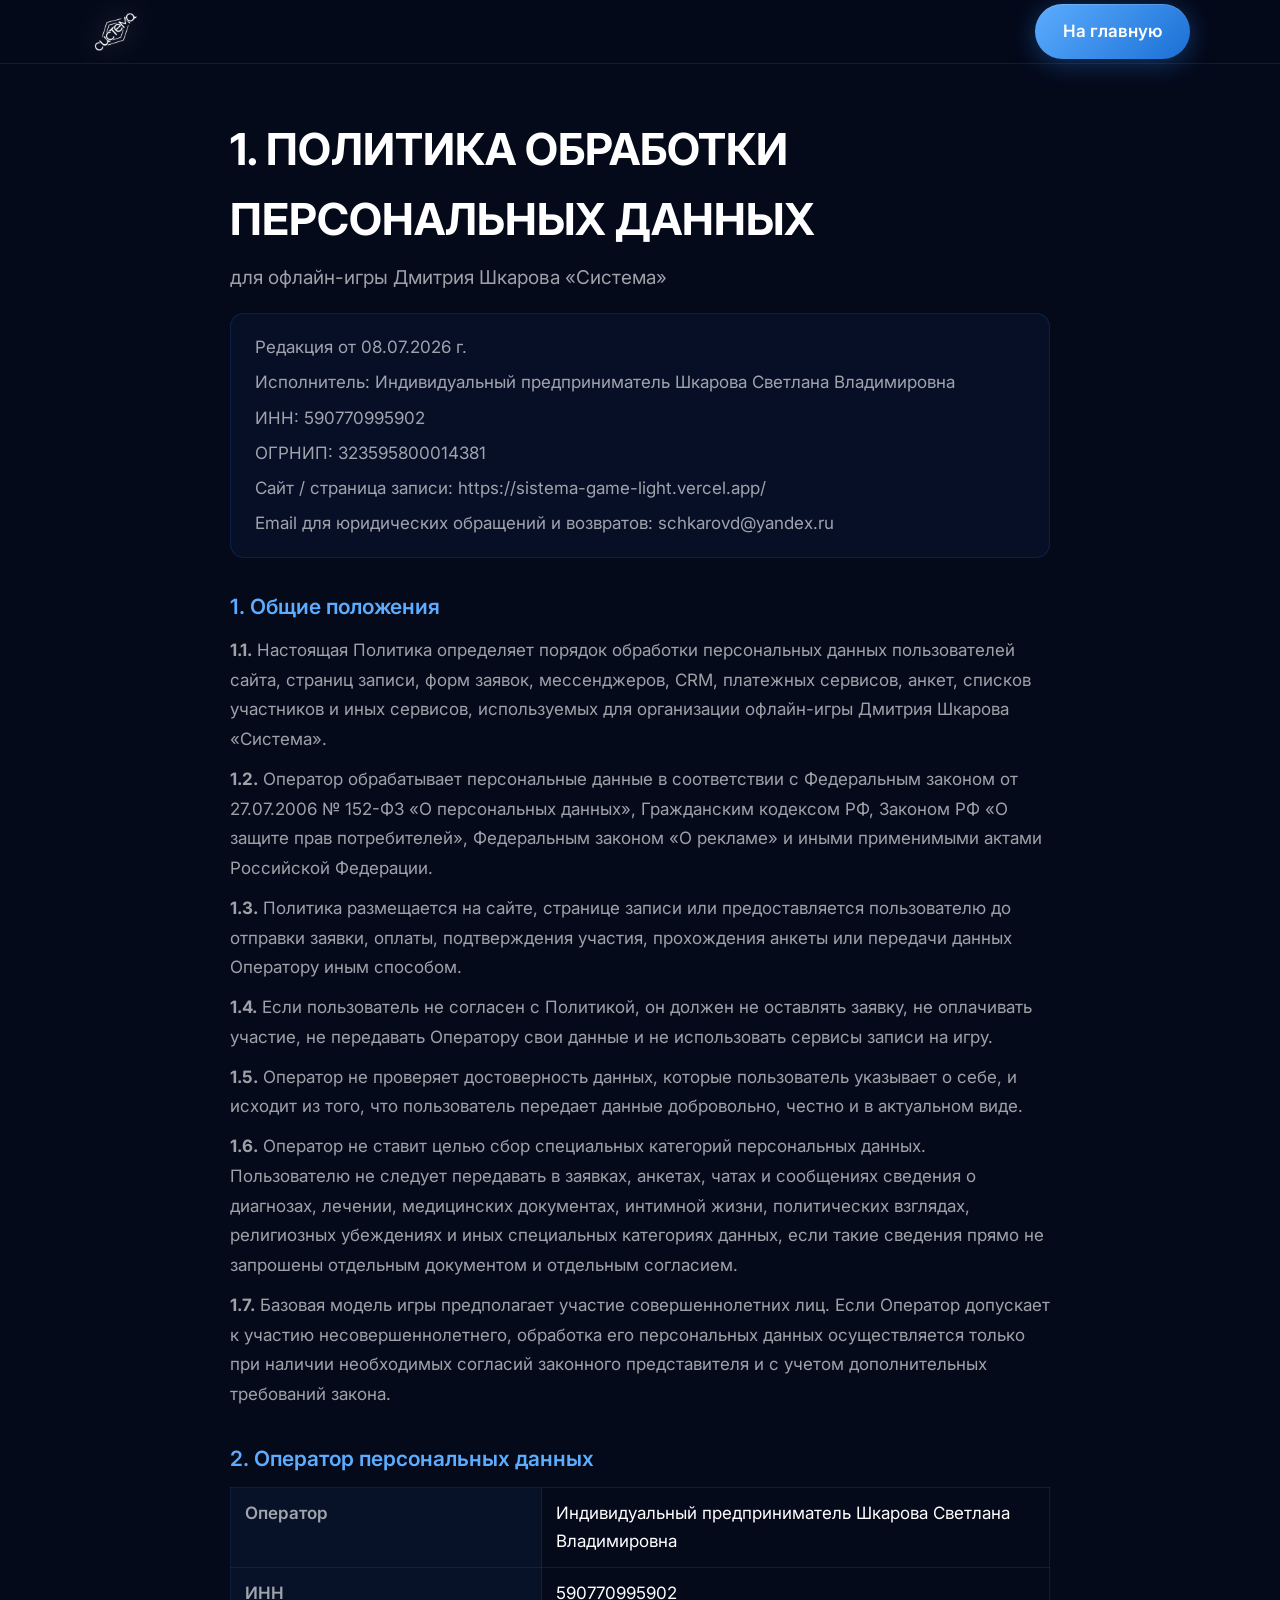
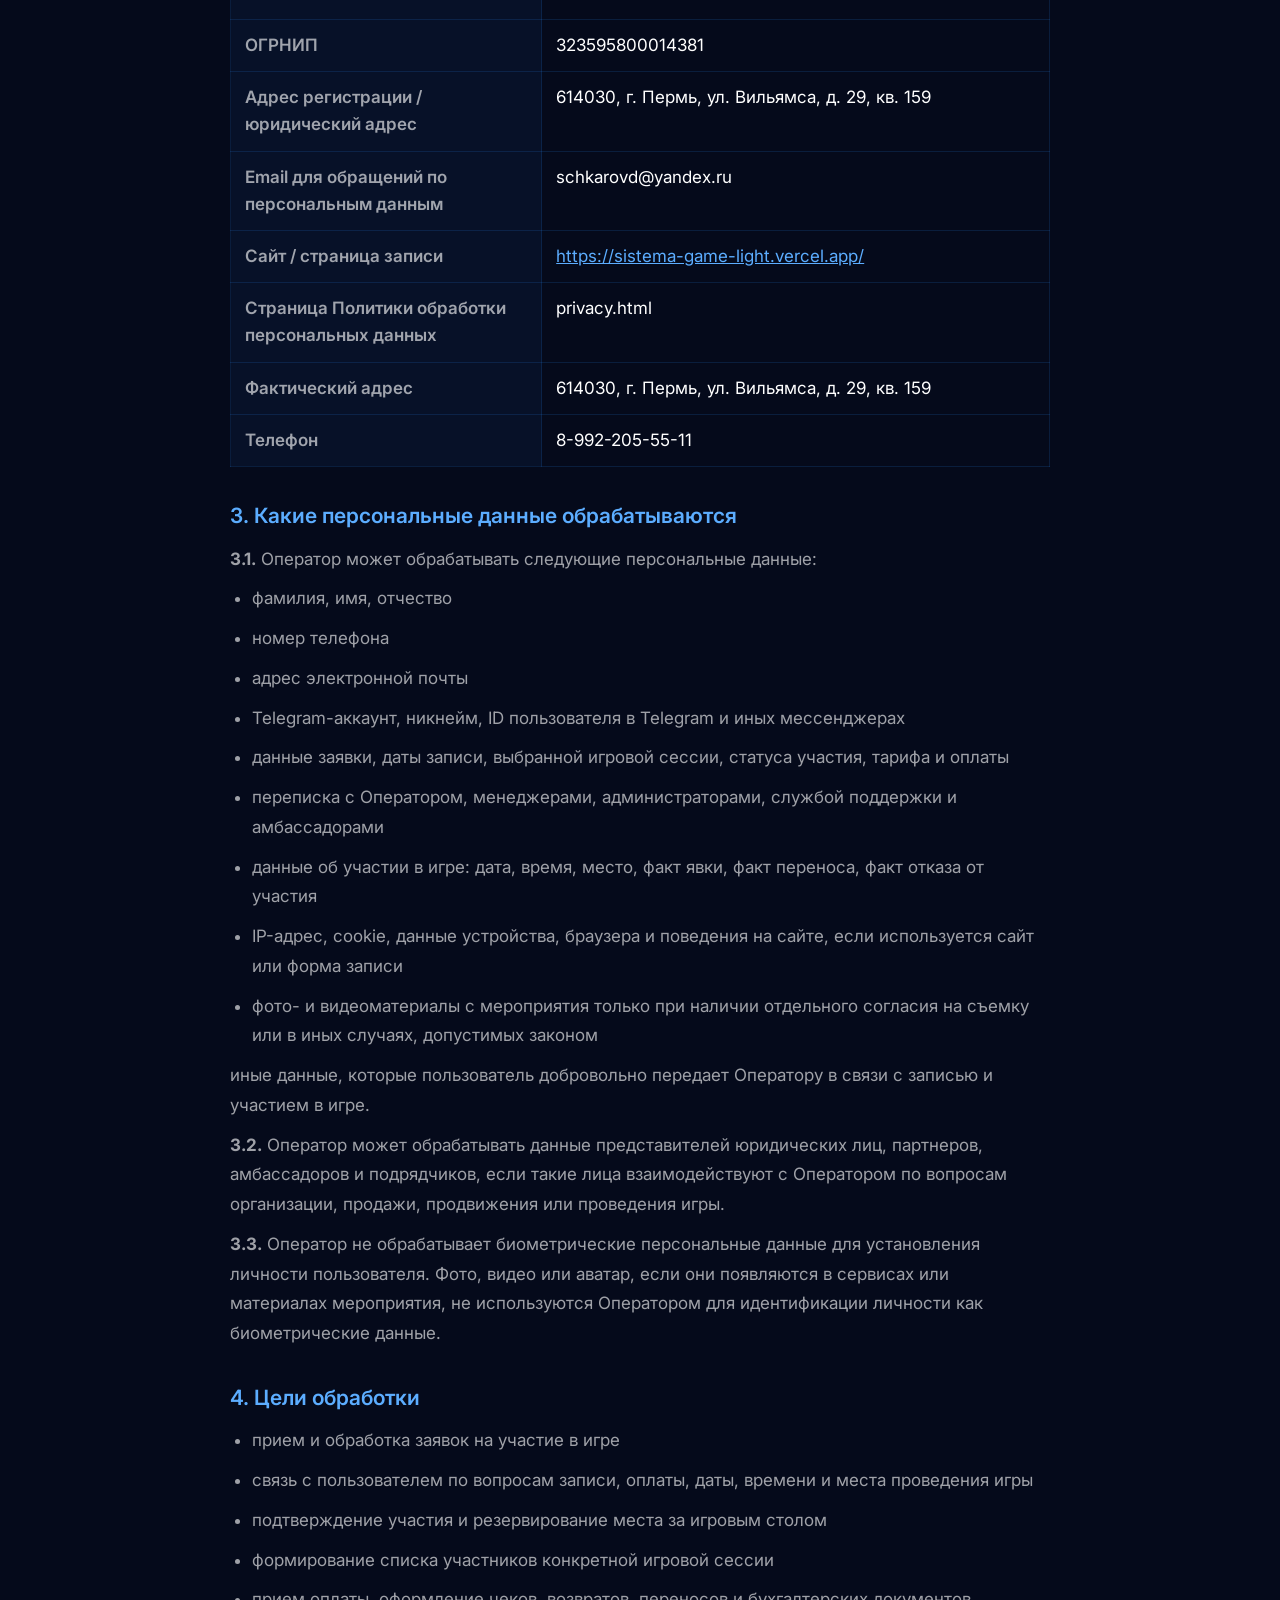
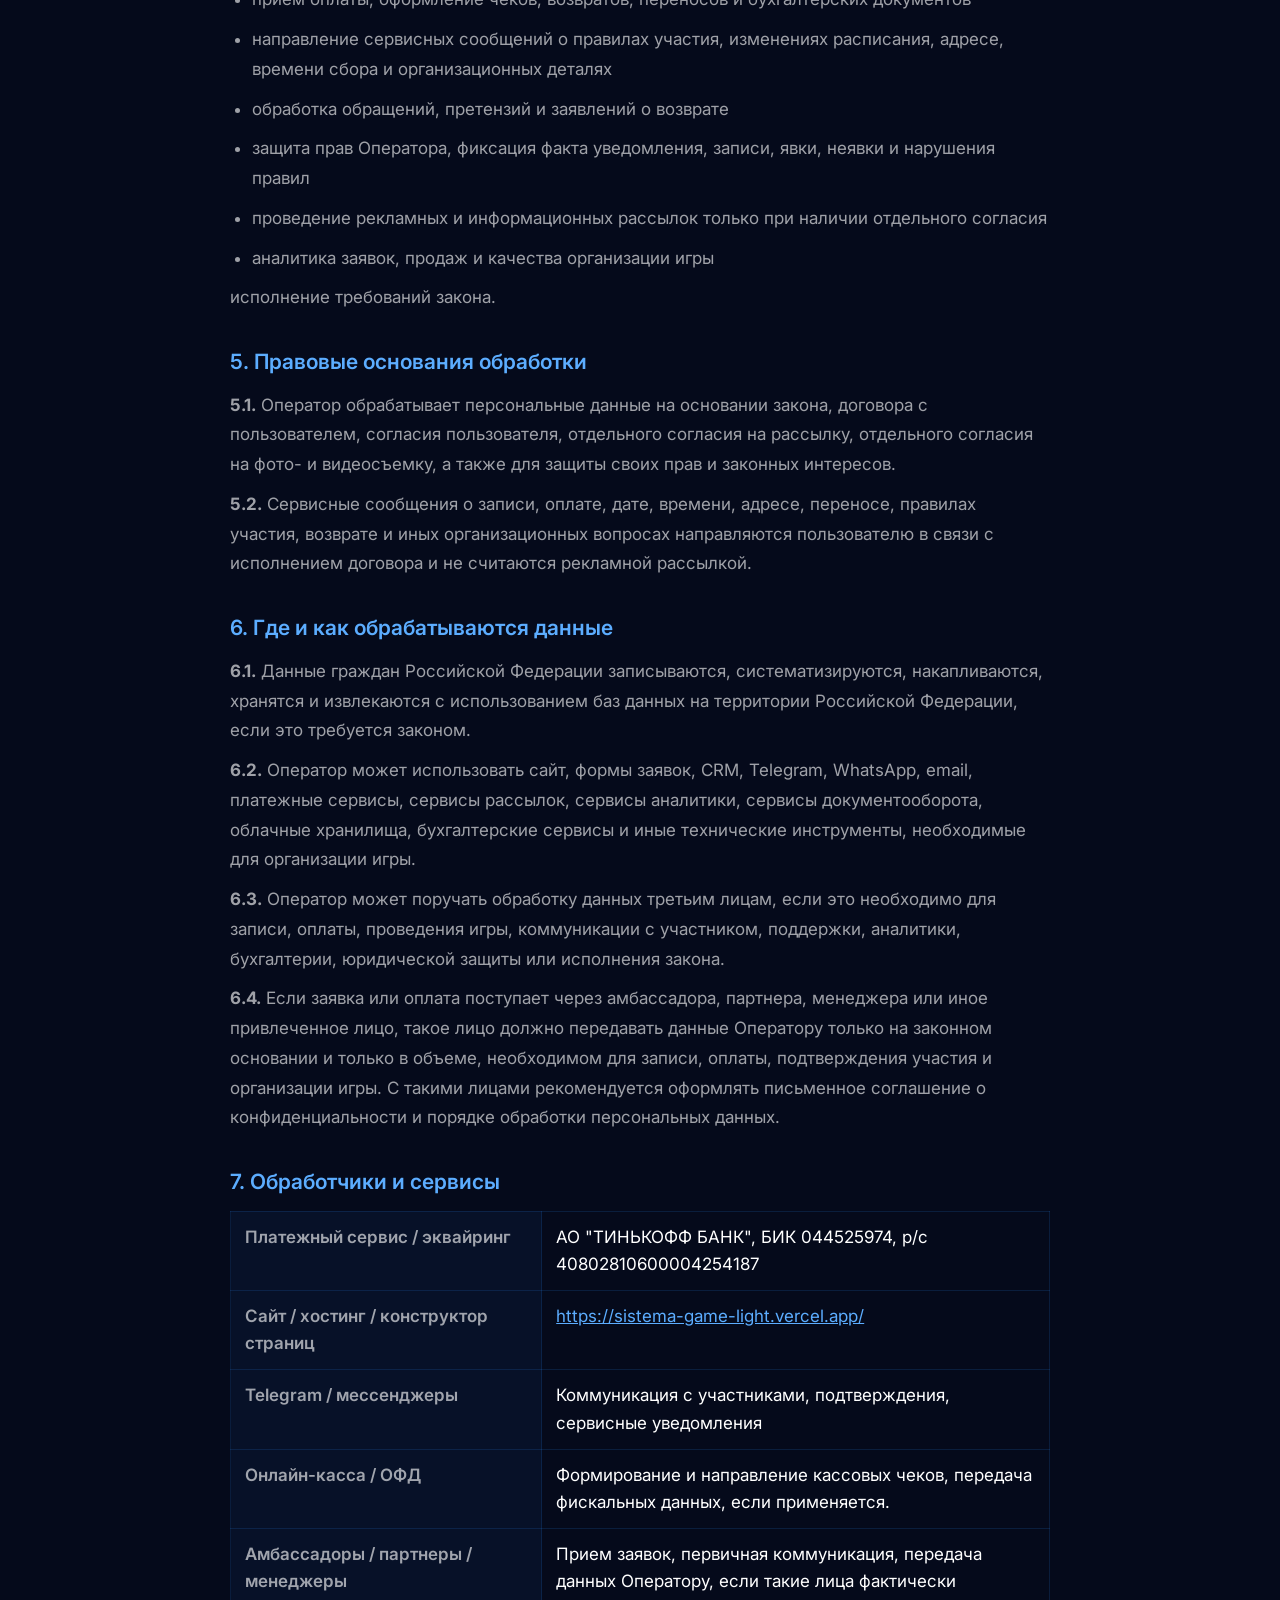
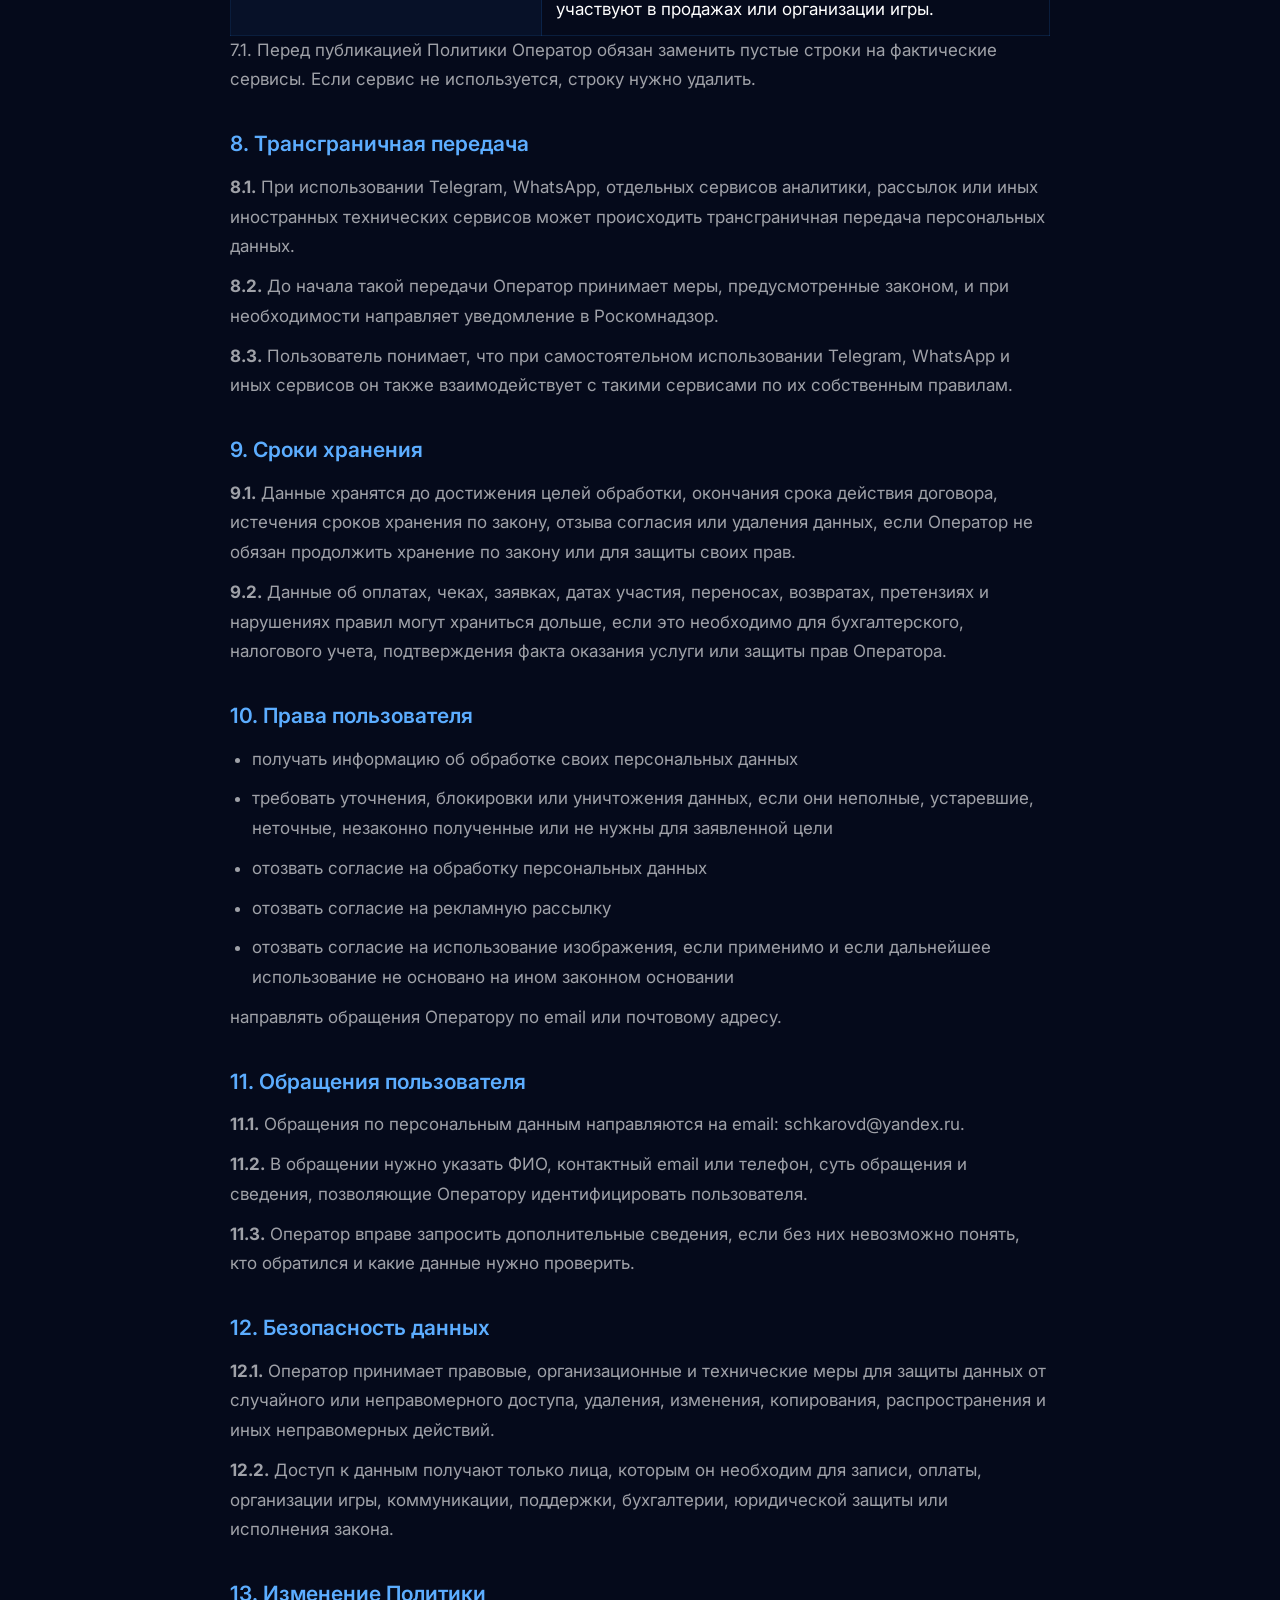
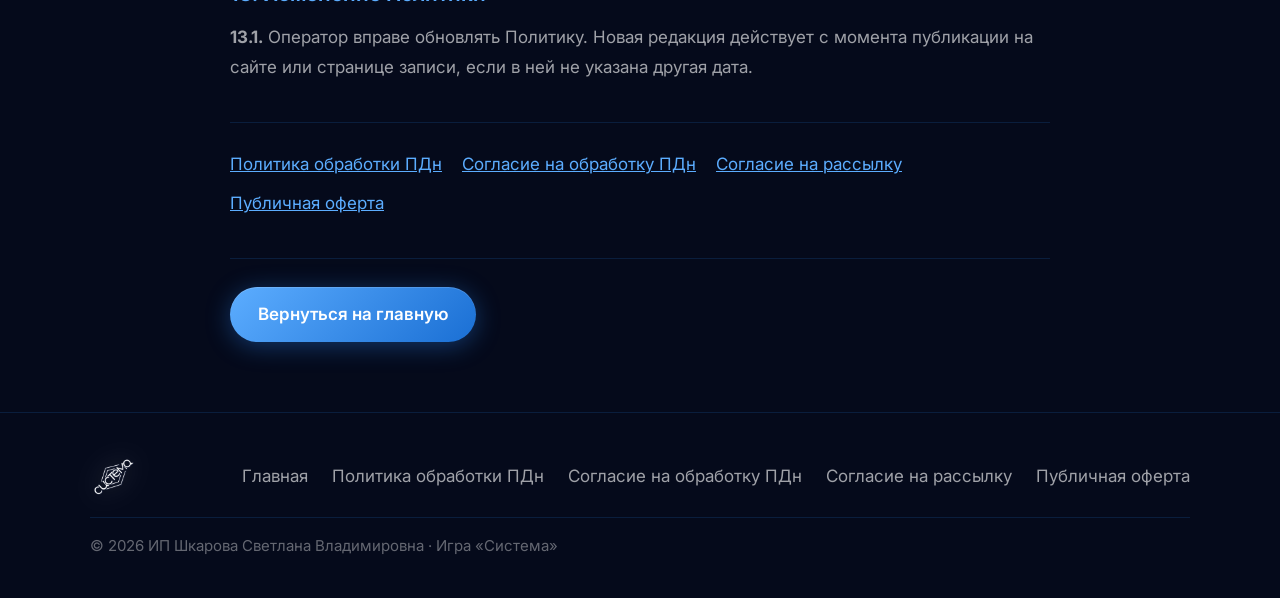
<file: privacy.html>
<!DOCTYPE html>
<html lang="ru">
<head>
  <meta charset="UTF-8">
  <meta name="viewport" content="width=device-width, initial-scale=1.0, viewport-fit=cover">
  <title>Политика обработки персональных данных — Игра «Система»</title>
  <link rel="preconnect" href="https://fonts.googleapis.com">
  <link rel="preconnect" href="https://fonts.gstatic.com" crossorigin>
  <link href="https://fonts.googleapis.com/css2?family=Inter:wght@400;500;600;700;800&display=swap" rel="stylesheet">
  <link rel="icon" href="assets/logo.png" type="image/png">
  <link rel="stylesheet" href="styles.css">
</head>
<body class="page-legal">
  <header class="header header--scrolled">
    <div class="container header__inner">
      <a href="index.html" class="logo">
        <img src="assets/logo.png" alt="Система" class="logo__img">
      </a>
      <a href="index.html" class="btn btn--primary">На главную</a>
    </div>
  </header>
  <main class="legal">
    <div class="container legal__inner legal__inner--wide">
<h1 class="legal__title">1. ПОЛИТИКА ОБРАБОТКИ ПЕРСОНАЛЬНЫХ ДАННЫХ</h1>
<p class="legal__lead">для офлайн-игры Дмитрия Шкарова «Система»</p>
<div class="legal__meta">
<p>Редакция от 08.07.2026 г.</p>
<p>Исполнитель: Индивидуальный предприниматель Шкарова Светлана Владимировна</p>
<p>ИНН: 590770995902</p>
<p>ОГРНИП: 323595800014381</p>
<p>Сайт / страница записи: <a href="https://sistema-game-light.vercel.app/" target="_blank" rel="noopener">https://sistema-game-light.vercel.app/</a></p>
<p>Email для юридических обращений и возвратов: schkarovd@yandex.ru</p>
</div>
<section class="legal__section"><h2>1. Общие положения</h2>
<p><strong>1.1.</strong> Настоящая Политика определяет порядок обработки персональных данных пользователей сайта, страниц записи, форм заявок, мессенджеров, CRM, платежных сервисов, анкет, списков участников и иных сервисов, используемых для организации офлайн-игры Дмитрия Шкарова «Система».</p>
<p><strong>1.2.</strong> Оператор обрабатывает персональные данные в соответствии с Федеральным законом от 27.07.2006 № 152-ФЗ «О персональных данных», Гражданским кодексом РФ, Законом РФ «О защите прав потребителей», Федеральным законом «О рекламе» и иными применимыми актами Российской Федерации.</p>
<p><strong>1.3.</strong> Политика размещается на сайте, странице записи или предоставляется пользователю до отправки заявки, оплаты, подтверждения участия, прохождения анкеты или передачи данных Оператору иным способом.</p>
<p><strong>1.4.</strong> Если пользователь не согласен с Политикой, он должен не оставлять заявку, не оплачивать участие, не передавать Оператору свои данные и не использовать сервисы записи на игру.</p>
<p><strong>1.5.</strong> Оператор не проверяет достоверность данных, которые пользователь указывает о себе, и исходит из того, что пользователь передает данные добровольно, честно и в актуальном виде.</p>
<p><strong>1.6.</strong> Оператор не ставит целью сбор специальных категорий персональных данных. Пользователю не следует передавать в заявках, анкетах, чатах и сообщениях сведения о диагнозах, лечении, медицинских документах, интимной жизни, политических взглядах, религиозных убеждениях и иных специальных категориях данных, если такие сведения прямо не запрошены отдельным документом и отдельным согласием.</p>
<p><strong>1.7.</strong> Базовая модель игры предполагает участие совершеннолетних лиц. Если Оператор допускает к участию несовершеннолетнего, обработка его персональных данных осуществляется только при наличии необходимых согласий законного представителя и с учетом дополнительных требований закона.</p>
</section>
<section class="legal__section"><h2>2. Оператор персональных данных</h2>
<table class="legal__table"><tbody>
<tr><th>Оператор</th><td>Индивидуальный предприниматель Шкарова Светлана Владимировна</td></tr>
<tr><th>ИНН</th><td>590770995902</td></tr>
<tr><th>ОГРНИП</th><td>323595800014381</td></tr>
<tr><th>Адрес регистрации / юридический адрес</th><td>614030, г. Пермь, ул. Вильямса, д. 29, кв. 159</td></tr>
<tr><th>Email для обращений по персональным данным</th><td>schkarovd@yandex.ru</td></tr>
<tr><th>Сайт / страница записи</th><td><a href="https://sistema-game-light.vercel.app/" target="_blank" rel="noopener">https://sistema-game-light.vercel.app/</a></td></tr>
<tr><th>Страница Политики обработки персональных данных</th><td>privacy.html</td></tr>
<tr><th>Фактический адрес</th><td>614030, г. Пермь, ул. Вильямса, д. 29, кв. 159</td></tr>
<tr><th>Телефон</th><td>8-992-205-55-11</td></tr>
</tbody></table>
</section>
<section class="legal__section"><h2>3. Какие персональные данные обрабатываются</h2>
<p><strong>3.1.</strong> Оператор может обрабатывать следующие персональные данные:</p>
<ul>
<li>фамилия, имя, отчество</li>
<li>номер телефона</li>
<li>адрес электронной почты</li>
<li>Telegram-аккаунт, никнейм, ID пользователя в Telegram и иных мессенджерах</li>
<li>данные заявки, даты записи, выбранной игровой сессии, статуса участия, тарифа и оплаты</li>
<li>переписка с Оператором, менеджерами, администраторами, службой поддержки и амбассадорами</li>
<li>данные об участии в игре: дата, время, место, факт явки, факт переноса, факт отказа от участия</li>
<li>IP-адрес, cookie, данные устройства, браузера и поведения на сайте, если используется сайт или форма записи</li>
<li>фото- и видеоматериалы с мероприятия только при наличии отдельного согласия на съемку или в иных случаях, допустимых законом</li>
</ul>
<p>иные данные, которые пользователь добровольно передает Оператору в связи с записью и участием в игре.</p>
<p><strong>3.2.</strong> Оператор может обрабатывать данные представителей юридических лиц, партнеров, амбассадоров и подрядчиков, если такие лица взаимодействуют с Оператором по вопросам организации, продажи, продвижения или проведения игры.</p>
<p><strong>3.3.</strong> Оператор не обрабатывает биометрические персональные данные для установления личности пользователя. Фото, видео или аватар, если они появляются в сервисах или материалах мероприятия, не используются Оператором для идентификации личности как биометрические данные.</p>
</section>
<section class="legal__section"><h2>4. Цели обработки</h2>
<ul>
<li>прием и обработка заявок на участие в игре</li>
<li>связь с пользователем по вопросам записи, оплаты, даты, времени и места проведения игры</li>
<li>подтверждение участия и резервирование места за игровым столом</li>
<li>формирование списка участников конкретной игровой сессии</li>
<li>прием оплаты, оформление чеков, возвратов, переносов и бухгалтерских документов</li>
<li>направление сервисных сообщений о правилах участия, изменениях расписания, адресе, времени сбора и организационных деталях</li>
<li>обработка обращений, претензий и заявлений о возврате</li>
<li>защита прав Оператора, фиксация факта уведомления, записи, явки, неявки и нарушения правил</li>
<li>проведение рекламных и информационных рассылок только при наличии отдельного согласия</li>
<li>аналитика заявок, продаж и качества организации игры</li>
</ul>
<p>исполнение требований закона.</p>
</section>
<section class="legal__section"><h2>5. Правовые основания обработки</h2>
<p><strong>5.1.</strong> Оператор обрабатывает персональные данные на основании закона, договора с пользователем, согласия пользователя, отдельного согласия на рассылку, отдельного согласия на фото- и видеосъемку, а также для защиты своих прав и законных интересов.</p>
<p><strong>5.2.</strong> Сервисные сообщения о записи, оплате, дате, времени, адресе, переносе, правилах участия, возврате и иных организационных вопросах направляются пользователю в связи с исполнением договора и не считаются рекламной рассылкой.</p>
</section>
<section class="legal__section"><h2>6. Где и как обрабатываются данные</h2>
<p><strong>6.1.</strong> Данные граждан Российской Федерации записываются, систематизируются, накапливаются, хранятся и извлекаются с использованием баз данных на территории Российской Федерации, если это требуется законом.</p>
<p><strong>6.2.</strong> Оператор может использовать сайт, формы заявок, CRM, Telegram, WhatsApp, email, платежные сервисы, сервисы рассылок, сервисы аналитики, сервисы документооборота, облачные хранилища, бухгалтерские сервисы и иные технические инструменты, необходимые для организации игры.</p>
<p><strong>6.3.</strong> Оператор может поручать обработку данных третьим лицам, если это необходимо для записи, оплаты, проведения игры, коммуникации с участником, поддержки, аналитики, бухгалтерии, юридической защиты или исполнения закона.</p>
<p><strong>6.4.</strong> Если заявка или оплата поступает через амбассадора, партнера, менеджера или иное привлеченное лицо, такое лицо должно передавать данные Оператору только на законном основании и только в объеме, необходимом для записи, оплаты, подтверждения участия и организации игры. С такими лицами рекомендуется оформлять письменное соглашение о конфиденциальности и порядке обработки персональных данных.</p>
</section>
<section class="legal__section"><h2>7. Обработчики и сервисы</h2>
<table class="legal__table"><tbody>
<tr><th>Платежный сервис / эквайринг</th><td>АО &quot;ТИНЬКОФФ БАНК&quot;, БИК 044525974, р/с 40802810600004254187</td></tr>
<tr><th>Сайт / хостинг / конструктор страниц</th><td><a href="https://sistema-game-light.vercel.app/" target="_blank" rel="noopener">https://sistema-game-light.vercel.app/</a></td></tr>
<tr><th>Telegram / мессенджеры</th><td>Коммуникация с участниками, подтверждения, сервисные уведомления</td></tr>
<tr><th>Онлайн-касса / ОФД</th><td>Формирование и направление кассовых чеков, передача фискальных данных, если применяется.</td></tr>
<tr><th>Амбассадоры / партнеры / менеджеры</th><td>Прием заявок, первичная коммуникация, передача данных Оператору, если такие лица фактически участвуют в продажах или организации игры.</td></tr>
</tbody></table>
<p>7.1. Перед публикацией Политики Оператор обязан заменить пустые строки на фактические сервисы. Если сервис не используется, строку нужно удалить.</p>
</section>
<section class="legal__section"><h2>8. Трансграничная передача</h2>
<p><strong>8.1.</strong> При использовании Telegram, WhatsApp, отдельных сервисов аналитики, рассылок или иных иностранных технических сервисов может происходить трансграничная передача персональных данных.</p>
<p><strong>8.2.</strong> До начала такой передачи Оператор принимает меры, предусмотренные законом, и при необходимости направляет уведомление в Роскомнадзор.</p>
<p><strong>8.3.</strong> Пользователь понимает, что при самостоятельном использовании Telegram, WhatsApp и иных сервисов он также взаимодействует с такими сервисами по их собственным правилам.</p>
</section>
<section class="legal__section"><h2>9. Сроки хранения</h2>
<p><strong>9.1.</strong> Данные хранятся до достижения целей обработки, окончания срока действия договора, истечения сроков хранения по закону, отзыва согласия или удаления данных, если Оператор не обязан продолжить хранение по закону или для защиты своих прав.</p>
<p><strong>9.2.</strong> Данные об оплатах, чеках, заявках, датах участия, переносах, возвратах, претензиях и нарушениях правил могут храниться дольше, если это необходимо для бухгалтерского, налогового учета, подтверждения факта оказания услуги или защиты прав Оператора.</p>
</section>
<section class="legal__section"><h2>10. Права пользователя</h2>
<ul>
<li>получать информацию об обработке своих персональных данных</li>
<li>требовать уточнения, блокировки или уничтожения данных, если они неполные, устаревшие, неточные, незаконно полученные или не нужны для заявленной цели</li>
<li>отозвать согласие на обработку персональных данных</li>
<li>отозвать согласие на рекламную рассылку</li>
<li>отозвать согласие на использование изображения, если применимо и если дальнейшее использование не основано на ином законном основании</li>
</ul>
<p>направлять обращения Оператору по email или почтовому адресу.</p>
</section>
<section class="legal__section"><h2>11. Обращения пользователя</h2>
<p><strong>11.1.</strong> Обращения по персональным данным направляются на email: schkarovd@yandex.ru.</p>
<p><strong>11.2.</strong> В обращении нужно указать ФИО, контактный email или телефон, суть обращения и сведения, позволяющие Оператору идентифицировать пользователя.</p>
<p><strong>11.3.</strong> Оператор вправе запросить дополнительные сведения, если без них невозможно понять, кто обратился и какие данные нужно проверить.</p>
</section>
<section class="legal__section"><h2>12. Безопасность данных</h2>
<p><strong>12.1.</strong> Оператор принимает правовые, организационные и технические меры для защиты данных от случайного или неправомерного доступа, удаления, изменения, копирования, распространения и иных неправомерных действий.</p>
<p><strong>12.2.</strong> Доступ к данным получают только лица, которым он необходим для записи, оплаты, организации игры, коммуникации, поддержки, бухгалтерии, юридической защиты или исполнения закона.</p>
</section>
<section class="legal__section"><h2>13. Изменение Политики</h2>
<p><strong>13.1.</strong> Оператор вправе обновлять Политику. Новая редакция действует с момента публикации на сайте или странице записи, если в ней не указана другая дата.</p>
</section>
      <nav class="legal__nav">
        <a href="privacy.html">Политика обработки ПДн</a>
        <a href="legal/consent-pd.html">Согласие на обработку ПДн</a>
        <a href="legal/consent-mailing.html">Согласие на рассылку</a>
        <a href="legal/offer.html">Публичная оферта</a>
      </nav>
      <div class="legal__back">
        <a href="index.html" class="btn btn--primary">Вернуться на главную</a>
      </div>
    </div>
  </main>
  <footer class="footer">
    <div class="container footer__inner">
      <div class="footer__brand">
        <img src="assets/logo.png" alt="Система" class="logo__img logo__img--footer">
      </div>
      <div class="footer__links">
        <a href="index.html">Главная</a>
        <a href="privacy.html">Политика обработки ПДн</a>
        <a href="legal/consent-pd.html">Согласие на обработку ПДн</a>
        <a href="legal/consent-mailing.html">Согласие на рассылку</a>
        <a href="legal/offer.html">Публичная оферта</a>
      </div>
      <p class="footer__copy">© 2026 ИП Шкарова Светлана Владимировна · Игра «Система»</p>
    </div>
  </footer>
</body>
</html>
</file>
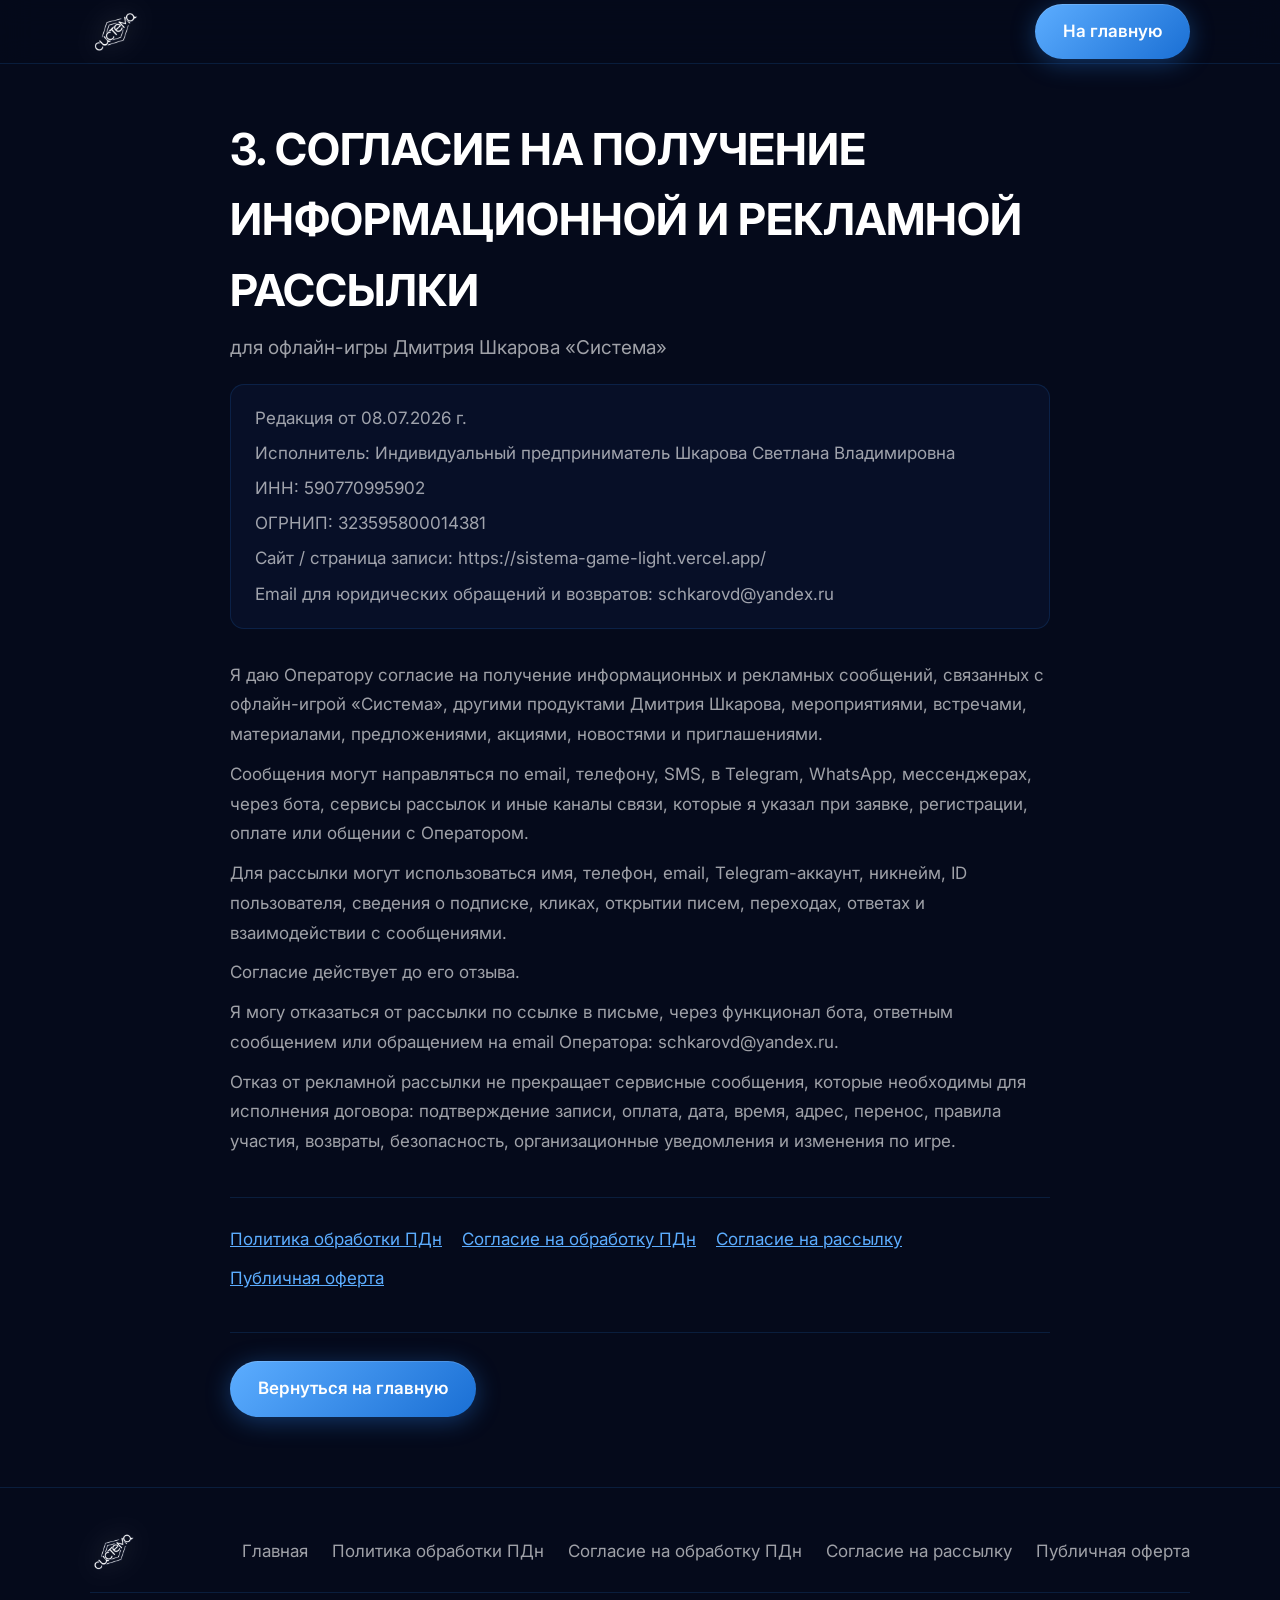
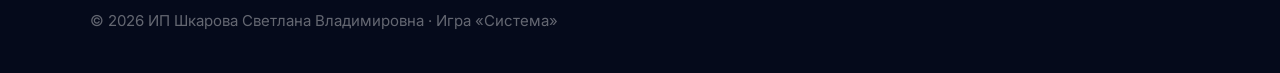
<file: legal/consent-mailing.html>
<!DOCTYPE html>
<html lang="ru">
<head>
  <meta charset="UTF-8">
  <meta name="viewport" content="width=device-width, initial-scale=1.0, viewport-fit=cover">
  <title>Согласие на получение рассылки — Игра «Система»</title>
  <link rel="preconnect" href="https://fonts.googleapis.com">
  <link rel="preconnect" href="https://fonts.gstatic.com" crossorigin>
  <link href="https://fonts.googleapis.com/css2?family=Inter:wght@400;500;600;700;800&display=swap" rel="stylesheet">
  <link rel="icon" href="../assets/logo.png" type="image/png">
  <link rel="stylesheet" href="../styles.css">
</head>
<body class="page-legal">
  <header class="header header--scrolled">
    <div class="container header__inner">
      <a href="../index.html" class="logo">
        <img src="../assets/logo.png" alt="Система" class="logo__img">
      </a>
      <a href="../index.html" class="btn btn--primary">На главную</a>
    </div>
  </header>
  <main class="legal">
    <div class="container legal__inner legal__inner--wide">
<h1 class="legal__title">3. СОГЛАСИЕ НА ПОЛУЧЕНИЕ ИНФОРМАЦИОННОЙ И РЕКЛАМНОЙ РАССЫЛКИ</h1>
<p class="legal__lead">для офлайн-игры Дмитрия Шкарова «Система»</p>
<div class="legal__meta">
<p>Редакция от 08.07.2026 г.</p>
<p>Исполнитель: Индивидуальный предприниматель Шкарова Светлана Владимировна</p>
<p>ИНН: 590770995902</p>
<p>ОГРНИП: 323595800014381</p>
<p>Сайт / страница записи: <a href="https://sistema-game-light.vercel.app/" target="_blank" rel="noopener">https://sistema-game-light.vercel.app/</a></p>
<p>Email для юридических обращений и возвратов: schkarovd@yandex.ru</p>
</div>
<section class="legal__section">
<p>Я даю Оператору согласие на получение информационных и рекламных сообщений, связанных с офлайн-игрой «Система», другими продуктами Дмитрия Шкарова, мероприятиями, встречами, материалами, предложениями, акциями, новостями и приглашениями.</p>
<p>Сообщения могут направляться по email, телефону, SMS, в Telegram, WhatsApp, мессенджерах, через бота, сервисы рассылок и иные каналы связи, которые я указал при заявке, регистрации, оплате или общении с Оператором.</p>
<p>Для рассылки могут использоваться имя, телефон, email, Telegram-аккаунт, никнейм, ID пользователя, сведения о подписке, кликах, открытии писем, переходах, ответах и взаимодействии с сообщениями.</p>
<p>Согласие действует до его отзыва.</p>
<p>Я могу отказаться от рассылки по ссылке в письме, через функционал бота, ответным сообщением или обращением на email Оператора: schkarovd@yandex.ru.</p>
<p>Отказ от рекламной рассылки не прекращает сервисные сообщения, которые необходимы для исполнения договора: подтверждение записи, оплата, дата, время, адрес, перенос, правила участия, возвраты, безопасность, организационные уведомления и изменения по игре.</p>
</section>
      <nav class="legal__nav">
        <a href="../privacy.html">Политика обработки ПДн</a>
        <a href="consent-pd.html">Согласие на обработку ПДн</a>
        <a href="consent-mailing.html">Согласие на рассылку</a>
        <a href="offer.html">Публичная оферта</a>
      </nav>
      <div class="legal__back">
        <a href="../index.html" class="btn btn--primary">Вернуться на главную</a>
      </div>
    </div>
  </main>
  <footer class="footer">
    <div class="container footer__inner">
      <div class="footer__brand">
        <img src="../assets/logo.png" alt="Система" class="logo__img logo__img--footer">
      </div>
      <div class="footer__links">
        <a href="../index.html">Главная</a>
        <a href="../privacy.html">Политика обработки ПДн</a>
        <a href="consent-pd.html">Согласие на обработку ПДн</a>
        <a href="consent-mailing.html">Согласие на рассылку</a>
        <a href="offer.html">Публичная оферта</a>
      </div>
      <p class="footer__copy">© 2026 ИП Шкарова Светлана Владимировна · Игра «Система»</p>
    </div>
  </footer>
</body>
</html>
</file>
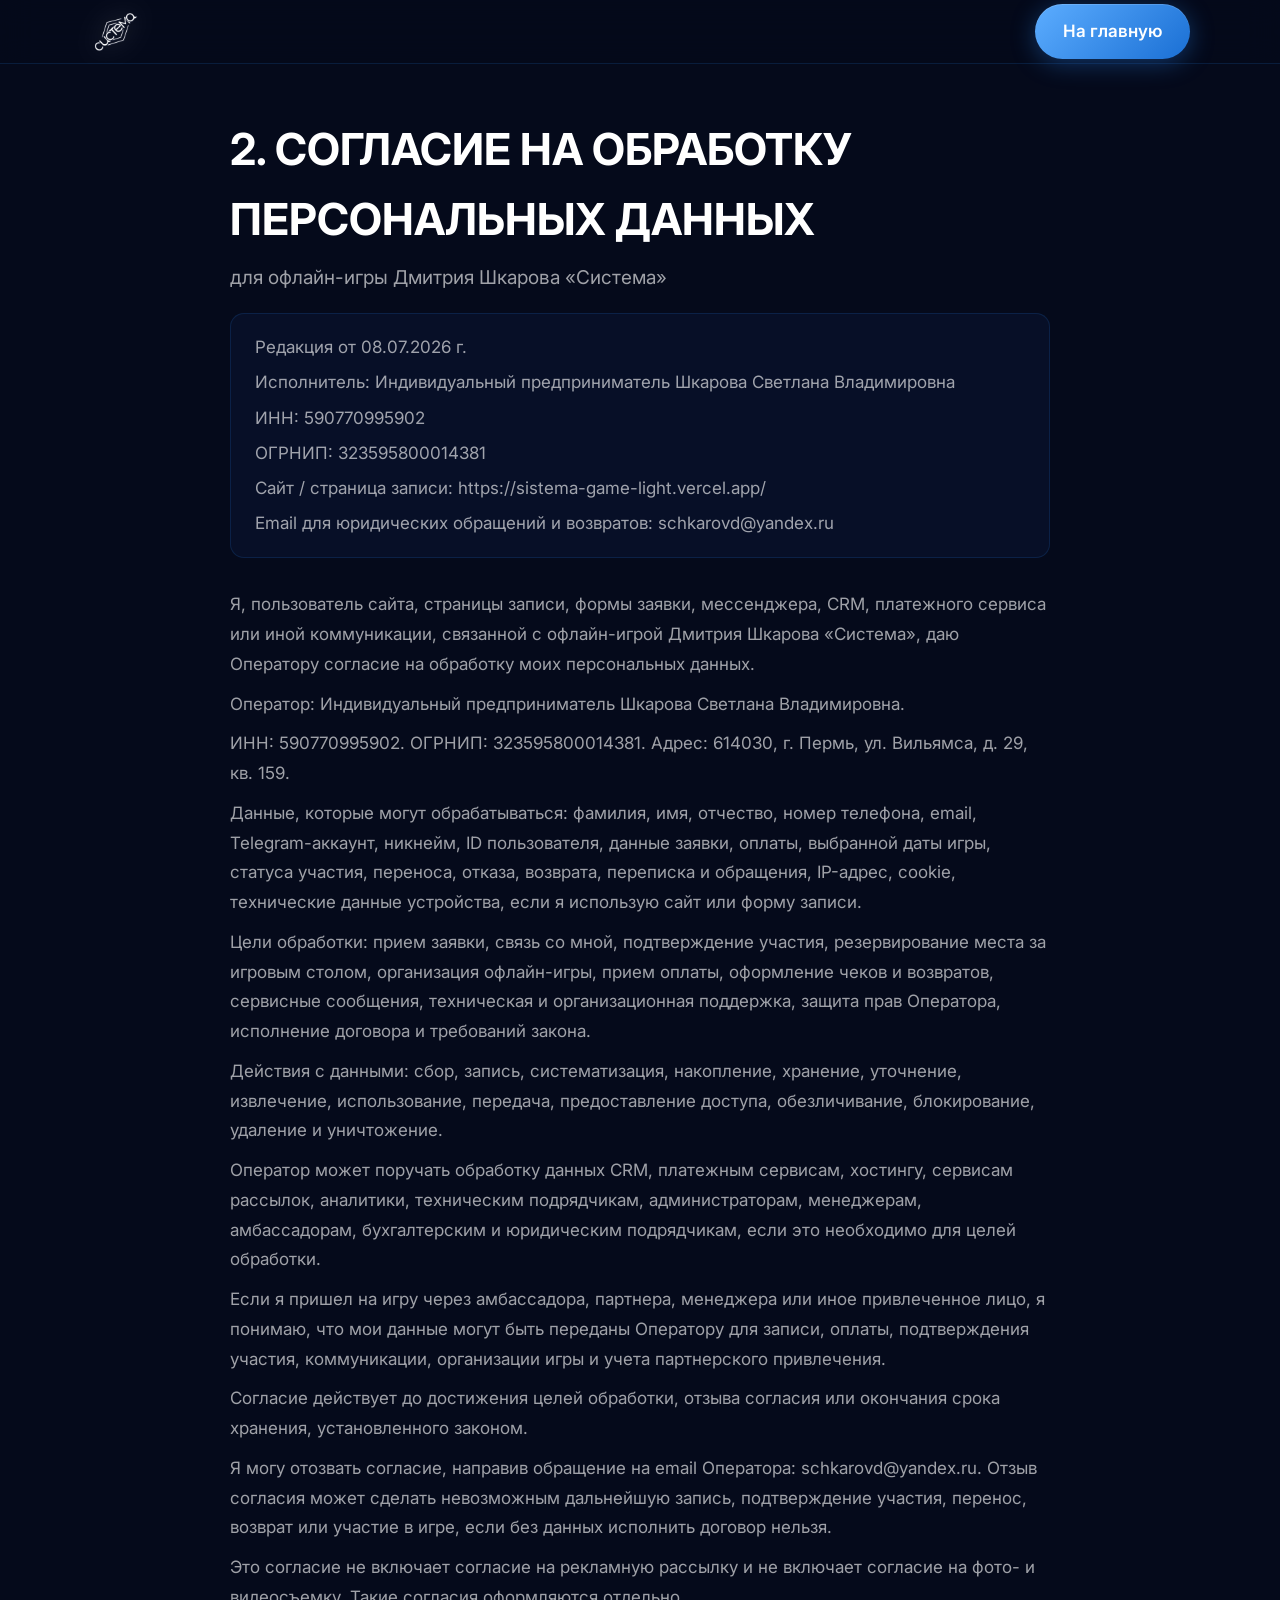
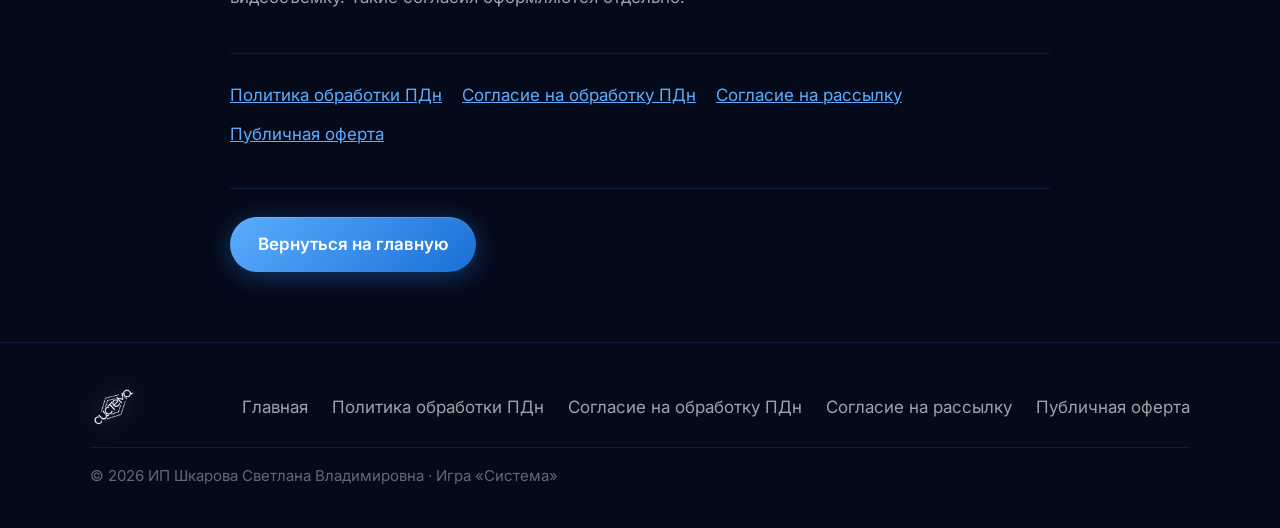
<file: legal/consent-pd.html>
<!DOCTYPE html>
<html lang="ru">
<head>
  <meta charset="UTF-8">
  <meta name="viewport" content="width=device-width, initial-scale=1.0, viewport-fit=cover">
  <title>Согласие на обработку персональных данных — Игра «Система»</title>
  <link rel="preconnect" href="https://fonts.googleapis.com">
  <link rel="preconnect" href="https://fonts.gstatic.com" crossorigin>
  <link href="https://fonts.googleapis.com/css2?family=Inter:wght@400;500;600;700;800&display=swap" rel="stylesheet">
  <link rel="icon" href="../assets/logo.png" type="image/png">
  <link rel="stylesheet" href="../styles.css">
</head>
<body class="page-legal">
  <header class="header header--scrolled">
    <div class="container header__inner">
      <a href="../index.html" class="logo">
        <img src="../assets/logo.png" alt="Система" class="logo__img">
      </a>
      <a href="../index.html" class="btn btn--primary">На главную</a>
    </div>
  </header>
  <main class="legal">
    <div class="container legal__inner legal__inner--wide">
<h1 class="legal__title">2. СОГЛАСИЕ НА ОБРАБОТКУ ПЕРСОНАЛЬНЫХ ДАННЫХ</h1>
<p class="legal__lead">для офлайн-игры Дмитрия Шкарова «Система»</p>
<div class="legal__meta">
<p>Редакция от 08.07.2026 г.</p>
<p>Исполнитель: Индивидуальный предприниматель Шкарова Светлана Владимировна</p>
<p>ИНН: 590770995902</p>
<p>ОГРНИП: 323595800014381</p>
<p>Сайт / страница записи: <a href="https://sistema-game-light.vercel.app/" target="_blank" rel="noopener">https://sistema-game-light.vercel.app/</a></p>
<p>Email для юридических обращений и возвратов: schkarovd@yandex.ru</p>
</div>
<section class="legal__section">
<p>Я, пользователь сайта, страницы записи, формы заявки, мессенджера, CRM, платежного сервиса или иной коммуникации, связанной с офлайн-игрой Дмитрия Шкарова «Система», даю Оператору согласие на обработку моих персональных данных.</p>
<p>Оператор: Индивидуальный предприниматель Шкарова Светлана Владимировна.</p>
<p>ИНН: 590770995902. ОГРНИП: 323595800014381. Адрес: 614030, г. Пермь, ул. Вильямса, д. 29, кв. 159.</p>
<p>Данные, которые могут обрабатываться: фамилия, имя, отчество, номер телефона, email, Telegram-аккаунт, никнейм, ID пользователя, данные заявки, оплаты, выбранной даты игры, статуса участия, переноса, отказа, возврата, переписка и обращения, IP-адрес, cookie, технические данные устройства, если я использую сайт или форму записи.</p>
<p>Цели обработки: прием заявки, связь со мной, подтверждение участия, резервирование места за игровым столом, организация офлайн-игры, прием оплаты, оформление чеков и возвратов, сервисные сообщения, техническая и организационная поддержка, защита прав Оператора, исполнение договора и требований закона.</p>
<p>Действия с данными: сбор, запись, систематизация, накопление, хранение, уточнение, извлечение, использование, передача, предоставление доступа, обезличивание, блокирование, удаление и уничтожение.</p>
<p>Оператор может поручать обработку данных CRM, платежным сервисам, хостингу, сервисам рассылок, аналитики, техническим подрядчикам, администраторам, менеджерам, амбассадорам, бухгалтерским и юридическим подрядчикам, если это необходимо для целей обработки.</p>
<p>Если я пришел на игру через амбассадора, партнера, менеджера или иное привлеченное лицо, я понимаю, что мои данные могут быть переданы Оператору для записи, оплаты, подтверждения участия, коммуникации, организации игры и учета партнерского привлечения.</p>
<p>Согласие действует до достижения целей обработки, отзыва согласия или окончания срока хранения, установленного законом.</p>
<p>Я могу отозвать согласие, направив обращение на email Оператора: schkarovd@yandex.ru. Отзыв согласия может сделать невозможным дальнейшую запись, подтверждение участия, перенос, возврат или участие в игре, если без данных исполнить договор нельзя.</p>
<p>Это согласие не включает согласие на рекламную рассылку и не включает согласие на фото- и видеосъемку. Такие согласия оформляются отдельно.</p>
</section>
      <nav class="legal__nav">
        <a href="../privacy.html">Политика обработки ПДн</a>
        <a href="consent-pd.html">Согласие на обработку ПДн</a>
        <a href="consent-mailing.html">Согласие на рассылку</a>
        <a href="offer.html">Публичная оферта</a>
      </nav>
      <div class="legal__back">
        <a href="../index.html" class="btn btn--primary">Вернуться на главную</a>
      </div>
    </div>
  </main>
  <footer class="footer">
    <div class="container footer__inner">
      <div class="footer__brand">
        <img src="../assets/logo.png" alt="Система" class="logo__img logo__img--footer">
      </div>
      <div class="footer__links">
        <a href="../index.html">Главная</a>
        <a href="../privacy.html">Политика обработки ПДн</a>
        <a href="consent-pd.html">Согласие на обработку ПДн</a>
        <a href="consent-mailing.html">Согласие на рассылку</a>
        <a href="offer.html">Публичная оферта</a>
      </div>
      <p class="footer__copy">© 2026 ИП Шкарова Светлана Владимировна · Игра «Система»</p>
    </div>
  </footer>
</body>
</html>
</file>
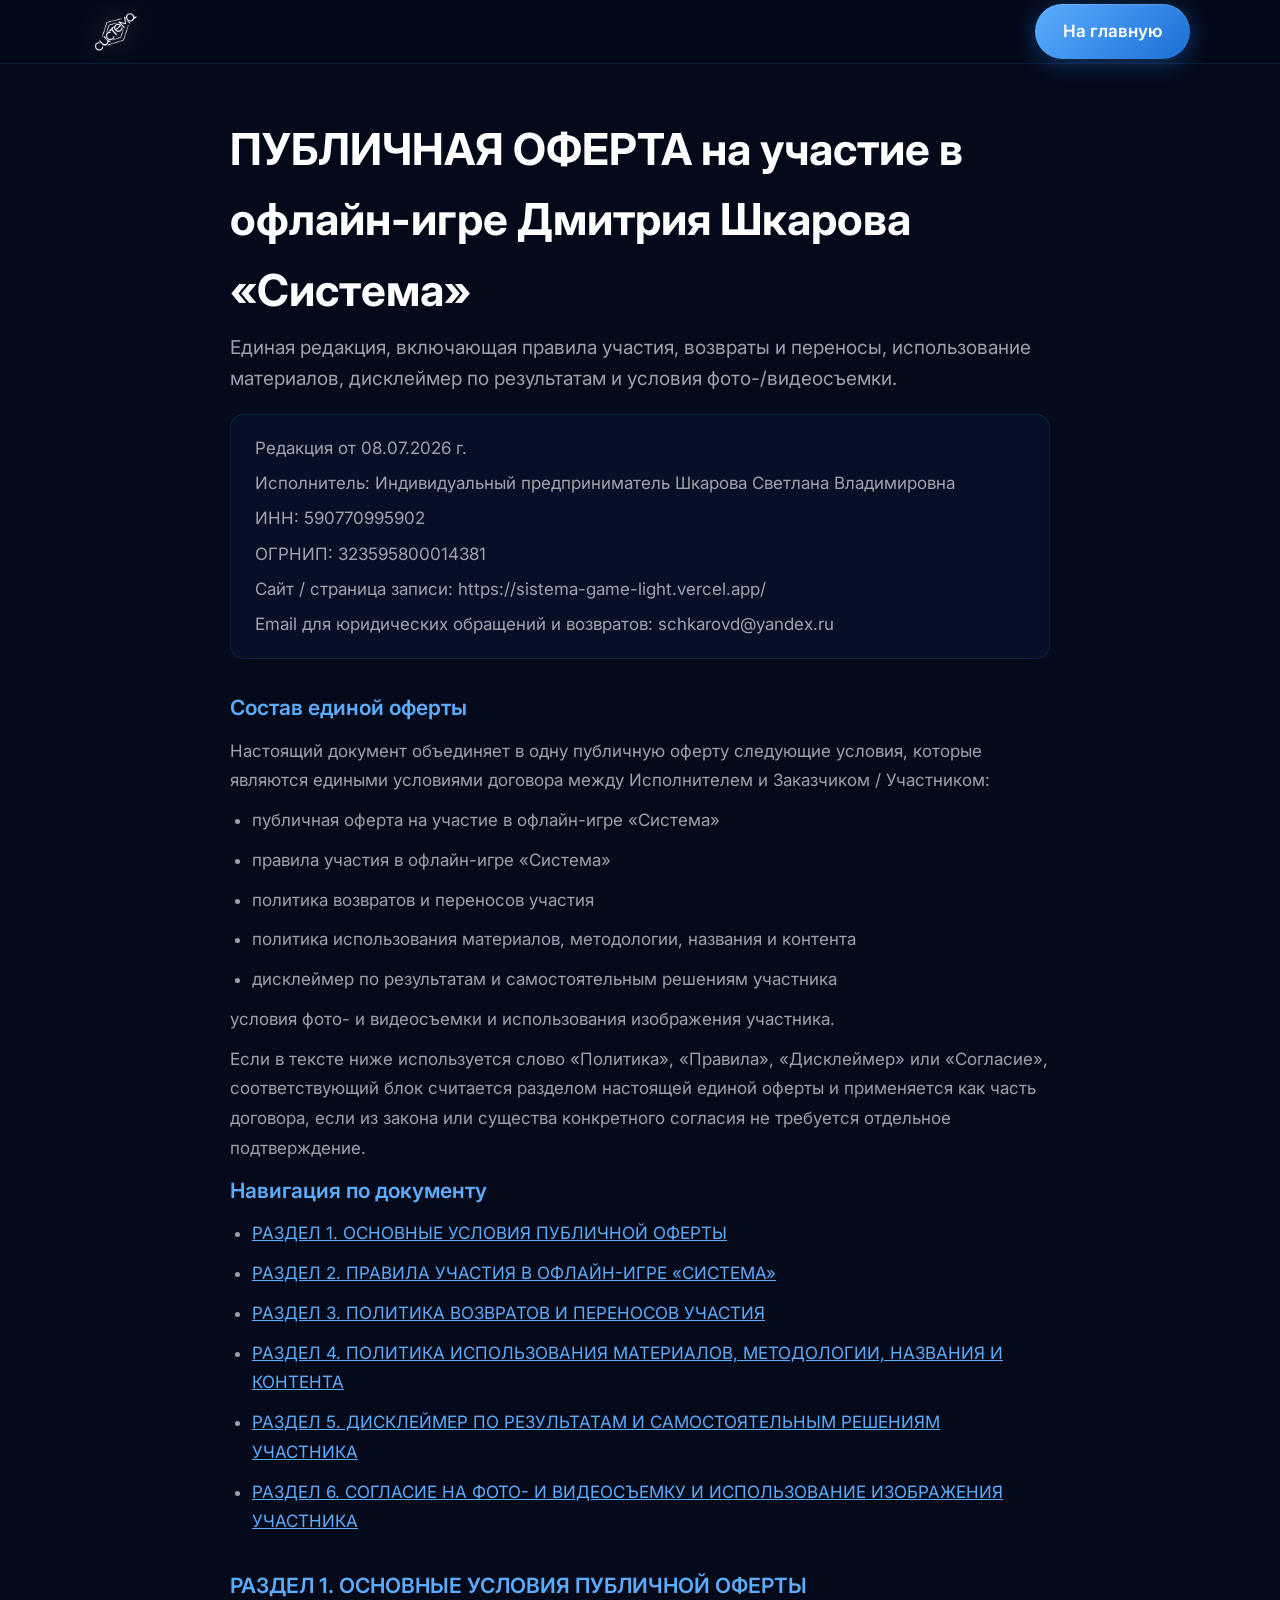
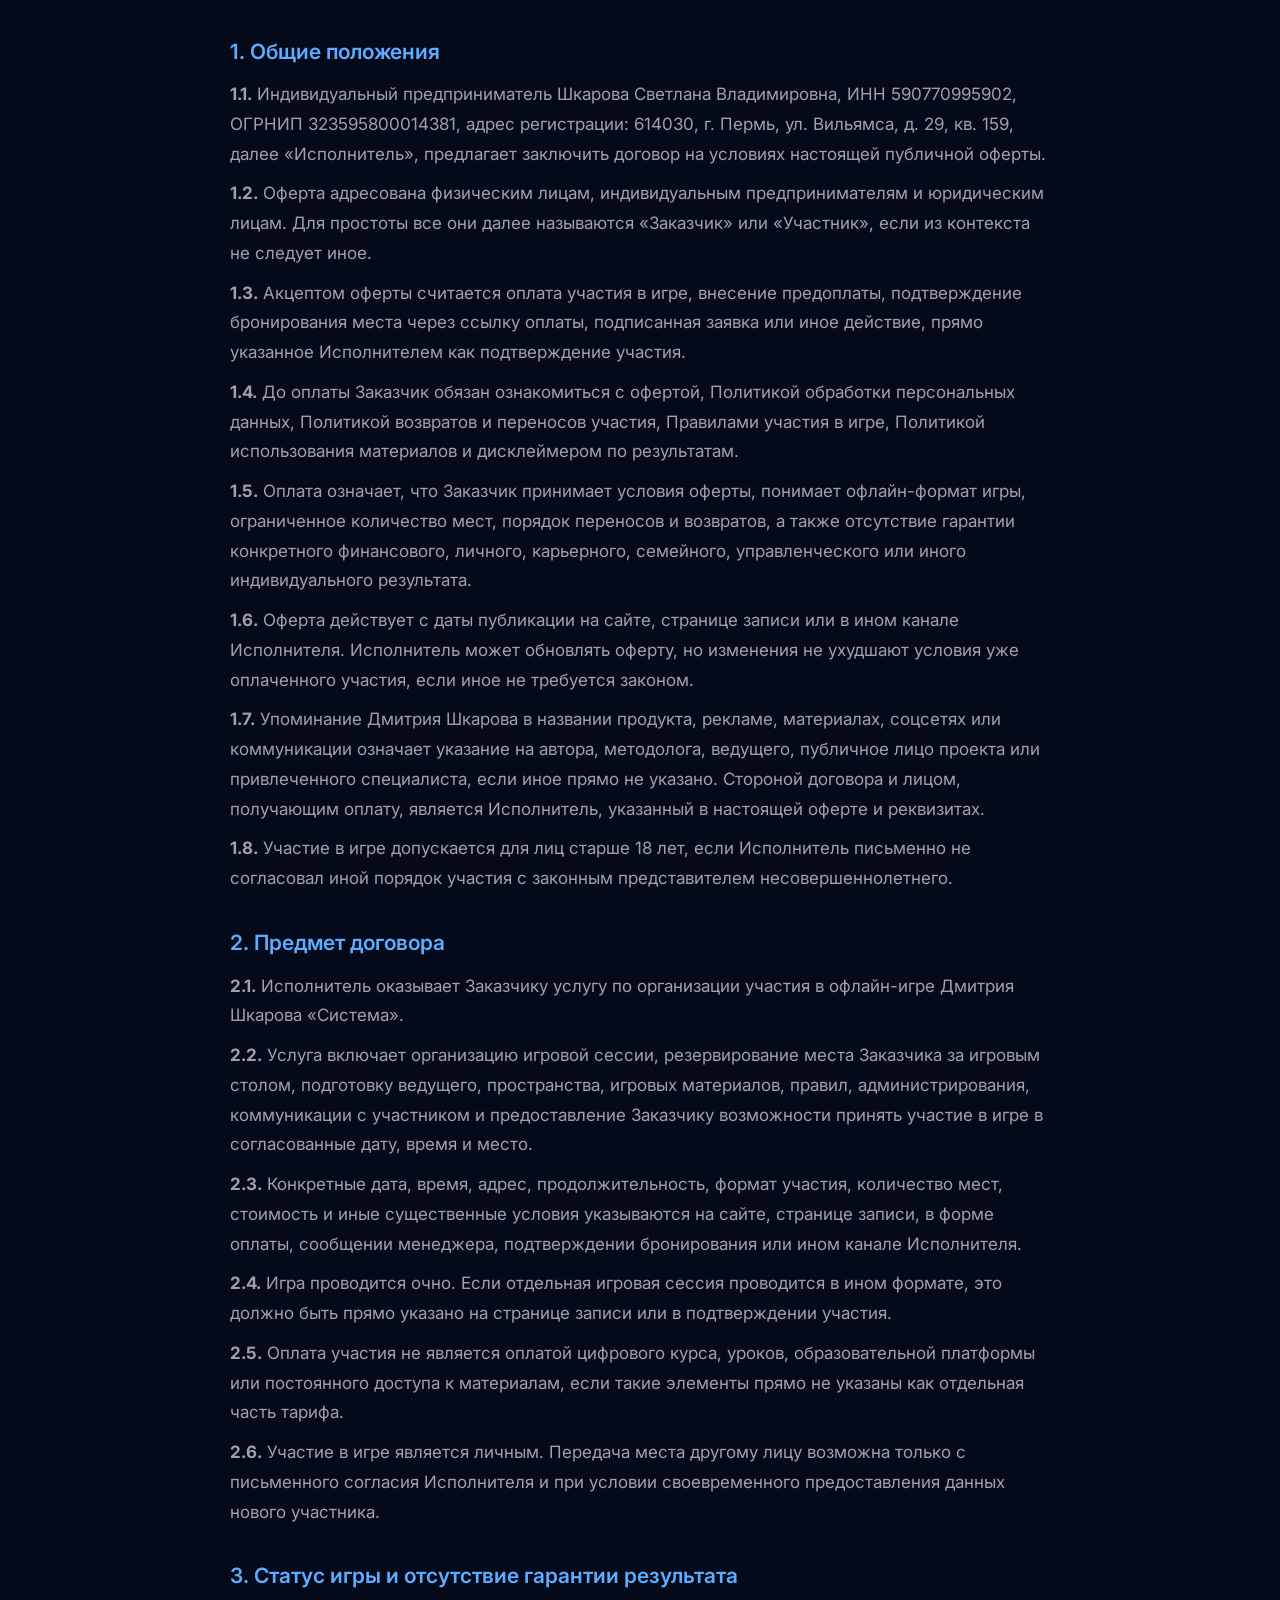
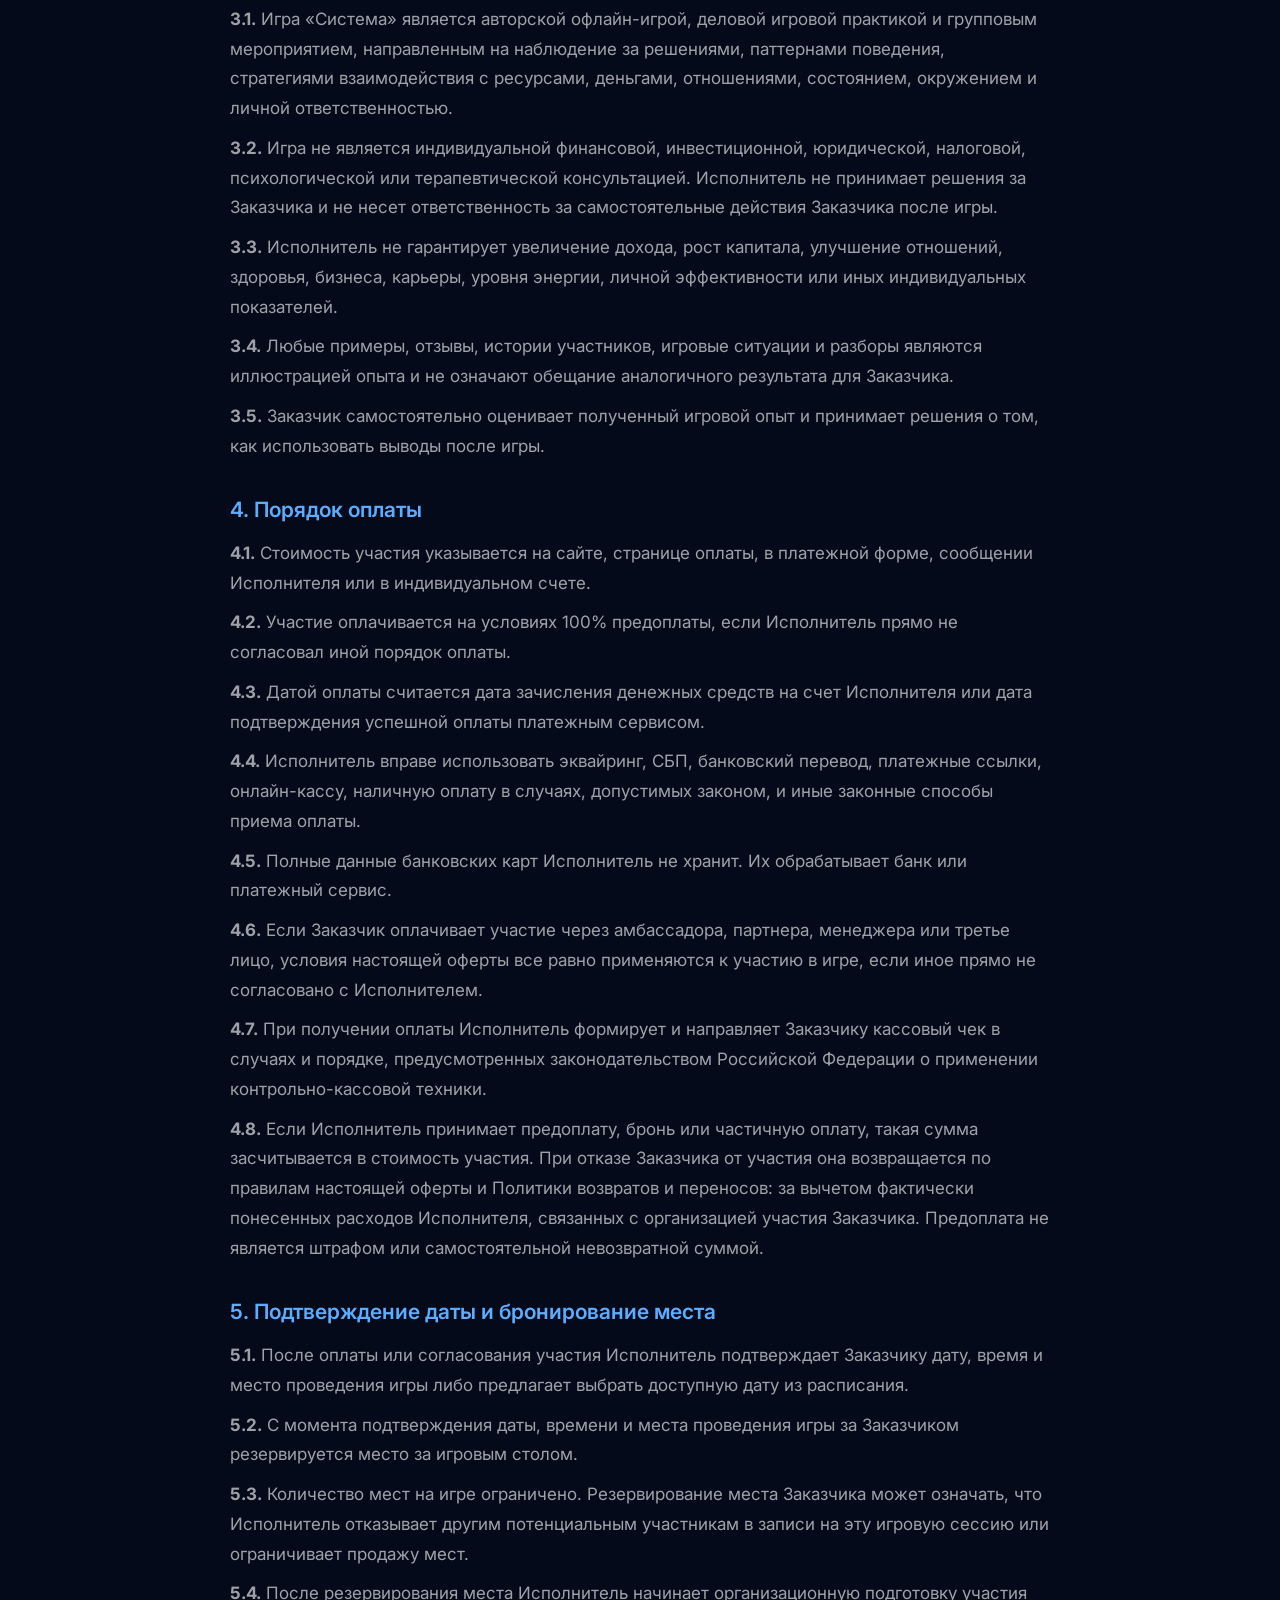
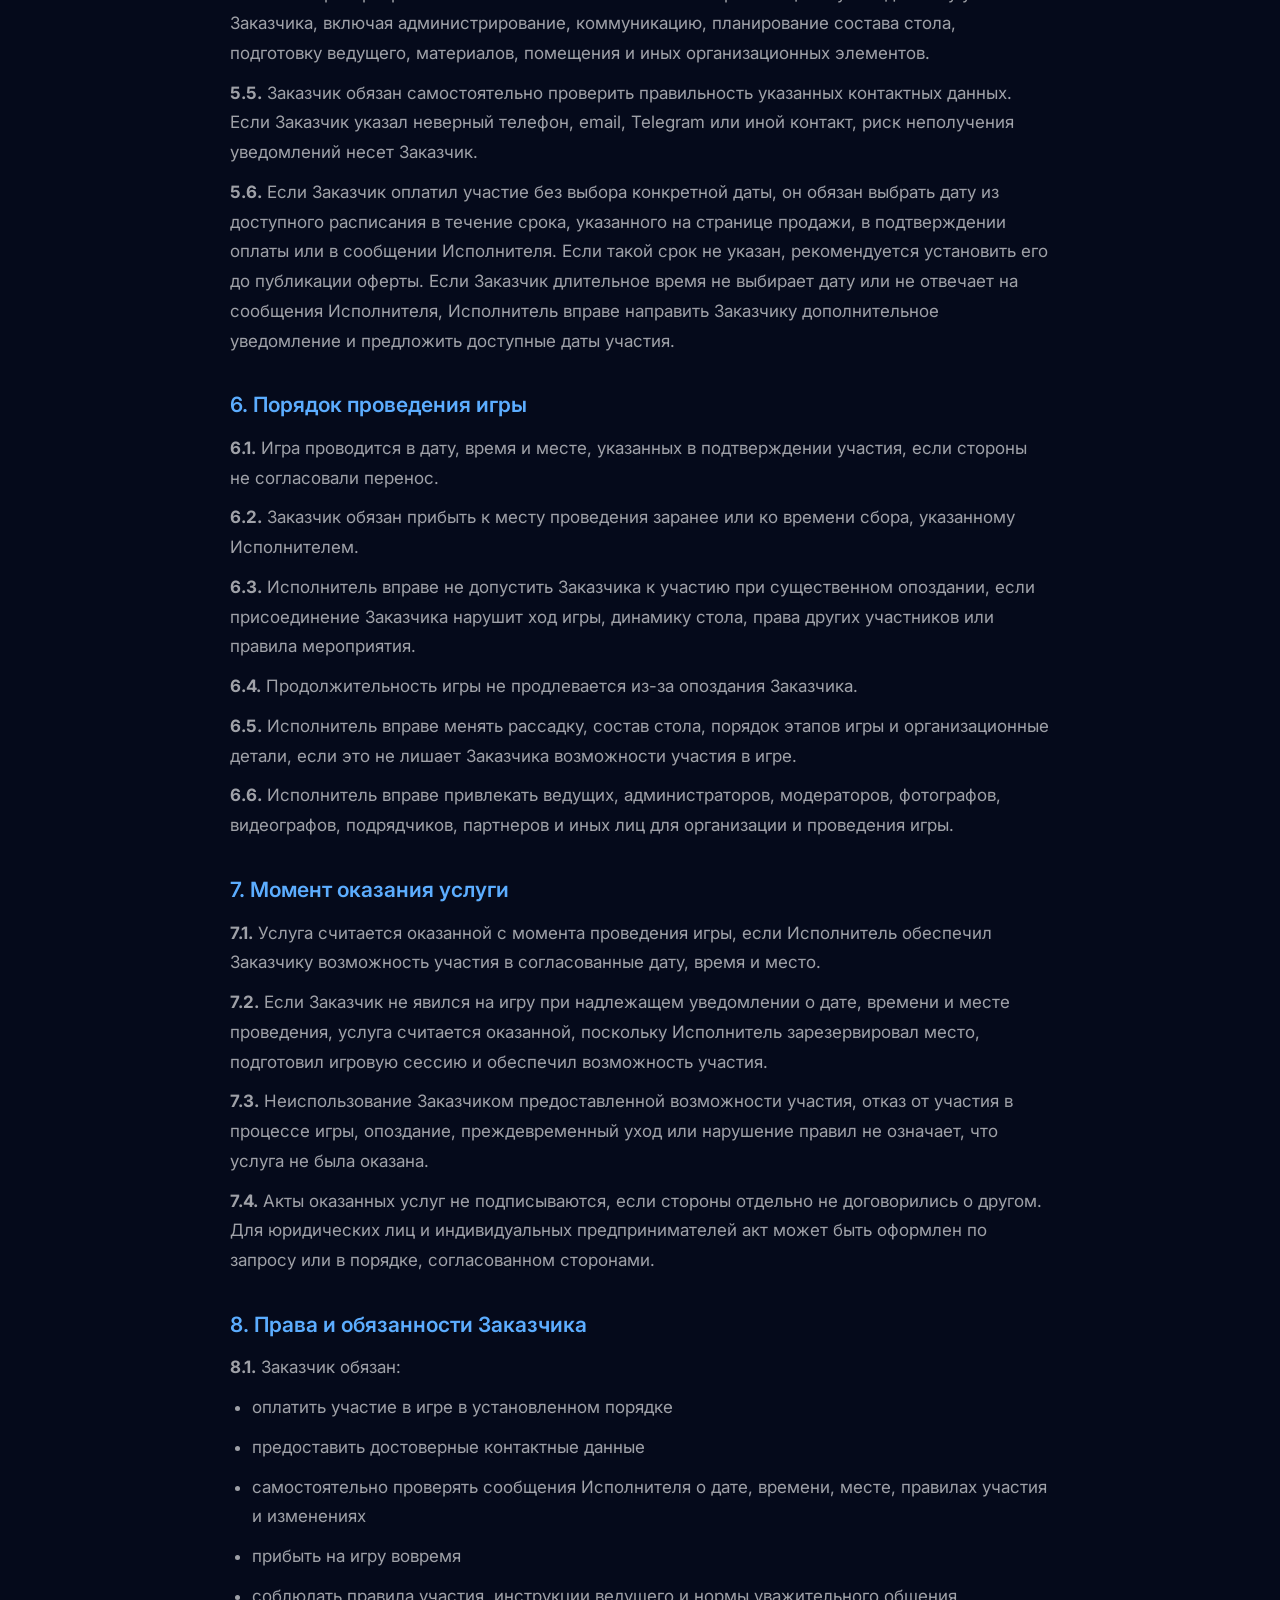
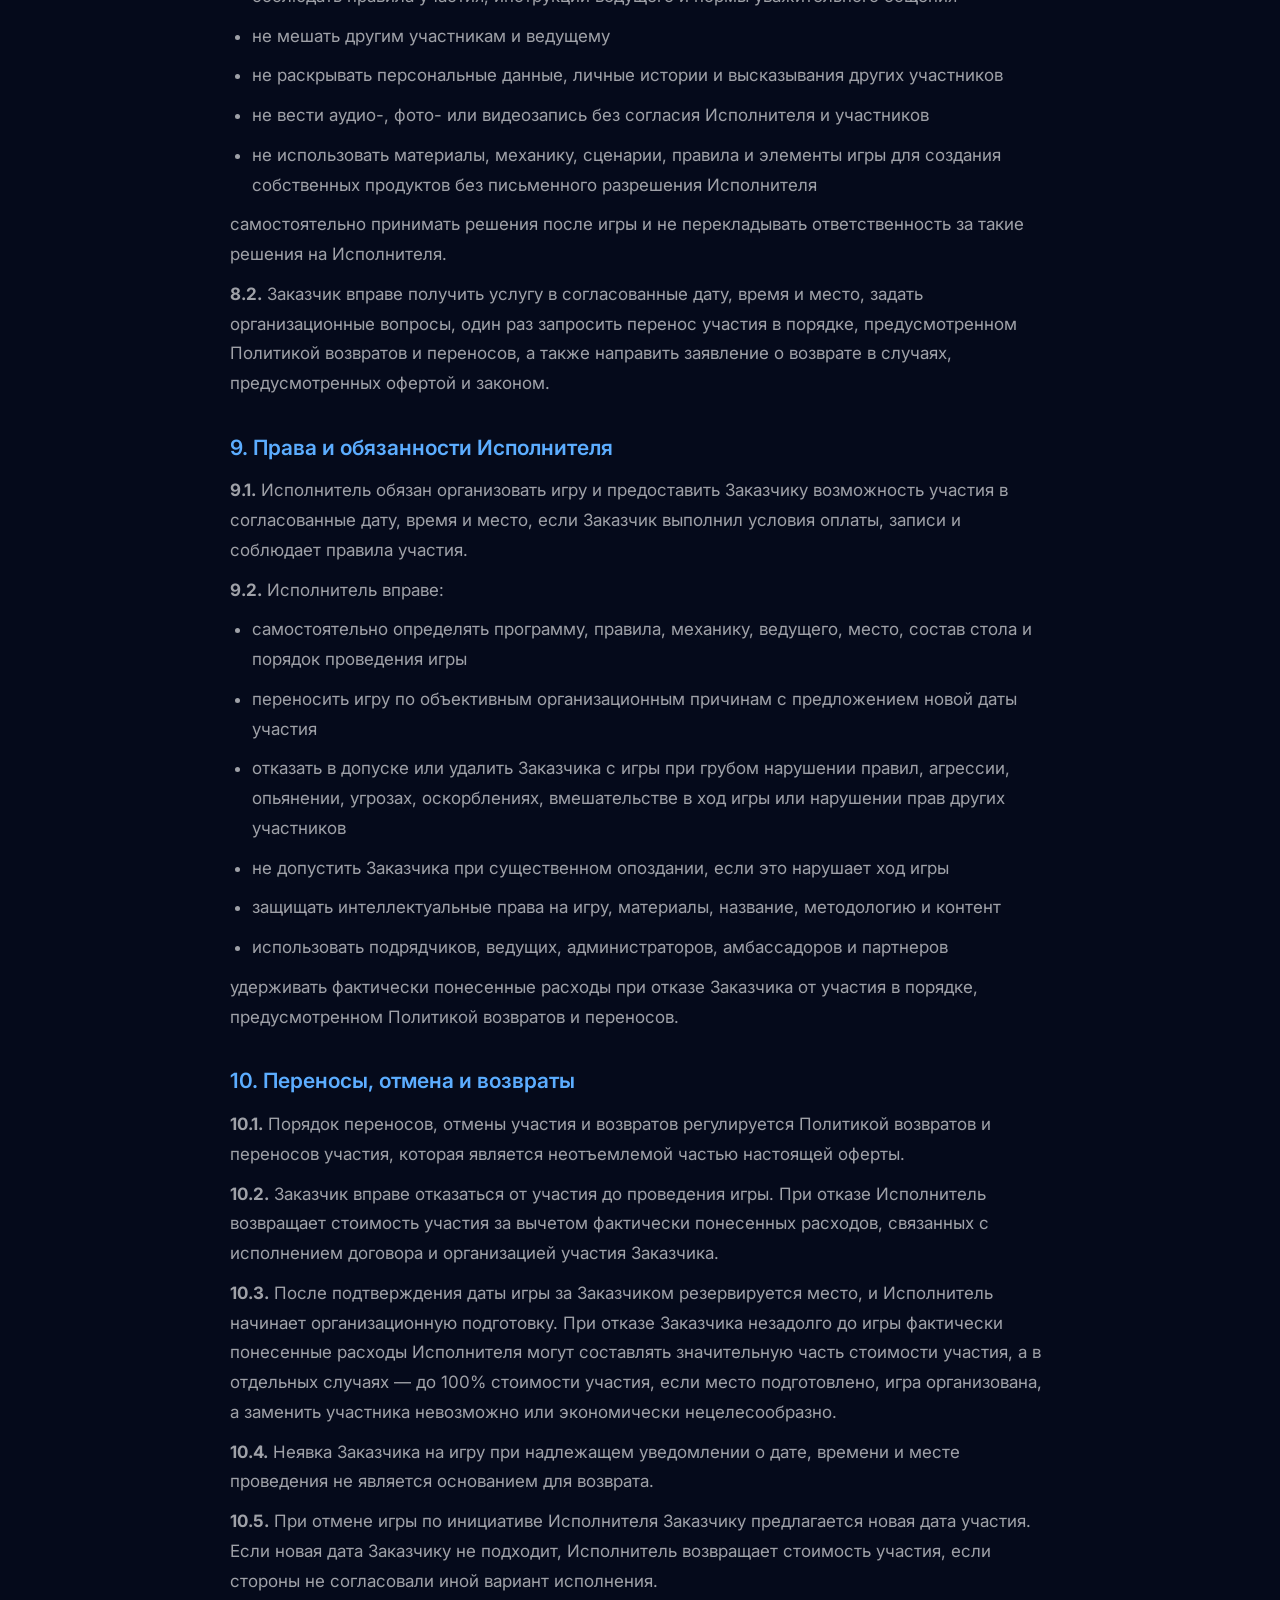
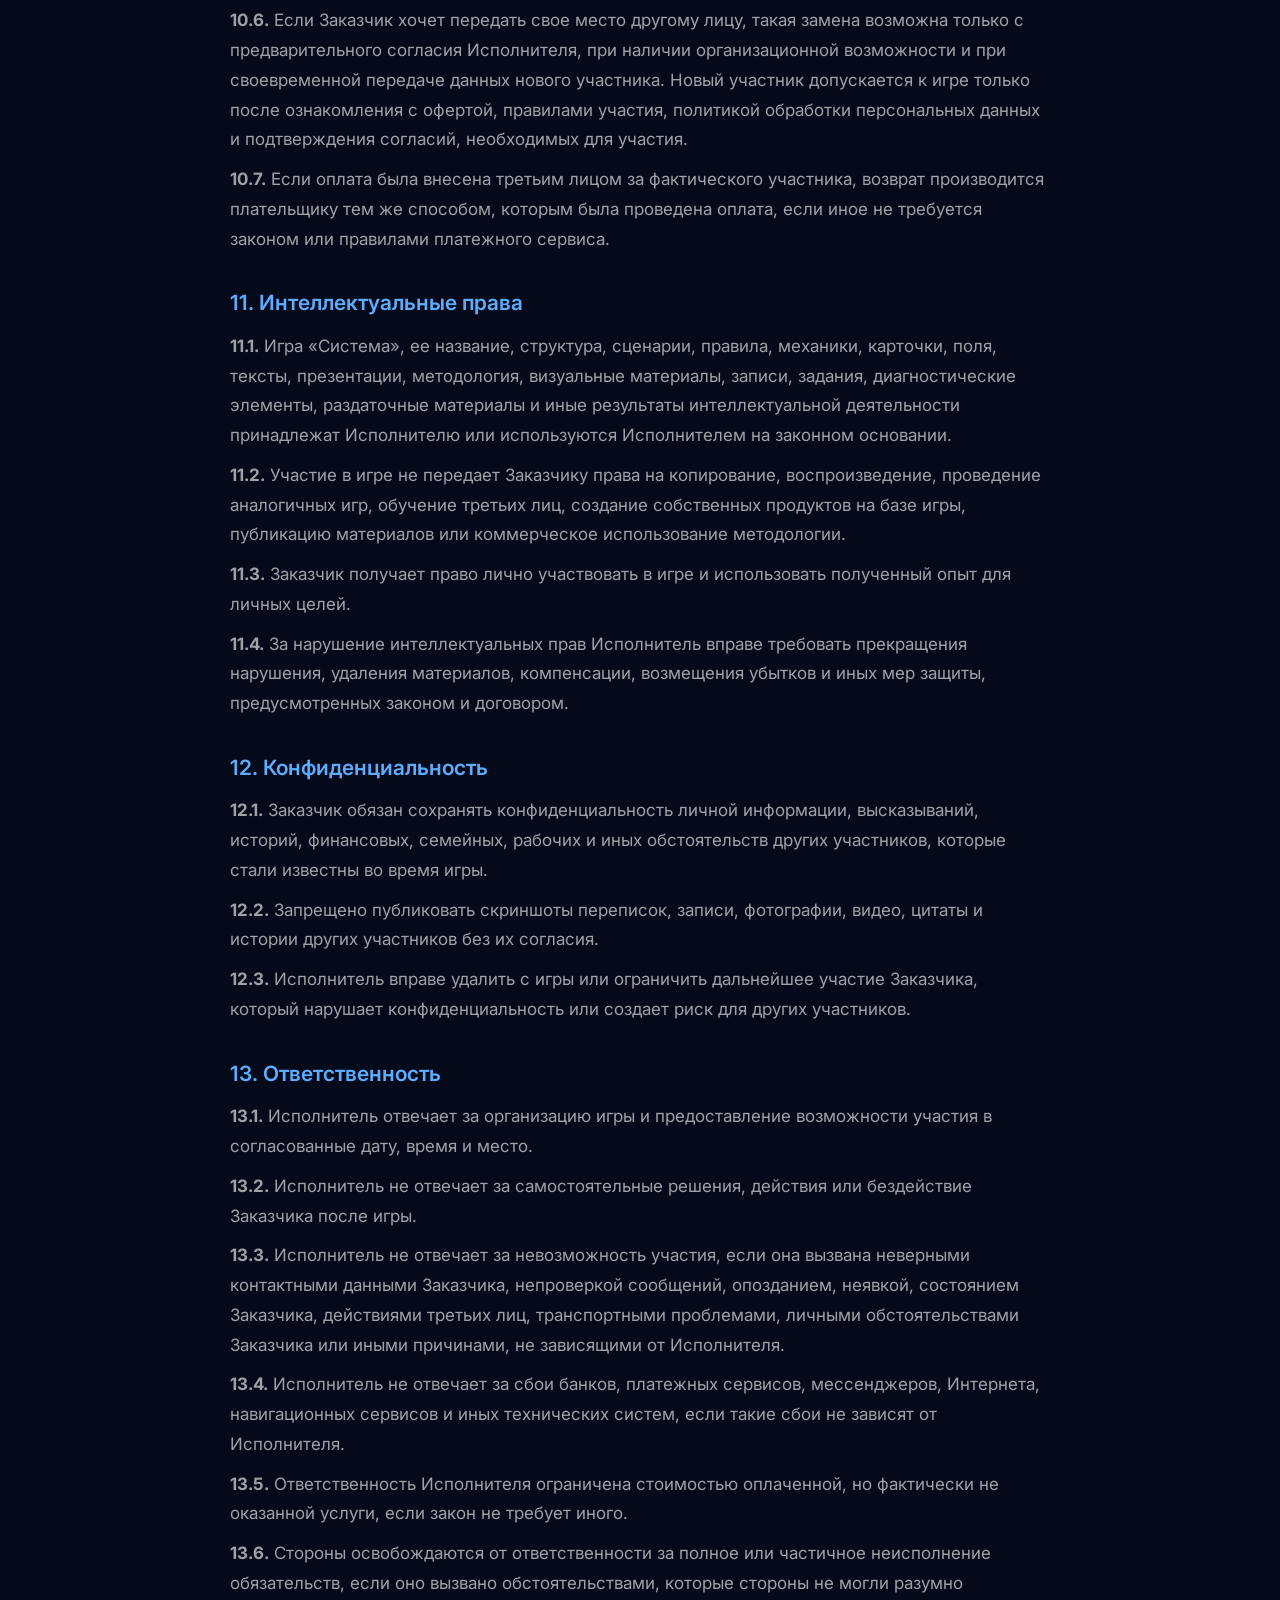
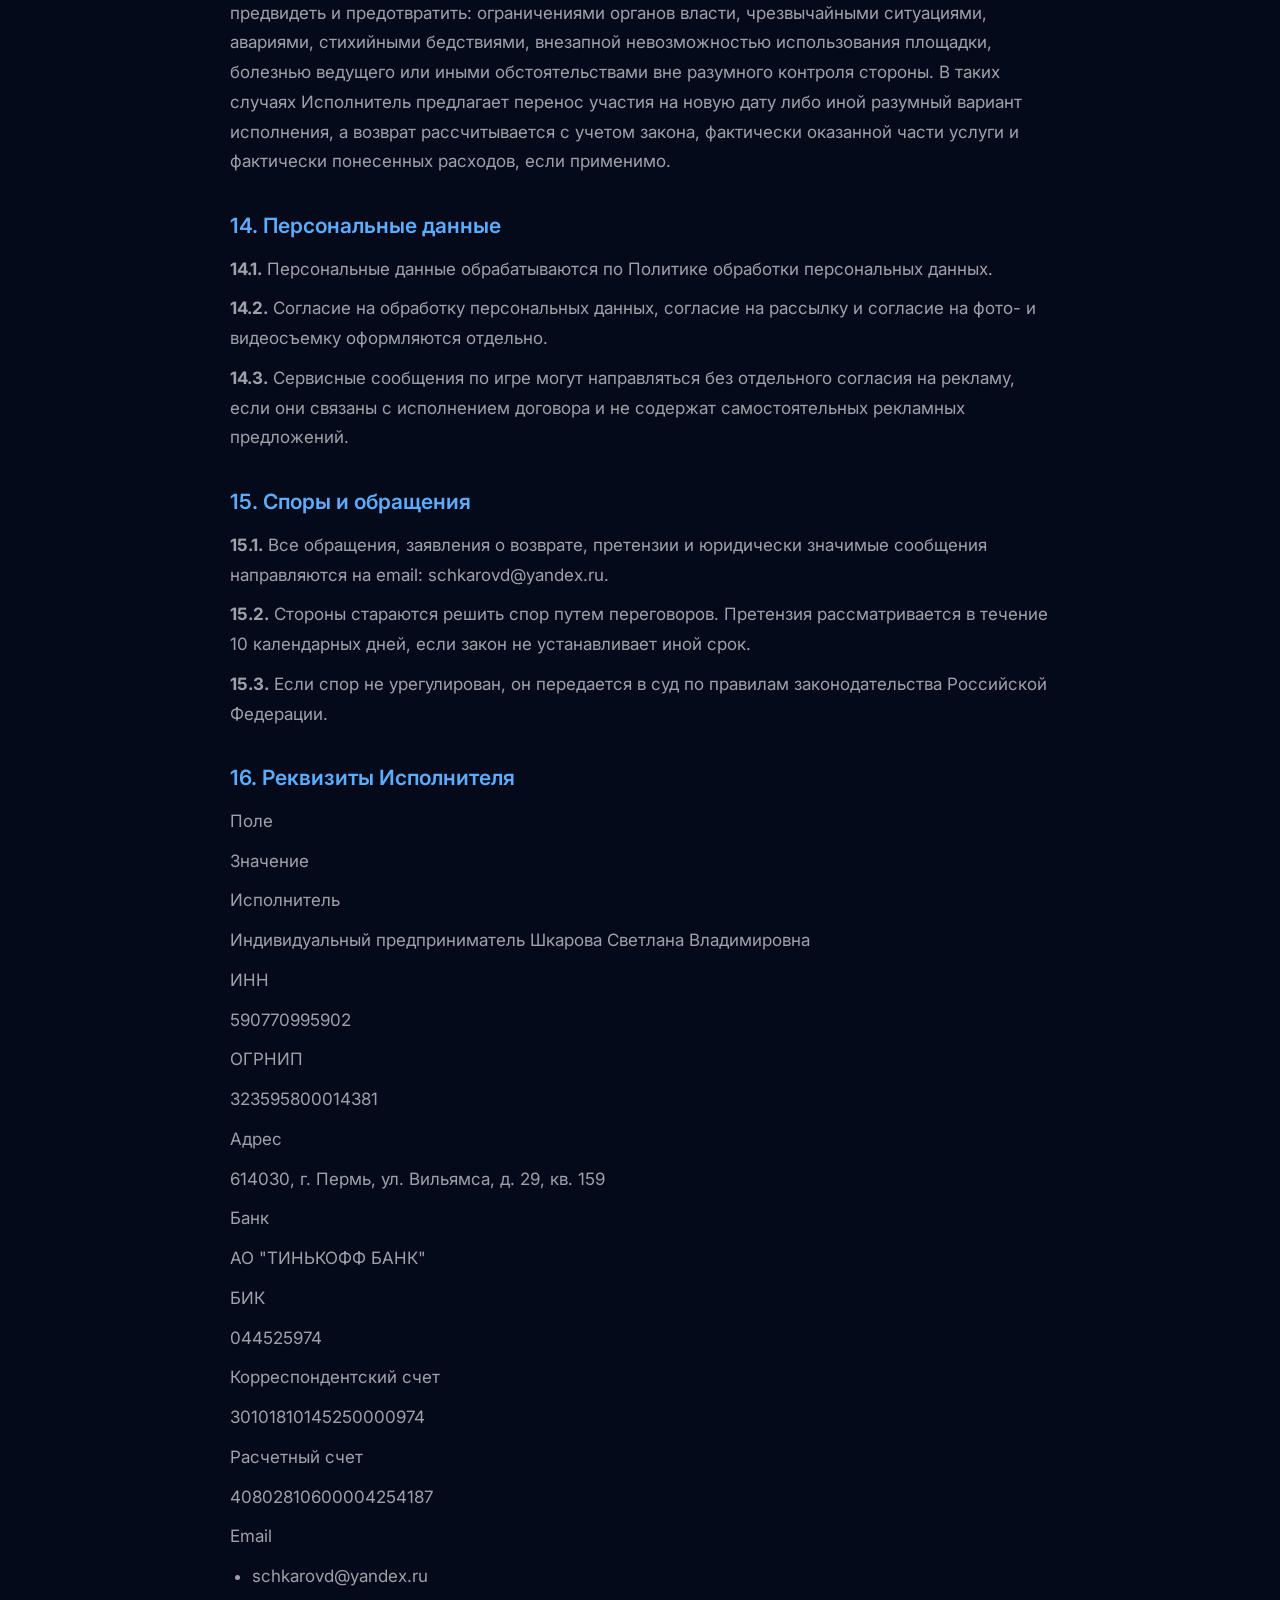
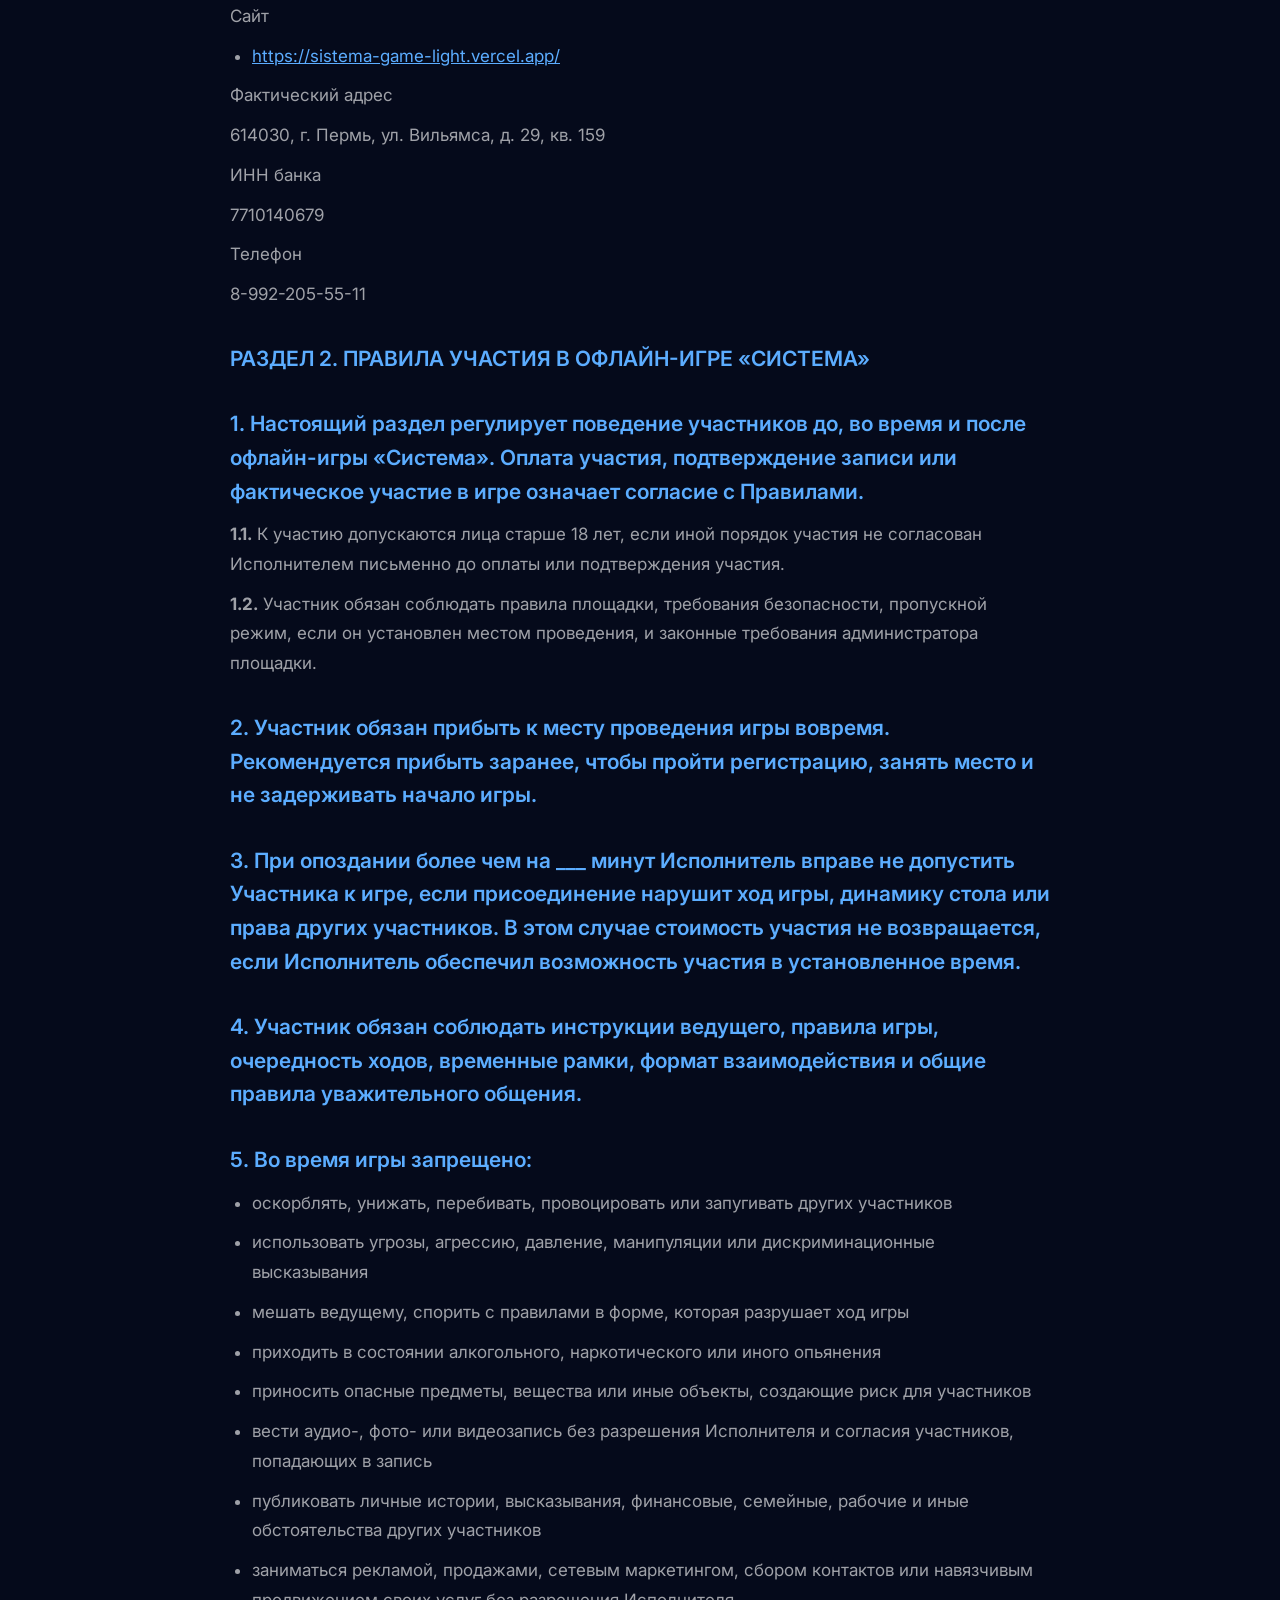
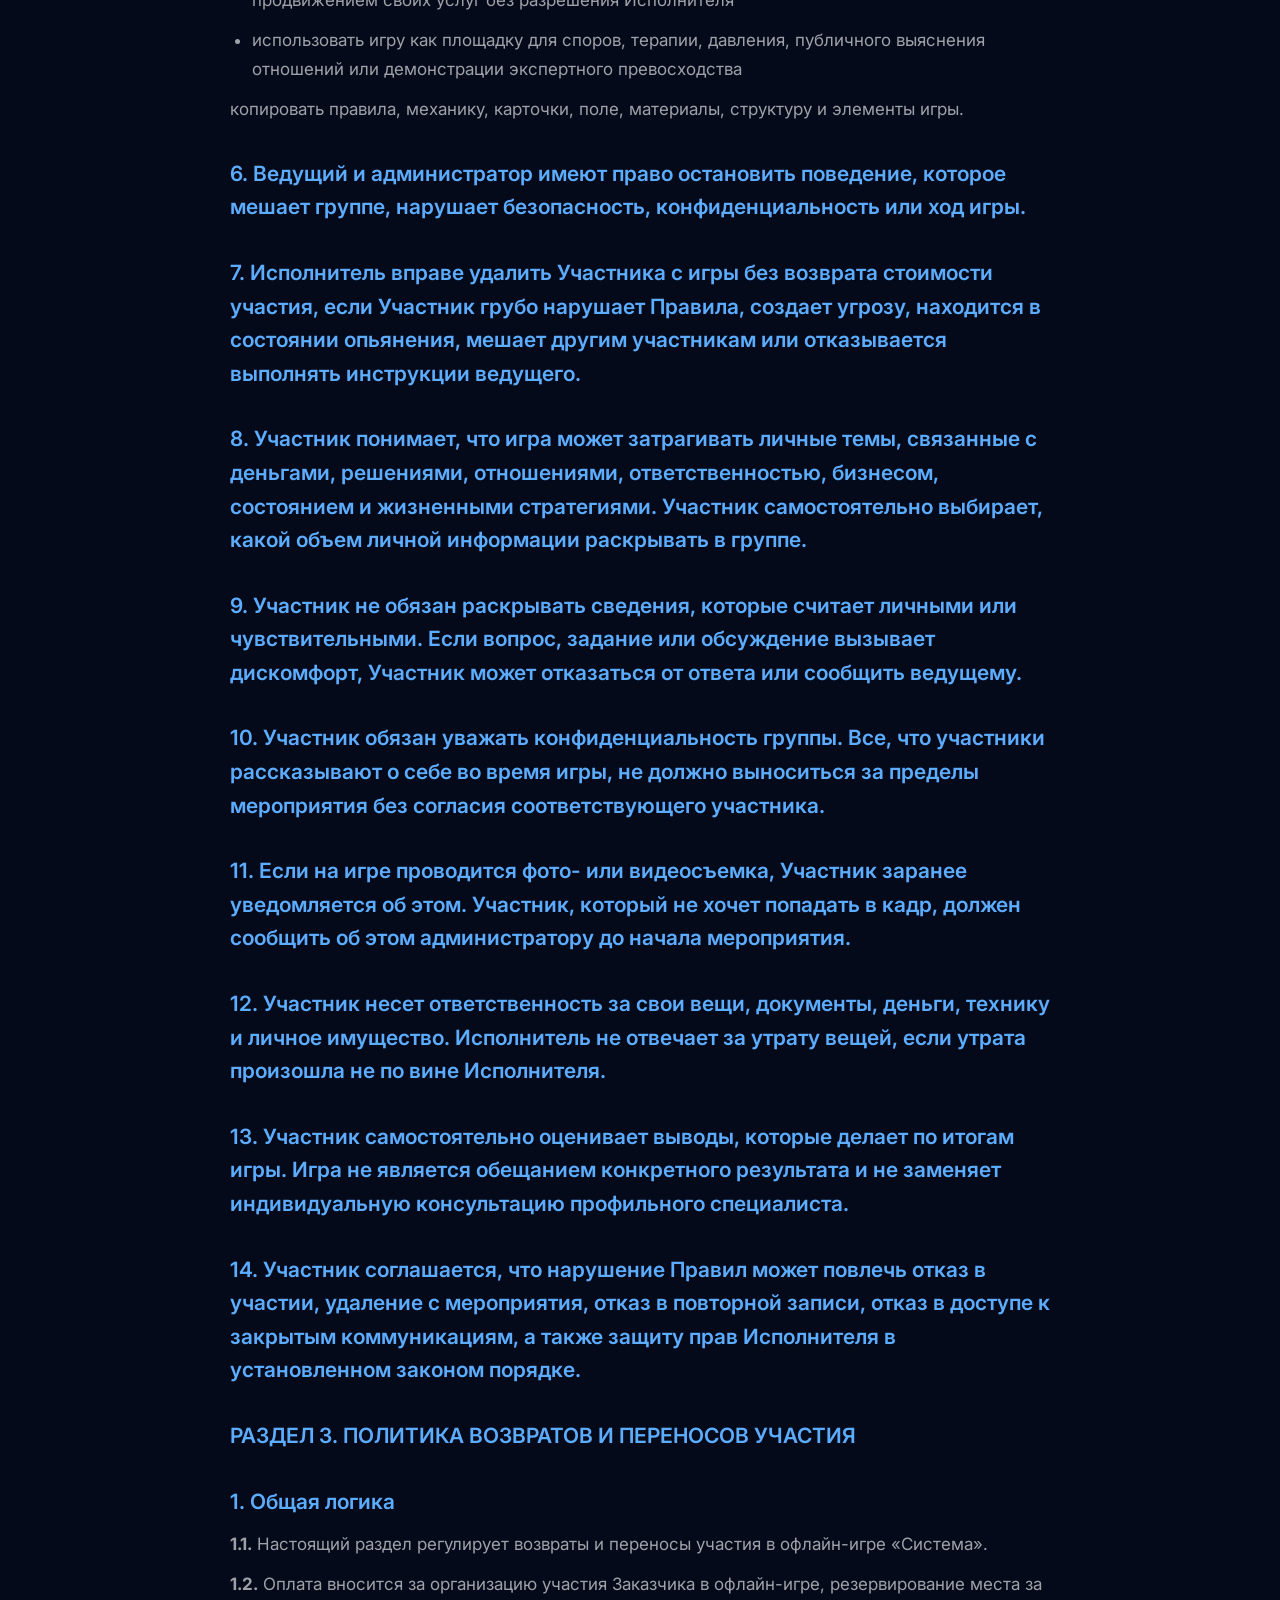
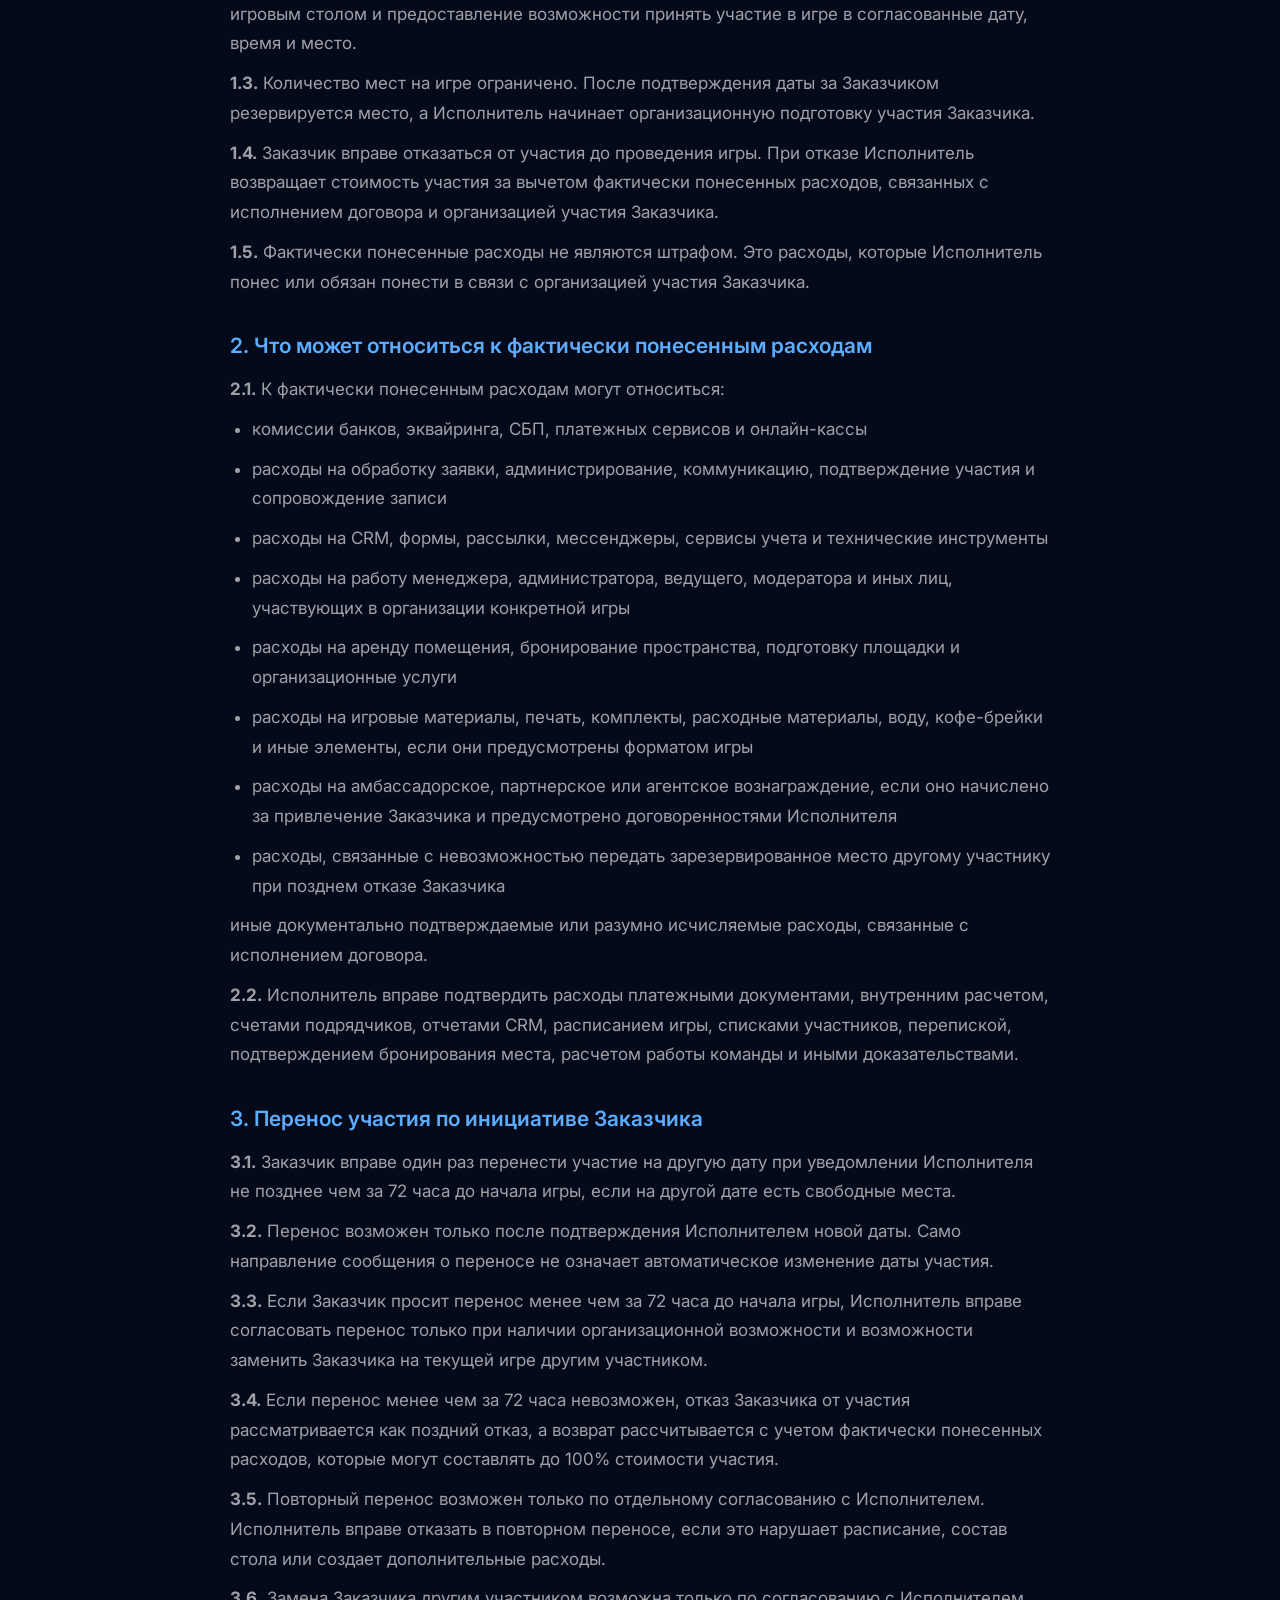
<file: legal/offer.html>
<!DOCTYPE html>
<html lang="ru">
<head>
  <meta charset="UTF-8">
  <meta name="viewport" content="width=device-width, initial-scale=1.0, viewport-fit=cover">
  <title>Публичная оферта — Игра «Система»</title>
  <link rel="preconnect" href="https://fonts.googleapis.com">
  <link rel="preconnect" href="https://fonts.gstatic.com" crossorigin>
  <link href="https://fonts.googleapis.com/css2?family=Inter:wght@400;500;600;700;800&display=swap" rel="stylesheet">
  <link rel="icon" href="../assets/logo.png" type="image/png">
  <link rel="stylesheet" href="../styles.css">
</head>
<body class="page-legal">
  <header class="header header--scrolled">
    <div class="container header__inner">
      <a href="../index.html" class="logo">
        <img src="../assets/logo.png" alt="Система" class="logo__img">
      </a>
      <a href="../index.html" class="btn btn--primary">На главную</a>
    </div>
  </header>
  <main class="legal">
    <div class="container legal__inner legal__inner--wide">
<h1 class="legal__title">ПУБЛИЧНАЯ ОФЕРТА на участие в офлайн-игре Дмитрия Шкарова «Система»</h1>
<p class="legal__lead">Единая редакция, включающая правила участия, возвраты и переносы, использование материалов, дисклеймер по результатам и условия фото-/видеосъемки.</p>
<div class="legal__meta">
<p>Редакция от 08.07.2026 г.</p>
<p>Исполнитель: Индивидуальный предприниматель Шкарова Светлана Владимировна</p>
<p>ИНН: 590770995902</p>
<p>ОГРНИП: 323595800014381</p>
<p>Сайт / страница записи: <a href="https://sistema-game-light.vercel.app/" target="_blank" rel="noopener">https://sistema-game-light.vercel.app/</a></p>
<p>Email для юридических обращений и возвратов: schkarovd@yandex.ru</p>
</div>
<section class="legal__section"><h2>Состав единой оферты</h2>
<p>Настоящий документ объединяет в одну публичную оферту следующие условия, которые являются едиными условиями договора между Исполнителем и Заказчиком / Участником:</p>
<ul>
<li>публичная оферта на участие в офлайн-игре «Система»</li>
<li>правила участия в офлайн-игре «Система»</li>
<li>политика возвратов и переносов участия</li>
<li>политика использования материалов, методологии, названия и контента</li>
<li>дисклеймер по результатам и самостоятельным решениям участника</li>
</ul>
<p>условия фото- и видеосъемки и использования изображения участника.</p>
<p>Если в тексте ниже используется слово «Политика», «Правила», «Дисклеймер» или «Согласие», соответствующий блок считается разделом настоящей единой оферты и применяется как часть договора, если из закона или существа конкретного согласия не требуется отдельное подтверждение.</p>
<h2>Навигация по документу</h2><ul class="legal__toc">
<li><a href="#razdel-1">РАЗДЕЛ 1. ОСНОВНЫЕ УСЛОВИЯ ПУБЛИЧНОЙ ОФЕРТЫ</a></li>
<li><a href="#razdel-2">РАЗДЕЛ 2. ПРАВИЛА УЧАСТИЯ В ОФЛАЙН-ИГРЕ «СИСТЕМА»</a></li>
<li><a href="#razdel-3">РАЗДЕЛ 3. ПОЛИТИКА ВОЗВРАТОВ И ПЕРЕНОСОВ УЧАСТИЯ</a></li>
<li><a href="#razdel-4">РАЗДЕЛ 4. ПОЛИТИКА ИСПОЛЬЗОВАНИЯ МАТЕРИАЛОВ, МЕТОДОЛОГИИ, НАЗВАНИЯ И КОНТЕНТА</a></li>
<li><a href="#razdel-5">РАЗДЕЛ 5. ДИСКЛЕЙМЕР ПО РЕЗУЛЬТАТАМ И САМОСТОЯТЕЛЬНЫМ РЕШЕНИЯМ УЧАСТНИКА</a></li>
<li><a href="#razdel-6">РАЗДЕЛ 6. СОГЛАСИЕ НА ФОТО- И ВИДЕОСЪЕМКУ И ИСПОЛЬЗОВАНИЕ ИЗОБРАЖЕНИЯ УЧАСТНИКА</a></li>
</ul>
</section>
<section class="legal__section" id="razdel-1"><h2 class="legal__chapter">РАЗДЕЛ 1. ОСНОВНЫЕ УСЛОВИЯ ПУБЛИЧНОЙ ОФЕРТЫ</h2>
</section>
<section class="legal__section"><h2>1. Общие положения</h2>
<p><strong>1.1.</strong> Индивидуальный предприниматель Шкарова Светлана Владимировна, ИНН 590770995902, ОГРНИП 323595800014381, адрес регистрации: 614030, г. Пермь, ул. Вильямса, д. 29, кв. 159, далее «Исполнитель», предлагает заключить договор на условиях настоящей публичной оферты.</p>
<p><strong>1.2.</strong> Оферта адресована физическим лицам, индивидуальным предпринимателям и юридическим лицам. Для простоты все они далее называются «Заказчик» или «Участник», если из контекста не следует иное.</p>
<p><strong>1.3.</strong> Акцептом оферты считается оплата участия в игре, внесение предоплаты, подтверждение бронирования места через ссылку оплаты, подписанная заявка или иное действие, прямо указанное Исполнителем как подтверждение участия.</p>
<p><strong>1.4.</strong> До оплаты Заказчик обязан ознакомиться с офертой, Политикой обработки персональных данных, Политикой возвратов и переносов участия, Правилами участия в игре, Политикой использования материалов и дисклеймером по результатам.</p>
<p><strong>1.5.</strong> Оплата означает, что Заказчик принимает условия оферты, понимает офлайн-формат игры, ограниченное количество мест, порядок переносов и возвратов, а также отсутствие гарантии конкретного финансового, личного, карьерного, семейного, управленческого или иного индивидуального результата.</p>
<p><strong>1.6.</strong> Оферта действует с даты публикации на сайте, странице записи или в ином канале Исполнителя. Исполнитель может обновлять оферту, но изменения не ухудшают условия уже оплаченного участия, если иное не требуется законом.</p>
<p><strong>1.7.</strong> Упоминание Дмитрия Шкарова в названии продукта, рекламе, материалах, соцсетях или коммуникации означает указание на автора, методолога, ведущего, публичное лицо проекта или привлеченного специалиста, если иное прямо не указано. Стороной договора и лицом, получающим оплату, является Исполнитель, указанный в настоящей оферте и реквизитах.</p>
<p><strong>1.8.</strong> Участие в игре допускается для лиц старше 18 лет, если Исполнитель письменно не согласовал иной порядок участия с законным представителем несовершеннолетнего.</p>
</section>
<section class="legal__section"><h2>2. Предмет договора</h2>
<p><strong>2.1.</strong> Исполнитель оказывает Заказчику услугу по организации участия в офлайн-игре Дмитрия Шкарова «Система».</p>
<p><strong>2.2.</strong> Услуга включает организацию игровой сессии, резервирование места Заказчика за игровым столом, подготовку ведущего, пространства, игровых материалов, правил, администрирования, коммуникации с участником и предоставление Заказчику возможности принять участие в игре в согласованные дату, время и место.</p>
<p><strong>2.3.</strong> Конкретные дата, время, адрес, продолжительность, формат участия, количество мест, стоимость и иные существенные условия указываются на сайте, странице записи, в форме оплаты, сообщении менеджера, подтверждении бронирования или ином канале Исполнителя.</p>
<p><strong>2.4.</strong> Игра проводится очно. Если отдельная игровая сессия проводится в ином формате, это должно быть прямо указано на странице записи или в подтверждении участия.</p>
<p><strong>2.5.</strong> Оплата участия не является оплатой цифрового курса, уроков, образовательной платформы или постоянного доступа к материалам, если такие элементы прямо не указаны как отдельная часть тарифа.</p>
<p><strong>2.6.</strong> Участие в игре является личным. Передача места другому лицу возможна только с письменного согласия Исполнителя и при условии своевременного предоставления данных нового участника.</p>
</section>
<section class="legal__section"><h2>3. Статус игры и отсутствие гарантии результата</h2>
<p><strong>3.1.</strong> Игра «Система» является авторской офлайн-игрой, деловой игровой практикой и групповым мероприятием, направленным на наблюдение за решениями, паттернами поведения, стратегиями взаимодействия с ресурсами, деньгами, отношениями, состоянием, окружением и личной ответственностью.</p>
<p><strong>3.2.</strong> Игра не является индивидуальной финансовой, инвестиционной, юридической, налоговой, психологической или терапевтической консультацией. Исполнитель не принимает решения за Заказчика и не несет ответственность за самостоятельные действия Заказчика после игры.</p>
<p><strong>3.3.</strong> Исполнитель не гарантирует увеличение дохода, рост капитала, улучшение отношений, здоровья, бизнеса, карьеры, уровня энергии, личной эффективности или иных индивидуальных показателей.</p>
<p><strong>3.4.</strong> Любые примеры, отзывы, истории участников, игровые ситуации и разборы являются иллюстрацией опыта и не означают обещание аналогичного результата для Заказчика.</p>
<p><strong>3.5.</strong> Заказчик самостоятельно оценивает полученный игровой опыт и принимает решения о том, как использовать выводы после игры.</p>
</section>
<section class="legal__section"><h2>4. Порядок оплаты</h2>
<p><strong>4.1.</strong> Стоимость участия указывается на сайте, странице оплаты, в платежной форме, сообщении Исполнителя или в индивидуальном счете.</p>
<p><strong>4.2.</strong> Участие оплачивается на условиях 100% предоплаты, если Исполнитель прямо не согласовал иной порядок оплаты.</p>
<p><strong>4.3.</strong> Датой оплаты считается дата зачисления денежных средств на счет Исполнителя или дата подтверждения успешной оплаты платежным сервисом.</p>
<p><strong>4.4.</strong> Исполнитель вправе использовать эквайринг, СБП, банковский перевод, платежные ссылки, онлайн-кассу, наличную оплату в случаях, допустимых законом, и иные законные способы приема оплаты.</p>
<p><strong>4.5.</strong> Полные данные банковских карт Исполнитель не хранит. Их обрабатывает банк или платежный сервис.</p>
<p><strong>4.6.</strong> Если Заказчик оплачивает участие через амбассадора, партнера, менеджера или третье лицо, условия настоящей оферты все равно применяются к участию в игре, если иное прямо не согласовано с Исполнителем.</p>
<p><strong>4.7.</strong> При получении оплаты Исполнитель формирует и направляет Заказчику кассовый чек в случаях и порядке, предусмотренных законодательством Российской Федерации о применении контрольно-кассовой техники.</p>
<p><strong>4.8.</strong> Если Исполнитель принимает предоплату, бронь или частичную оплату, такая сумма засчитывается в стоимость участия. При отказе Заказчика от участия она возвращается по правилам настоящей оферты и Политики возвратов и переносов: за вычетом фактически понесенных расходов Исполнителя, связанных с организацией участия Заказчика. Предоплата не является штрафом или самостоятельной невозвратной суммой.</p>
</section>
<section class="legal__section"><h2>5. Подтверждение даты и бронирование места</h2>
<p><strong>5.1.</strong> После оплаты или согласования участия Исполнитель подтверждает Заказчику дату, время и место проведения игры либо предлагает выбрать доступную дату из расписания.</p>
<p><strong>5.2.</strong> С момента подтверждения даты, времени и места проведения игры за Заказчиком резервируется место за игровым столом.</p>
<p><strong>5.3.</strong> Количество мест на игре ограничено. Резервирование места Заказчика может означать, что Исполнитель отказывает другим потенциальным участникам в записи на эту игровую сессию или ограничивает продажу мест.</p>
<p><strong>5.4.</strong> После резервирования места Исполнитель начинает организационную подготовку участия Заказчика, включая администрирование, коммуникацию, планирование состава стола, подготовку ведущего, материалов, помещения и иных организационных элементов.</p>
<p><strong>5.5.</strong> Заказчик обязан самостоятельно проверить правильность указанных контактных данных. Если Заказчик указал неверный телефон, email, Telegram или иной контакт, риск неполучения уведомлений несет Заказчик.</p>
<p><strong>5.6.</strong> Если Заказчик оплатил участие без выбора конкретной даты, он обязан выбрать дату из доступного расписания в течение срока, указанного на странице продажи, в подтверждении оплаты или в сообщении Исполнителя. Если такой срок не указан, рекомендуется установить его до публикации оферты. Если Заказчик длительное время не выбирает дату или не отвечает на сообщения Исполнителя, Исполнитель вправе направить Заказчику дополнительное уведомление и предложить доступные даты участия.</p>
</section>
<section class="legal__section"><h2>6. Порядок проведения игры</h2>
<p><strong>6.1.</strong> Игра проводится в дату, время и месте, указанных в подтверждении участия, если стороны не согласовали перенос.</p>
<p><strong>6.2.</strong> Заказчик обязан прибыть к месту проведения заранее или ко времени сбора, указанному Исполнителем.</p>
<p><strong>6.3.</strong> Исполнитель вправе не допустить Заказчика к участию при существенном опоздании, если присоединение Заказчика нарушит ход игры, динамику стола, права других участников или правила мероприятия.</p>
<p><strong>6.4.</strong> Продолжительность игры не продлевается из-за опоздания Заказчика.</p>
<p><strong>6.5.</strong> Исполнитель вправе менять рассадку, состав стола, порядок этапов игры и организационные детали, если это не лишает Заказчика возможности участия в игре.</p>
<p><strong>6.6.</strong> Исполнитель вправе привлекать ведущих, администраторов, модераторов, фотографов, видеографов, подрядчиков, партнеров и иных лиц для организации и проведения игры.</p>
</section>
<section class="legal__section"><h2>7. Момент оказания услуги</h2>
<p><strong>7.1.</strong> Услуга считается оказанной с момента проведения игры, если Исполнитель обеспечил Заказчику возможность участия в согласованные дату, время и место.</p>
<p><strong>7.2.</strong> Если Заказчик не явился на игру при надлежащем уведомлении о дате, времени и месте проведения, услуга считается оказанной, поскольку Исполнитель зарезервировал место, подготовил игровую сессию и обеспечил возможность участия.</p>
<p><strong>7.3.</strong> Неиспользование Заказчиком предоставленной возможности участия, отказ от участия в процессе игры, опоздание, преждевременный уход или нарушение правил не означает, что услуга не была оказана.</p>
<p><strong>7.4.</strong> Акты оказанных услуг не подписываются, если стороны отдельно не договорились о другом. Для юридических лиц и индивидуальных предпринимателей акт может быть оформлен по запросу или в порядке, согласованном сторонами.</p>
</section>
<section class="legal__section"><h2>8. Права и обязанности Заказчика</h2>
<p><strong>8.1.</strong> Заказчик обязан:</p>
<ul>
<li>оплатить участие в игре в установленном порядке</li>
<li>предоставить достоверные контактные данные</li>
<li>самостоятельно проверять сообщения Исполнителя о дате, времени, месте, правилах участия и изменениях</li>
<li>прибыть на игру вовремя</li>
<li>соблюдать правила участия, инструкции ведущего и нормы уважительного общения</li>
<li>не мешать другим участникам и ведущему</li>
<li>не раскрывать персональные данные, личные истории и высказывания других участников</li>
<li>не вести аудио-, фото- или видеозапись без согласия Исполнителя и участников</li>
<li>не использовать материалы, механику, сценарии, правила и элементы игры для создания собственных продуктов без письменного разрешения Исполнителя</li>
</ul>
<p>самостоятельно принимать решения после игры и не перекладывать ответственность за такие решения на Исполнителя.</p>
<p><strong>8.2.</strong> Заказчик вправе получить услугу в согласованные дату, время и место, задать организационные вопросы, один раз запросить перенос участия в порядке, предусмотренном Политикой возвратов и переносов, а также направить заявление о возврате в случаях, предусмотренных офертой и законом.</p>
</section>
<section class="legal__section"><h2>9. Права и обязанности Исполнителя</h2>
<p><strong>9.1.</strong> Исполнитель обязан организовать игру и предоставить Заказчику возможность участия в согласованные дату, время и место, если Заказчик выполнил условия оплаты, записи и соблюдает правила участия.</p>
<p><strong>9.2.</strong> Исполнитель вправе:</p>
<ul>
<li>самостоятельно определять программу, правила, механику, ведущего, место, состав стола и порядок проведения игры</li>
<li>переносить игру по объективным организационным причинам с предложением новой даты участия</li>
<li>отказать в допуске или удалить Заказчика с игры при грубом нарушении правил, агрессии, опьянении, угрозах, оскорблениях, вмешательстве в ход игры или нарушении прав других участников</li>
<li>не допустить Заказчика при существенном опоздании, если это нарушает ход игры</li>
<li>защищать интеллектуальные права на игру, материалы, название, методологию и контент</li>
<li>использовать подрядчиков, ведущих, администраторов, амбассадоров и партнеров</li>
</ul>
<p>удерживать фактически понесенные расходы при отказе Заказчика от участия в порядке, предусмотренном Политикой возвратов и переносов.</p>
</section>
<section class="legal__section"><h2>10. Переносы, отмена и возвраты</h2>
<p><strong>10.1.</strong> Порядок переносов, отмены участия и возвратов регулируется Политикой возвратов и переносов участия, которая является неотъемлемой частью настоящей оферты.</p>
<p><strong>10.2.</strong> Заказчик вправе отказаться от участия до проведения игры. При отказе Исполнитель возвращает стоимость участия за вычетом фактически понесенных расходов, связанных с исполнением договора и организацией участия Заказчика.</p>
<p><strong>10.3.</strong> После подтверждения даты игры за Заказчиком резервируется место, и Исполнитель начинает организационную подготовку. При отказе Заказчика незадолго до игры фактически понесенные расходы Исполнителя могут составлять значительную часть стоимости участия, а в отдельных случаях — до 100% стоимости участия, если место подготовлено, игра организована, а заменить участника невозможно или экономически нецелесообразно.</p>
<p><strong>10.4.</strong> Неявка Заказчика на игру при надлежащем уведомлении о дате, времени и месте проведения не является основанием для возврата.</p>
<p><strong>10.5.</strong> При отмене игры по инициативе Исполнителя Заказчику предлагается новая дата участия. Если новая дата Заказчику не подходит, Исполнитель возвращает стоимость участия, если стороны не согласовали иной вариант исполнения.</p>
<p><strong>10.6.</strong> Если Заказчик хочет передать свое место другому лицу, такая замена возможна только с предварительного согласия Исполнителя, при наличии организационной возможности и при своевременной передаче данных нового участника. Новый участник допускается к игре только после ознакомления с офертой, правилами участия, политикой обработки персональных данных и подтверждения согласий, необходимых для участия.</p>
<p><strong>10.7.</strong> Если оплата была внесена третьим лицом за фактического участника, возврат производится плательщику тем же способом, которым была проведена оплата, если иное не требуется законом или правилами платежного сервиса.</p>
</section>
<section class="legal__section"><h2>11. Интеллектуальные права</h2>
<p><strong>11.1.</strong> Игра «Система», ее название, структура, сценарии, правила, механики, карточки, поля, тексты, презентации, методология, визуальные материалы, записи, задания, диагностические элементы, раздаточные материалы и иные результаты интеллектуальной деятельности принадлежат Исполнителю или используются Исполнителем на законном основании.</p>
<p><strong>11.2.</strong> Участие в игре не передает Заказчику права на копирование, воспроизведение, проведение аналогичных игр, обучение третьих лиц, создание собственных продуктов на базе игры, публикацию материалов или коммерческое использование методологии.</p>
<p><strong>11.3.</strong> Заказчик получает право лично участвовать в игре и использовать полученный опыт для личных целей.</p>
<p><strong>11.4.</strong> За нарушение интеллектуальных прав Исполнитель вправе требовать прекращения нарушения, удаления материалов, компенсации, возмещения убытков и иных мер защиты, предусмотренных законом и договором.</p>
</section>
<section class="legal__section"><h2>12. Конфиденциальность</h2>
<p><strong>12.1.</strong> Заказчик обязан сохранять конфиденциальность личной информации, высказываний, историй, финансовых, семейных, рабочих и иных обстоятельств других участников, которые стали известны во время игры.</p>
<p><strong>12.2.</strong> Запрещено публиковать скриншоты переписок, записи, фотографии, видео, цитаты и истории других участников без их согласия.</p>
<p><strong>12.3.</strong> Исполнитель вправе удалить с игры или ограничить дальнейшее участие Заказчика, который нарушает конфиденциальность или создает риск для других участников.</p>
</section>
<section class="legal__section"><h2>13. Ответственность</h2>
<p><strong>13.1.</strong> Исполнитель отвечает за организацию игры и предоставление возможности участия в согласованные дату, время и место.</p>
<p><strong>13.2.</strong> Исполнитель не отвечает за самостоятельные решения, действия или бездействие Заказчика после игры.</p>
<p><strong>13.3.</strong> Исполнитель не отвечает за невозможность участия, если она вызвана неверными контактными данными Заказчика, непроверкой сообщений, опозданием, неявкой, состоянием Заказчика, действиями третьих лиц, транспортными проблемами, личными обстоятельствами Заказчика или иными причинами, не зависящими от Исполнителя.</p>
<p><strong>13.4.</strong> Исполнитель не отвечает за сбои банков, платежных сервисов, мессенджеров, Интернета, навигационных сервисов и иных технических систем, если такие сбои не зависят от Исполнителя.</p>
<p><strong>13.5.</strong> Ответственность Исполнителя ограничена стоимостью оплаченной, но фактически не оказанной услуги, если закон не требует иного.</p>
<p><strong>13.6.</strong> Стороны освобождаются от ответственности за полное или частичное неисполнение обязательств, если оно вызвано обстоятельствами, которые стороны не могли разумно предвидеть и предотвратить: ограничениями органов власти, чрезвычайными ситуациями, авариями, стихийными бедствиями, внезапной невозможностью использования площадки, болезнью ведущего или иными обстоятельствами вне разумного контроля стороны. В таких случаях Исполнитель предлагает перенос участия на новую дату либо иной разумный вариант исполнения, а возврат рассчитывается с учетом закона, фактически оказанной части услуги и фактически понесенных расходов, если применимо.</p>
</section>
<section class="legal__section"><h2>14. Персональные данные</h2>
<p><strong>14.1.</strong> Персональные данные обрабатываются по Политике обработки персональных данных.</p>
<p><strong>14.2.</strong> Согласие на обработку персональных данных, согласие на рассылку и согласие на фото- и видеосъемку оформляются отдельно.</p>
<p><strong>14.3.</strong> Сервисные сообщения по игре могут направляться без отдельного согласия на рекламу, если они связаны с исполнением договора и не содержат самостоятельных рекламных предложений.</p>
</section>
<section class="legal__section"><h2>15. Споры и обращения</h2>
<p><strong>15.1.</strong> Все обращения, заявления о возврате, претензии и юридически значимые сообщения направляются на email: schkarovd@yandex.ru.</p>
<p><strong>15.2.</strong> Стороны стараются решить спор путем переговоров. Претензия рассматривается в течение 10 календарных дней, если закон не устанавливает иной срок.</p>
<p><strong>15.3.</strong> Если спор не урегулирован, он передается в суд по правилам законодательства Российской Федерации.</p>
</section>
<section class="legal__section"><h2>16. Реквизиты Исполнителя</h2>
<p>Поле</p>
<p>Значение</p>
<p>Исполнитель</p>
<p>Индивидуальный предприниматель Шкарова Светлана Владимировна</p>
<p>ИНН</p>
<p>590770995902</p>
<p>ОГРНИП</p>
<p>323595800014381</p>
<p>Адрес</p>
<p>614030, г. Пермь, ул. Вильямса, д. 29, кв. 159</p>
<p>Банк</p>
<p>АО &quot;ТИНЬКОФФ БАНК&quot;</p>
<p>БИК</p>
<p>044525974</p>
<p>Корреспондентский счет</p>
<p>30101810145250000974</p>
<p>Расчетный счет</p>
<p>40802810600004254187</p>
<p>Email</p>
<ul>
<li>schkarovd@yandex.ru</li>
</ul>
<p>Сайт</p>
<ul>
<li><a href="https://sistema-game-light.vercel.app/" target="_blank" rel="noopener">https://sistema-game-light.vercel.app/</a></li>
</ul>
<p>Фактический адрес</p>
<p>614030, г. Пермь, ул. Вильямса, д. 29, кв. 159</p>
<p>ИНН банка</p>
<p>7710140679</p>
<p>Телефон</p>
<p>8-992-205-55-11</p>
</section>
<section class="legal__section" id="razdel-2"><h2 class="legal__chapter">РАЗДЕЛ 2. ПРАВИЛА УЧАСТИЯ В ОФЛАЙН-ИГРЕ «СИСТЕМА»</h2>
</section>
<section class="legal__section"><h2>1. Настоящий раздел регулирует поведение участников до, во время и после офлайн-игры «Система». Оплата участия, подтверждение записи или фактическое участие в игре означает согласие с Правилами.</h2>
<p><strong>1.1.</strong> К участию допускаются лица старше 18 лет, если иной порядок участия не согласован Исполнителем письменно до оплаты или подтверждения участия.</p>
<p><strong>1.2.</strong> Участник обязан соблюдать правила площадки, требования безопасности, пропускной режим, если он установлен местом проведения, и законные требования администратора площадки.</p>
</section>
<section class="legal__section"><h2>2. Участник обязан прибыть к месту проведения игры вовремя. Рекомендуется прибыть заранее, чтобы пройти регистрацию, занять место и не задерживать начало игры.</h2>
</section>
<section class="legal__section"><h2>3. При опоздании более чем на ___ минут Исполнитель вправе не допустить Участника к игре, если присоединение нарушит ход игры, динамику стола или права других участников. В этом случае стоимость участия не возвращается, если Исполнитель обеспечил возможность участия в установленное время.</h2>
</section>
<section class="legal__section"><h2>4. Участник обязан соблюдать инструкции ведущего, правила игры, очередность ходов, временные рамки, формат взаимодействия и общие правила уважительного общения.</h2>
</section>
<section class="legal__section"><h2>5. Во время игры запрещено:</h2>
<ul>
<li>оскорблять, унижать, перебивать, провоцировать или запугивать других участников</li>
<li>использовать угрозы, агрессию, давление, манипуляции или дискриминационные высказывания</li>
<li>мешать ведущему, спорить с правилами в форме, которая разрушает ход игры</li>
<li>приходить в состоянии алкогольного, наркотического или иного опьянения</li>
<li>приносить опасные предметы, вещества или иные объекты, создающие риск для участников</li>
<li>вести аудио-, фото- или видеозапись без разрешения Исполнителя и согласия участников, попадающих в запись</li>
<li>публиковать личные истории, высказывания, финансовые, семейные, рабочие и иные обстоятельства других участников</li>
<li>заниматься рекламой, продажами, сетевым маркетингом, сбором контактов или навязчивым продвижением своих услуг без разрешения Исполнителя</li>
<li>использовать игру как площадку для споров, терапии, давления, публичного выяснения отношений или демонстрации экспертного превосходства</li>
</ul>
<p>копировать правила, механику, карточки, поле, материалы, структуру и элементы игры.</p>
</section>
<section class="legal__section"><h2>6. Ведущий и администратор имеют право остановить поведение, которое мешает группе, нарушает безопасность, конфиденциальность или ход игры.</h2>
</section>
<section class="legal__section"><h2>7. Исполнитель вправе удалить Участника с игры без возврата стоимости участия, если Участник грубо нарушает Правила, создает угрозу, находится в состоянии опьянения, мешает другим участникам или отказывается выполнять инструкции ведущего.</h2>
</section>
<section class="legal__section"><h2>8. Участник понимает, что игра может затрагивать личные темы, связанные с деньгами, решениями, отношениями, ответственностью, бизнесом, состоянием и жизненными стратегиями. Участник самостоятельно выбирает, какой объем личной информации раскрывать в группе.</h2>
</section>
<section class="legal__section"><h2>9. Участник не обязан раскрывать сведения, которые считает личными или чувствительными. Если вопрос, задание или обсуждение вызывает дискомфорт, Участник может отказаться от ответа или сообщить ведущему.</h2>
</section>
<section class="legal__section"><h2>10. Участник обязан уважать конфиденциальность группы. Все, что участники рассказывают о себе во время игры, не должно выноситься за пределы мероприятия без согласия соответствующего участника.</h2>
</section>
<section class="legal__section"><h2>11. Если на игре проводится фото- или видеосъемка, Участник заранее уведомляется об этом. Участник, который не хочет попадать в кадр, должен сообщить об этом администратору до начала мероприятия.</h2>
</section>
<section class="legal__section"><h2>12. Участник несет ответственность за свои вещи, документы, деньги, технику и личное имущество. Исполнитель не отвечает за утрату вещей, если утрата произошла не по вине Исполнителя.</h2>
</section>
<section class="legal__section"><h2>13. Участник самостоятельно оценивает выводы, которые делает по итогам игры. Игра не является обещанием конкретного результата и не заменяет индивидуальную консультацию профильного специалиста.</h2>
</section>
<section class="legal__section"><h2>14. Участник соглашается, что нарушение Правил может повлечь отказ в участии, удаление с мероприятия, отказ в повторной записи, отказ в доступе к закрытым коммуникациям, а также защиту прав Исполнителя в установленном законом порядке.</h2>
</section>
<section class="legal__section" id="razdel-3"><h2 class="legal__chapter">РАЗДЕЛ 3. ПОЛИТИКА ВОЗВРАТОВ И ПЕРЕНОСОВ УЧАСТИЯ</h2>
</section>
<section class="legal__section"><h2>1. Общая логика</h2>
<p><strong>1.1.</strong> Настоящий раздел регулирует возвраты и переносы участия в офлайн-игре «Система».</p>
<p><strong>1.2.</strong> Оплата вносится за организацию участия Заказчика в офлайн-игре, резервирование места за игровым столом и предоставление возможности принять участие в игре в согласованные дату, время и место.</p>
<p><strong>1.3.</strong> Количество мест на игре ограничено. После подтверждения даты за Заказчиком резервируется место, а Исполнитель начинает организационную подготовку участия Заказчика.</p>
<p><strong>1.4.</strong> Заказчик вправе отказаться от участия до проведения игры. При отказе Исполнитель возвращает стоимость участия за вычетом фактически понесенных расходов, связанных с исполнением договора и организацией участия Заказчика.</p>
<p><strong>1.5.</strong> Фактически понесенные расходы не являются штрафом. Это расходы, которые Исполнитель понес или обязан понести в связи с организацией участия Заказчика.</p>
</section>
<section class="legal__section"><h2>2. Что может относиться к фактически понесенным расходам</h2>
<p><strong>2.1.</strong> К фактически понесенным расходам могут относиться:</p>
<ul>
<li>комиссии банков, эквайринга, СБП, платежных сервисов и онлайн-кассы</li>
<li>расходы на обработку заявки, администрирование, коммуникацию, подтверждение участия и сопровождение записи</li>
<li>расходы на CRM, формы, рассылки, мессенджеры, сервисы учета и технические инструменты</li>
<li>расходы на работу менеджера, администратора, ведущего, модератора и иных лиц, участвующих в организации конкретной игры</li>
<li>расходы на аренду помещения, бронирование пространства, подготовку площадки и организационные услуги</li>
<li>расходы на игровые материалы, печать, комплекты, расходные материалы, воду, кофе-брейки и иные элементы, если они предусмотрены форматом игры</li>
<li>расходы на амбассадорское, партнерское или агентское вознаграждение, если оно начислено за привлечение Заказчика и предусмотрено договоренностями Исполнителя</li>
<li>расходы, связанные с невозможностью передать зарезервированное место другому участнику при позднем отказе Заказчика</li>
</ul>
<p>иные документально подтверждаемые или разумно исчисляемые расходы, связанные с исполнением договора.</p>
<p><strong>2.2.</strong> Исполнитель вправе подтвердить расходы платежными документами, внутренним расчетом, счетами подрядчиков, отчетами CRM, расписанием игры, списками участников, перепиской, подтверждением бронирования места, расчетом работы команды и иными доказательствами.</p>
</section>
<section class="legal__section"><h2>3. Перенос участия по инициативе Заказчика</h2>
<p><strong>3.1.</strong> Заказчик вправе один раз перенести участие на другую дату при уведомлении Исполнителя не позднее чем за 72 часа до начала игры, если на другой дате есть свободные места.</p>
<p><strong>3.2.</strong> Перенос возможен только после подтверждения Исполнителем новой даты. Само направление сообщения о переносе не означает автоматическое изменение даты участия.</p>
<p><strong>3.3.</strong> Если Заказчик просит перенос менее чем за 72 часа до начала игры, Исполнитель вправе согласовать перенос только при наличии организационной возможности и возможности заменить Заказчика на текущей игре другим участником.</p>
<p><strong>3.4.</strong> Если перенос менее чем за 72 часа невозможен, отказ Заказчика от участия рассматривается как поздний отказ, а возврат рассчитывается с учетом фактически понесенных расходов, которые могут составлять до 100% стоимости участия.</p>
<p><strong>3.5.</strong> Повторный перенос возможен только по отдельному согласованию с Исполнителем. Исполнитель вправе отказать в повторном переносе, если это нарушает расписание, состав стола или создает дополнительные расходы.</p>
<p><strong>3.6.</strong> Замена Заказчика другим участником возможна только по согласованию с Исполнителем. Исполнитель вправе отказать в замене, если новый участник не предоставил необходимые данные, не подтвердил согласие с документами, не подходит по формату группы, замена запрошена слишком поздно или создает организационные риски.</p>
</section>
<section class="legal__section"><h2>4. Отказ Заказчика до подтверждения даты</h2>
<p><strong>4.1.</strong> Если Заказчик оплатил участие, но дата игры еще не была подтверждена, Заказчик вправе отказаться от участия.</p>
<p><strong>4.2.</strong> В этом случае Исполнитель возвращает стоимость участия за вычетом фактически понесенных расходов, если такие расходы уже возникли: комиссии платежных сервисов, расходы на обработку заявки, администрирование, коммуникацию, CRM, сервисы учета и иные расходы, связанные с исполнением договора.</p>
<p><strong>4.3.</strong> Если Заказчик оплатил участие без выбора даты и не выбирает дату из предложенного расписания, Исполнитель вправе направить дополнительное уведомление с предложением доступных дат. До подтверждения конкретной даты возврат рассчитывается по правилам отказа до подтверждения даты: за вычетом фактически понесенных расходов, если они возникли.</p>
</section>
<section class="legal__section"><h2>5. Отказ Заказчика после подтверждения даты</h2>
<p><strong>5.1.</strong> После подтверждения даты, времени и места проведения игры за Заказчиком резервируется место за игровым столом.</p>
<p><strong>5.2.</strong> При отказе Заказчика после подтверждения даты Исполнитель удерживает фактически понесенные расходы, связанные с организацией участия Заказчика.</p>
<p><strong>5.3.</strong> Чем ближе дата отказа к дате игры, тем выше объем фактически понесенных расходов, поскольку Исполнитель уже планирует состав стола, работу ведущего, помещение, материалы, администрирование и может не успеть передать место другому участнику.</p>
<p><strong>5.4.</strong> Если Заказчик отказывается от участия более чем за 7 календарных дней до игры, возврат производится за вычетом фактически понесенных расходов Исполнителя.</p>
<p><strong>5.5.</strong> Если Заказчик отказывается от участия менее чем за 7 календарных дней, но не позднее чем за 72 часа до игры, возврат производится за вычетом фактически понесенных расходов, включая расходы на бронирование места, подготовку игры, администрирование, работу команды, комиссии и иные организационные расходы.</p>
<p><strong>5.6.</strong> Если Заказчик отказывается от участия менее чем за 72 часа до начала игры, фактически понесенные расходы Исполнителя могут составлять до 100% стоимости участия, поскольку место было зарезервировано, игровая сессия подготовлена, а возможность заменить участника существенно ограничена.</p>
</section>
<section class="legal__section"><h2>6. Неявка Заказчика</h2>
<p><strong>6.1.</strong> Неявка Заказчика на игру при надлежащем уведомлении о дате, времени и месте проведения не является основанием для возврата.</p>
<p><strong>6.2.</strong> В случае неявки услуга считается оказанной, поскольку Исполнитель обеспечил Заказчику возможность участия, зарезервировал место, подготовил игровую сессию, состав стола, ведущего, помещение и материалы.</p>
<p><strong>6.3.</strong> Если Заказчик не получил уведомление из-за неверно указанных контактных данных, непроверки мессенджеров, email, телефона, блокировки сообщений, отсутствия связи или иных обстоятельств на стороне Заказчика, риск неявки несет Заказчик.</p>
</section>
<section class="legal__section"><h2>7. Опоздание Заказчика</h2>
<p><strong>7.1.</strong> Опоздание Заказчика не продлевает продолжительность игры и не является основанием для полного или частичного возврата стоимости участия.</p>
<p><strong>7.2.</strong> При существенном опоздании Исполнитель вправе не допустить Заказчика к участию, если присоединение нарушит ход игры, динамику стола или права других участников.</p>
<p><strong>7.3.</strong> Если Исполнитель обеспечил Заказчику возможность участия в установленное время, а Заказчик опоздал или не был допущен из-за существенного опоздания, услуга считается оказанной.</p>
</section>
<section class="legal__section"><h2>8. Нарушение правил участия</h2>
<p><strong>8.1.</strong> Если Заказчик нарушает Правила участия, создает угрозу, находится в состоянии опьянения, мешает группе, оскорбляет участников, нарушает конфиденциальность, ведет несанкционированную запись или иным образом грубо нарушает условия участия, Исполнитель вправе отказать в допуске или удалить Заказчика с игры.</p>
<p><strong>8.2.</strong> В этом случае стоимость участия не возвращается, если Исполнитель обеспечил возможность участия, а прекращение участия связано с нарушением Заказчиком Правил.</p>
</section>
<section class="legal__section"><h2>9. Отмена или перенос игры по инициативе Исполнителя</h2>
<p><strong>9.1.</strong> Исполнитель вправе перенести игру по организационным, техническим, форс-мажорным или иным объективным причинам, уведомив Заказчика по указанным контактам.</p>
<p><strong>9.2.</strong> При переносе игры по инициативе Исполнителя Заказчику предлагается новая дата участия.</p>
<p><strong>9.3.</strong> Если новая дата Заказчику не подходит, Заказчик вправе выбрать другую доступную дату или запросить возврат стоимости участия.</p>
<p><strong>9.4.</strong> При полной отмене игры по инициативе Исполнителя и отсутствии согласованной новой даты Исполнитель возвращает Заказчику стоимость участия, если стороны письменно не согласовали иной вариант исполнения.</p>
<p><strong>9.5.</strong> Если игра не может быть проведена в назначенную дату из-за обстоятельств вне разумного контроля Исполнителя, включая ограничения площадки, чрезвычайные обстоятельства, болезнь ведущего или иные объективные причины, Исполнитель уведомляет Заказчика и предлагает новую дату участия. Если новая дата не подходит, вопрос возврата решается с учетом закона, фактически понесенных расходов и фактической возможности исполнения в другую дату.</p>
</section>
<section class="legal__section"><h2>10. Порядок заявления на возврат</h2>
<p><strong>10.1.</strong> Для возврата Заказчик направляет заявление на email: schkarovd@yandex.ru.</p>
<p><strong>10.2.</strong> В заявлении нужно указать ФИО, телефон, email, дату оплаты, сумму оплаты, дату игры, способ оплаты, причину отказа, реквизиты для возврата и подтверждение оплаты, если Исполнитель его запросит.</p>
<p><strong>10.3.</strong> Если заявление содержит неполные данные, Исполнитель запрашивает уточнение. Срок рассмотрения начинает течь после получения всех сведений, необходимых для идентификации Заказчика, платежа и расчета суммы возврата.</p>
<p><strong>10.4.</strong> Возврат производится в течение 10 календарных дней после получения полного заявления и расчета суммы возврата, если иной срок не установлен законом или правилами платежного сервиса.</p>
<p><strong>10.5.</strong> Возврат производится тем же способом, которым была проведена оплата, если это технически возможно и не противоречит правилам платежного сервиса. Если возврат тем же способом невозможен, Заказчик предоставляет реквизиты для возврата.</p>
</section>
<section class="legal__section"><h2>11. Формула расчета</h2>
<p><strong>11.1.</strong> Базовая формула расчета:</p>
<p>Сумма возврата = стоимость участия - стоимость фактически оказанной услуги - фактически понесенные расходы Исполнителя.</p>
<p><strong>11.2.</strong> Если игра проведена, а Заказчик был надлежащим образом уведомлен и имел возможность участвовать, стоимость фактически оказанной услуги может составлять 100% стоимости участия.</p>
<p><strong>11.3.</strong> Если Заказчик отказался заранее, до оказания услуги, возврат рассчитывается индивидуально с учетом даты отказа, объема подготовки, возможности заменить участника и фактически понесенных расходов Исполнителя.</p>
</section>
<section class="legal__section" id="razdel-4"><h2 class="legal__chapter">РАЗДЕЛ 4. ПОЛИТИКА ИСПОЛЬЗОВАНИЯ МАТЕРИАЛОВ, МЕТОДОЛОГИИ, НАЗВАНИЯ И КОНТЕНТА</h2>
</section>
<section class="legal__section"><h2>1. Игра «Система», ее название, логотип, визуальные элементы, механика, правила, сценарии, структура, игровые поля, карточки, таблицы, инструкции, диагностические элементы, тексты, презентации, раздаточные материалы, фото, видео, записи, методологические формулировки и иные материалы являются объектами интеллектуальных прав Исполнителя или используются Исполнителем на законном основании.</h2>
</section>
<section class="legal__section"><h2>2. Участник получает право лично участвовать в игре и использовать полученный опыт для личных некоммерческих целей.</h2>
</section>
<section class="legal__section"><h2>3. Участнику запрещено без письменного разрешения Исполнителя:</h2>
<ul>
<li>копировать, фотографировать, сканировать или воспроизводить игровые материалы</li>
<li>передавать материалы третьим лицам</li>
<li>публиковать материалы в социальных сетях, Telegram, мессенджерах, облаках, форумах, базах знаний, нейросетях и иных сервисах</li>
<li>проводить собственные игры, тренинги, разборы, консультации, курсы, клубы или мероприятия на основе механики, структуры, правил, сценариев и материалов игры</li>
<li>использовать название «Система», сходные обозначения, логотипы, визуальный стиль или методологические формулировки для своих продуктов</li>
<li>записывать игру, ведущего, участников, экран, материалы или процесс без разрешения Исполнителя</li>
<li>использовать материалы игры для обучения команды, клиентов, партнеров или третьих лиц</li>
</ul>
<p>продавать, дарить, пересылать, сдавать в аренду, размещать в открытом доступе или коммерчески использовать любые элементы игры.</p>
</section>
<section class="legal__section"><h2>4. Участник не вправе раскрывать данные других участников, их личные истории, высказывания, финансовые, семейные, рабочие, жизненные или иные обстоятельства, ставшие известными во время игры.</h2>
</section>
<section class="legal__section"><h2>5. Исполнитель вправе использовать водяные знаки, индивидуальные метки, фотофиксацию материалов, списки участников, логи коммуникации и иные способы защиты интеллектуальных прав и конфиденциальности.</h2>
</section>
<section class="legal__section"><h2>6. При нарушении Исполнитель вправе потребовать прекращения нарушения, удаления материалов, публикации опровержения, компенсации, возмещения убытков, блокировки доступа к будущим мероприятиям и применения иных мер защиты, предусмотренных законом.</h2>
<p><strong>6.1.</strong> Если нарушение связано с публикацией материалов, механики игры, фото или видео игрового процесса, Исполнитель вправе требовать немедленного удаления публикаций, прекращения доступа третьих лиц, удаления материалов из облачных хранилищ, мессенджеров, социальных сетей, нейросетевых сервисов и иных площадок, а также подтверждения такого удаления.</p>
<p><strong>6.2.</strong> Если Участник получил доступ к материалам, правилам, сценариям, диагностическим элементам или иной закрытой информации о методологии игры, такая информация считается конфиденциальной в части, не опубликованной Исполнителем в открытом доступе.</p>
</section>
<section class="legal__section"><h2>7. Если Участник хочет использовать игру, методологию или материалы в партнерстве с Исполнителем, он должен заключить отдельное письменное соглашение, лицензионный договор, договор ведущего, амбассадорское соглашение или иной документ, прямо разрешающий такой формат.</h2>
</section>
<section class="legal__section" id="razdel-5"><h2 class="legal__chapter">РАЗДЕЛ 5. ДИСКЛЕЙМЕР ПО РЕЗУЛЬТАТАМ И САМОСТОЯТЕЛЬНЫМ РЕШЕНИЯМ УЧАСТНИКА</h2>
<p>Игра «Система» является авторской офлайн-игрой, деловой игровой практикой и групповым мероприятием. Игра предназначена для наблюдения за решениями, стратегиями поведения, взаимодействием с ресурсами, деньгами, отношениями, окружением, ответственностью и личной системой действий.</p>
<p>Игра не является индивидуальной финансовой, инвестиционной, юридической, налоговой, психологической, психотерапевтической или иной профессиональной консультацией. Участие в игре не заменяет обращение к профильному специалисту в ситуациях, где такое обращение необходимо.</p>
<p>Исполнитель, ведущий, администраторы, амбассадоры и партнеры не принимают решения за участника и не несут ответственность за решения, которые участник принимает до, во время или после игры.</p>
<p>Исполнитель не гарантирует увеличение дохода, рост капитала, улучшение отношений, изменение поведения, рост бизнеса, карьерный результат, изменение уровня энергии, улучшение жизненной ситуации или иной конкретный индивидуальный результат.</p>
<p>Любые отзывы, кейсы, примеры, игровые ситуации, истории участников и комментарии ведущего являются описанием опыта, наблюдений и возможных выводов. Они не являются обещанием аналогичного результата для каждого участника.</p>
<p>Участник самостоятельно определяет, какие выводы сделать из игры, какие действия предпринять после игры и какие решения считать для себя приемлемыми.</p>
<p>Участник понимает, что результат после игры зависит от исходной ситуации, регулярности действий, личных решений, окружения, ресурсов, обстоятельств, готовности брать ответственность и других факторов, которые не находятся под контролем Исполнителя.</p>
</section>
<section class="legal__section" id="razdel-6"><h2 class="legal__chapter">РАЗДЕЛ 6. СОГЛАСИЕ НА ФОТО- И ВИДЕОСЪЕМКУ И ИСПОЛЬЗОВАНИЕ ИЗОБРАЖЕНИЯ УЧАСТНИКА</h2>
<p>Я даю Оператору согласие на фото- и видеосъемку моего участия в офлайн-игре «Система», если съемка проводится на мероприятии, а также на использование моего изображения в материалах Оператора.</p>
<p>Оператор: Индивидуальный предприниматель Шкарова Светлана Владимировна.</p>
<p>Я понимаю, что во время игры могут вестись фото- и видеосъемка, съемка общего плана, фрагментов атмосферы мероприятия, процесса игры, выступления ведущего, отзывов, групповых кадров и иных материалов, связанных с проведением игры.</p>
<p>Я разрешаю Оператору использовать фото- и видеоматериалы с моим изображением следующими способами:</p>
<ul>
<li>размещать на сайте, лендингах, страницах записи и презентациях</li>
<li>публиковать в социальных сетях, Telegram-каналах, мессенджерах, email-рассылках и рекламных материалах</li>
<li>использовать в кейсах, отчетах, анонсах, промоматериалах, видеороликах, Reels, Shorts и других форматах</li>
<li>монтажировать, кадрировать, адаптировать под формат площадки, добавлять подписи, графику, логотипы и элементы фирменного стиля</li>
</ul>
<p>использовать без дополнительного согласования каждого отдельного материала, без выплаты вознаграждения, на территории всех стран мира в течение срока действия исключительных прав на соответствующие материалы.</p>
<p>Согласие не разрешает использовать мое изображение в унизительном, оскорбительном, дискриминационном или заведомо недостоверном контексте.</p>
<p>Я понимаю, что если я даю видеоотзыв, текстовый отзыв, аудиоотзыв или комментарий на камеру, Оператор вправе использовать такой отзыв полностью или фрагментами, сохраняя общий смысл, без искажения моей позиции.</p>
<p>Если я не хочу попадать в кадр, я обязан заранее сообщить об этом администратору или Оператору до начала мероприятия. Оператор по возможности организует участие без целевой съемки, но не гарантирует полного отсутствия изображения в общих планах, если это связано с форматом офлайн-мероприятия.</p>
<p>Отказ от отдельного согласия на использование изображения не препятствует участию в игре, если проведение игры возможно без целевой съемки участника и без нарушения формата мероприятия. Если конкретная игра проводится как съемочное мероприятие и участие без попадания в кадр невозможно, это должно быть прямо указано до оплаты или подтверждения участия.</p>
<p>Я могу отозвать согласие, направив обращение на email: schkarovd@yandex.ru. Отзыв не влияет на законность использования материалов, опубликованных до получения Оператором отзыва, если иное прямо не требуется законом.</p>
</section>
      <nav class="legal__nav">
        <a href="../privacy.html">Политика обработки ПДн</a>
        <a href="consent-pd.html">Согласие на обработку ПДн</a>
        <a href="consent-mailing.html">Согласие на рассылку</a>
        <a href="offer.html">Публичная оферта</a>
      </nav>
      <div class="legal__back">
        <a href="../index.html" class="btn btn--primary">Вернуться на главную</a>
      </div>
    </div>
  </main>
  <footer class="footer">
    <div class="container footer__inner">
      <div class="footer__brand">
        <img src="../assets/logo.png" alt="Система" class="logo__img logo__img--footer">
      </div>
      <div class="footer__links">
        <a href="../index.html">Главная</a>
        <a href="../privacy.html">Политика обработки ПДн</a>
        <a href="consent-pd.html">Согласие на обработку ПДн</a>
        <a href="consent-mailing.html">Согласие на рассылку</a>
        <a href="offer.html">Публичная оферта</a>
      </div>
      <p class="footer__copy">© 2026 ИП Шкарова Светлана Владимировна · Игра «Система»</p>
    </div>
  </footer>
</body>
</html>
</file>
<file: styles.css>
/* ============================================
   Игра «Система» — Brandbook Theme
   Navy + Neon Blue · Glass Cards
   ============================================ */

:root {
  --bg: #050a1b;
  --bg-deep: #030712;
  --bg-card: rgba(10, 20, 50, 0.55);
  --bg-card-hover: rgba(14, 28, 65, 0.7);
  --blue: #2b8cff;
  --blue-light: #5cadff;
  --blue-dark: #1a6fd4;
  --blue-glow: rgba(43, 140, 255, 0.45);
  --gold: #d4af6a;
  --gold-light: #e8c882;
  --gold-dark: #b8944f;
  --gold-glow: rgba(212, 175, 106, 0.35);
  --border: rgba(43, 140, 255, 0.35);
  --border-light: rgba(43, 140, 255, 0.15);
  --text: #ffffff;
  --text-muted: rgba(255, 255, 255, 0.62);
  --text-dim: rgba(255, 255, 255, 0.38);
  --font: 'Inter', system-ui, sans-serif;
  --radius: 14px;
  --radius-lg: 20px;
  --radius-pill: 50px;
  --shadow-glow: 0 0 30px rgba(43, 140, 255, 0.2);
  --transition: 0.3s cubic-bezier(0.4, 0, 0.2, 1);
  --header-h: 64px;
  --fs-body: 20px;
  --fs-label: 13px;
  --fs-xs: 15px;
  --fs-sm: 17px;
  --fs-md: 19px;
  --fs-lg: 21px;
  --fs-xl: 27px;
  --fs-2xl: 36px;
  --fs-3xl: 40px;
  --fs-hero: clamp(44px, 5.5vw, 68px);
  --fs-section: clamp(30px, 3vw, 42px);
  --fs-cta: clamp(24px, 2.5vw, 32px);
  --fs-price: 58px;
  --fs-price-currency: 29px;
  --fs-modal-price: 32px;
  --fs-legal: clamp(32px, 4vw, 44px);
}

*, *::before, *::after { box-sizing: border-box; margin: 0; padding: 0; }

html { scroll-behavior: smooth; -webkit-font-smoothing: antialiased; }

body {
  font-family: var(--font);
  font-size: var(--fs-body);
  line-height: 1.6;
  color: var(--text);
  background: var(--bg);
  min-height: 100vh;
  overflow-x: hidden;
  -webkit-text-size-adjust: 100%;
  text-size-adjust: 100%;
}

img { max-width: 100%; display: block; }
a { color: inherit; text-decoration: none; }
button { font-family: inherit; cursor: pointer; border: none; background: none; }
ul { list-style: none; }

.container {
  width: 100%;
  max-width: 1140px;
  margin: 0 auto;
  padding: 0 20px;
}

.text-glow {
  color: var(--blue-light);
  text-shadow: 0 0 20px var(--blue-glow);
}

.text-gold {
  color: var(--gold-light);
  text-shadow: 0 0 20px var(--gold-glow);
}

/* ---- Buttons ---- */
.btn {
  display: inline-flex;
  align-items: center;
  justify-content: center;
  gap: 10px;
  padding: 14px 28px;
  font-size: var(--fs-sm);
  font-weight: 600;
  border-radius: var(--radius-pill);
  transition: var(--transition);
  white-space: nowrap;
}

.btn--primary {
  background: linear-gradient(135deg, var(--blue-light) 0%, var(--blue-dark) 100%);
  color: #fff;
  box-shadow: 0 4px 24px rgba(43, 140, 255, 0.35), inset 0 1px 0 rgba(255,255,255,0.15);
}

.btn--primary:hover {
  box-shadow: 0 8px 36px rgba(43, 140, 255, 0.5);
  transform: translateY(-2px);
}

.btn--lg { padding: 16px 36px; font-size: var(--fs-md); }
.btn--full {
  width: 100%;
  white-space: normal;
  text-align: center;
  line-height: 1.35;
  hyphens: auto;
}

.pricing__action .btn--full {
  padding-left: 20px;
  padding-right: 20px;
}

.btn--outline {
  background: transparent;
  color: var(--blue-light);
  border: 1.5px solid rgba(43, 140, 255, 0.45);
  box-shadow: none;
}

.btn--outline:hover {
  background: rgba(43, 140, 255, 0.08);
  border-color: var(--blue-light);
  transform: translateY(-1px);
}

.btn--gold {
  background: linear-gradient(135deg, var(--gold-light) 0%, var(--gold-dark) 100%);
  color: #0a1020;
  box-shadow: 0 4px 24px var(--gold-glow), inset 0 1px 0 rgba(255,255,255,0.2);
}

.btn--gold:hover {
  box-shadow: 0 8px 36px rgba(212, 175, 106, 0.5);
  transform: translateY(-2px);
}

.btn--outline.btn--gold {
  background: transparent;
  color: var(--gold-light);
  border-color: rgba(212, 175, 106, 0.5);
  box-shadow: none;
}

.btn--outline.btn--gold:hover {
  background: rgba(212, 175, 106, 0.08);
  border-color: var(--gold-light);
}

/* ---- Logo ---- */
.logo {
  display: flex;
  align-items: center;
  flex-shrink: 0;
}

.logo__img {
  height: 52px;
  width: auto;
  display: block;
  object-fit: contain;
  mix-blend-mode: screen;
  filter: drop-shadow(0 0 12px rgba(255, 255, 255, 0.12));
  transition: filter var(--transition);
}

.logo:hover .logo__img {
  filter: drop-shadow(0 0 18px rgba(255, 255, 255, 0.22));
}

.logo__img--footer {
  height: 48px;
}

.logo__img--cta {
  height: clamp(100px, 16vw, 160px);
  filter: drop-shadow(0 0 24px rgba(255, 255, 255, 0.15));
}

/* ---- Header ---- */
.header {
  position: fixed;
  top: 0; left: 0; right: 0;
  z-index: 100;
  height: var(--header-h);
  padding-top: env(safe-area-inset-top, 0px);
  background: rgba(5, 10, 27, 0.85);
  backdrop-filter: blur(16px);
  border-bottom: 1px solid var(--border-light);
}

.header__inner {
  display: flex;
  align-items: center;
  justify-content: space-between;
  height: 100%;
  gap: 12px;
  min-width: 0;
}

.header__date {
  display: flex;
  align-items: center;
  gap: 8px;
  padding: 8px 16px;
  border: 1px solid var(--border);
  border-radius: var(--radius-pill);
  font-size: var(--fs-sm);
  font-weight: 500;
  color: var(--text-muted);
  box-shadow: var(--shadow-glow);
  flex-shrink: 0;
  white-space: nowrap;
}

.burger {
  display: none;
  flex-direction: column;
  justify-content: center;
  gap: 6px;
  width: 44px;
  height: 44px;
  padding: 10px;
  margin-right: -6px;
  flex-shrink: 0;
}

.burger span {
  display: block;
  height: 2px;
  background: var(--text);
  transition: var(--transition);
}

.burger.active span:first-child { transform: rotate(45deg) translate(3px, 3px); }
.burger.active span:last-child { transform: rotate(-45deg) translate(3px, -3px); }

.mobile-menu {
  display: none;
  position: fixed;
  top: var(--header-h);
  left: 0; right: 0;
  background: rgba(5, 10, 27, 0.97);
  border-bottom: 1px solid var(--border-light);
  padding: 20px;
  flex-direction: column;
  gap: 16px;
  z-index: 99;
}

.mobile-menu.open { display: flex; }
.mobile-menu a {
  font-size: var(--fs-md);
  color: var(--text-muted);
  padding: 12px 0;
  min-height: 44px;
  display: flex;
  align-items: center;
}

.mobile-menu .btn {
  width: 100%;
  margin-top: 8px;
  min-height: 48px;
}

/* ---- Hero ---- */
.hero {
  position: relative;
  min-height: 72vh;
  display: flex;
  align-items: flex-start;
  padding: calc(var(--header-h) + 28px) 0 48px;
  overflow: hidden;
}

.hero__bg {
  position: absolute;
  inset: 0;
  pointer-events: none;
}

.hero__board {
  position: absolute;
  inset: 0;
  background:
    radial-gradient(ellipse 70% 50% at 50% 80%, rgba(43, 140, 255, 0.18) 0%, transparent 70%),
    radial-gradient(ellipse 50% 40% at 70% 60%, rgba(43, 140, 255, 0.1) 0%, transparent 60%),
    linear-gradient(180deg, var(--bg) 0%, var(--bg-deep) 100%);
}

.hero__board::after {
  content: '';
  position: absolute;
  bottom: 10%;
  left: 50%;
  transform: translateX(-50%);
  width: 500px;
  height: 500px;
  border-radius: 50%;
  border: 1px solid var(--border);
  box-shadow: 0 0 60px var(--blue-glow), inset 0 0 40px rgba(43, 140, 255, 0.05);
  opacity: 0.6;
}

.hero__overlay {
  position: absolute;
  inset: 0;
  background: linear-gradient(0deg, var(--bg) 0%, transparent 40%, rgba(5,10,27,0.7) 100%);
}

.hero__glow {
  position: absolute;
  top: 20%;
  right: -10%;
  width: 500px;
  height: 500px;
  border-radius: 50%;
  background: radial-gradient(circle, rgba(43, 140, 255, 0.12) 0%, transparent 70%);
  filter: blur(60px);
}

.hero__inner { position: relative; width: 100%; }

.hero__content { max-width: 640px; }

.hero__title {
  font-size: var(--fs-hero);
  font-weight: 800;
  line-height: 1.1;
  letter-spacing: -0.02em;
  margin-bottom: 20px;
}

.hero__subtitle {
  font-size: var(--fs-lg);
  line-height: 1.7;
  color: var(--text-muted);
  margin-bottom: 32px;
  max-width: 520px;
}

.hero__subtitle strong { color: var(--blue-light); font-weight: 600; }

.hero__meta {
  display: flex;
  flex-wrap: wrap;
  gap: 10px;
  margin-bottom: 32px;
}

.hero__meta-item {
  padding: 8px 14px;
  border: 1px solid var(--border);
  border-radius: var(--radius-pill);
  font-size: var(--fs-sm);
  font-weight: 500;
  color: var(--text-muted);
  background: var(--bg-card);
  box-shadow: var(--shadow-glow);
  white-space: normal;
  line-height: 1.45;
}

/* ---- Stats Bar ---- */
.stats-bar {
  position: relative;
  z-index: 2;
  margin-top: -30px;
  padding-bottom: 20px;
}

.stats-bar__grid {
  display: flex;
  flex-direction: column;
  gap: 14px;
}

.stats-bar__metrics {
  display: grid;
  grid-template-columns: repeat(3, 1fr);
  gap: 14px;
}

.stats-bar__item {
  display: flex;
  align-items: center;
  gap: 16px;
  padding: 22px 24px;
  min-height: 96px;
  background: var(--bg-card);
  border: 1px solid var(--border);
  border-radius: var(--radius);
  backdrop-filter: blur(12px);
  box-shadow: var(--shadow-glow);
  transition: var(--transition);
}

.stats-bar__highlight {
  display: flex;
  align-items: center;
  justify-content: center;
  gap: 16px;
  padding: 18px 28px;
  background: linear-gradient(135deg, rgba(43, 140, 255, 0.12) 0%, rgba(10, 20, 50, 0.55) 100%);
  border: 1px solid var(--border);
  border-radius: var(--radius);
  backdrop-filter: blur(12px);
  box-shadow: var(--shadow-glow);
  text-align: center;
}

.stats-bar__highlight-text {
  margin: 0;
  max-width: 720px;
  font-size: var(--fs-md);
  font-weight: 600;
  line-height: 1.5;
  color: var(--text-muted);
}

.stats-bar__content {
  min-width: 0;
}

.stats-bar__item:hover {
  border-color: var(--blue);
  background: var(--bg-card-hover);
}

.stats-bar__icon {
  width: 44px;
  height: 44px;
  display: flex;
  align-items: center;
  justify-content: center;
  border-radius: 10px;
  background: rgba(43, 140, 255, 0.1);
  color: var(--blue-light);
  flex-shrink: 0;
}

.stats-bar__num {
  display: block;
  font-size: var(--fs-xl);
  font-weight: 700;
  color: var(--text);
  line-height: 1.2;
}

.stats-bar__label {
  display: block;
  font-size: var(--fs-sm);
  line-height: 1.4;
  color: var(--text-muted);
}

/* ---- Sections ---- */
.section { padding: 80px 0; }

.section__title {
  font-size: var(--fs-section);
  font-weight: 700;
  line-height: 1.25;
  letter-spacing: -0.01em;
  margin-bottom: 16px;
}

.section__title--center { text-align: center; }

.section__desc {
  font-size: var(--fs-body);
  color: var(--text-muted);
  line-height: 1.7;
  max-width: 600px;
}

.section__desc--center { text-align: center; margin: 0 auto; }

.section__header { margin-bottom: 48px; }

.section__label {
  display: inline-block;
  font-size: var(--fs-label);
  font-weight: 600;
  letter-spacing: 0.15em;
  text-transform: uppercase;
  color: var(--blue-light);
  margin-bottom: 12px;
}

.section__desc strong { color: var(--blue-light); }

/* ---- About ---- */
.about__grid {
  display: grid;
  grid-template-columns: 1fr 1fr;
  gap: 48px;
  align-items: center;
}

.about__text p {
  font-size: var(--fs-md);
  color: var(--text-muted);
  line-height: 1.75;
  margin-bottom: 16px;
}

.about__text .btn { margin-top: 8px; }

.about-video {
  position: relative;
  aspect-ratio: 16 / 9;
  background: var(--bg-card);
  border: 1px solid var(--border);
  border-radius: var(--radius-lg);
  overflow: hidden;
  box-shadow: var(--shadow-glow);
  cursor: pointer;
}

.about-video iframe {
  position: absolute;
  inset: 0;
  width: 100%;
  height: 100%;
  border: 0;
  pointer-events: none;
}

.about-video.is-unmuted {
  cursor: default;
}

.about-video.is-unmuted iframe {
  pointer-events: auto;
}

/* ---- Levels ---- */
.levels { background: linear-gradient(180deg, transparent, rgba(10,20,50,0.3), transparent); }

.levels__grid {
  display: grid;
  grid-template-columns: repeat(2, minmax(0, 1fr));
  gap: 16px;
}

@media (min-width: 1100px) {
  .levels__grid { grid-template-columns: repeat(4, minmax(0, 1fr)); }
}

.level-card {
  position: relative;
  padding: 28px 20px;
  background: var(--bg-card);
  border: 1px solid var(--border);
  border-radius: var(--radius);
  backdrop-filter: blur(8px);
  transition: var(--transition);
  text-align: center;
}

.level-card:hover {
  border-color: var(--blue);
  box-shadow: var(--shadow-glow);
  transform: translateY(-3px);
}

.level-card__num {
  position: absolute;
  top: 12px; left: 14px;
  font-size: var(--fs-label);
  font-weight: 700;
  color: var(--blue);
  opacity: 0.7;
}

.level-card__icon {
  width: 52px; height: 52px;
  margin: 8px auto 16px;
  display: flex;
  align-items: center;
  justify-content: center;
  border-radius: 12px;
  background: rgba(43, 140, 255, 0.1);
  color: var(--blue-light);
  box-shadow: 0 0 16px rgba(43, 140, 255, 0.15);
}

.level-card h3 {
  font-size: var(--fs-md);
  font-weight: 600;
  margin-bottom: 8px;
}

.level-card p {
  font-size: var(--fs-sm);
  color: var(--text-muted);
  line-height: 1.55;
}

/* ---- Audience ---- */
.audience__grid {
  display: grid;
  grid-template-columns: repeat(3, minmax(0, 1fr));
  gap: 16px;
}

.audience-card {
  padding: 28px 20px;
  background: var(--bg-card);
  border: 1px solid var(--border-light);
  border-radius: var(--radius);
  text-align: center;
  transition: var(--transition);
}

.audience-card:hover {
  border-color: var(--border);
  box-shadow: var(--shadow-glow);
}

.audience-card__icon {
  width: 56px; height: 56px;
  margin: 0 auto 16px;
  display: flex;
  align-items: center;
  justify-content: center;
  color: var(--blue-light);
}

.audience-card p {
  font-size: var(--fs-sm);
  color: var(--text-muted);
  line-height: 1.5;
}

/* ---- Benefits ---- */
.benefits__grid {
  display: grid;
  grid-template-columns: repeat(auto-fit, minmax(180px, 1fr));
  gap: 14px;
  margin-bottom: 48px;
}

.benefit-card {
  padding: 24px 16px;
  background: var(--bg-card);
  border: 1px solid var(--border-light);
  border-radius: var(--radius);
  text-align: center;
  transition: var(--transition);
}

.benefit-card:hover { border-color: var(--border); }

.benefit-card__icon {
  width: 48px; height: 48px;
  margin: 0 auto 14px;
  display: flex;
  align-items: center;
  justify-content: center;
  border-radius: 50%;
  background: rgba(43, 140, 255, 0.1);
  color: var(--blue-light);
  box-shadow: 0 0 12px rgba(43, 140, 255, 0.2);
}

.benefit-card p {
  font-size: var(--fs-sm);
  color: var(--text-muted);
  line-height: 1.45;
}

.benefits__cta {
  display: flex;
  align-items: center;
  justify-content: center;
  gap: 24px;
  position: relative;
}

.pulse-ring {
  width: 48px; height: 48px;
  border-radius: 50%;
  border: 2px solid var(--blue);
  animation: pulse-ring 2s infinite;
  flex-shrink: 0;
}

@keyframes pulse-ring {
  0% { transform: scale(0.8); opacity: 1; box-shadow: 0 0 0 0 var(--blue-glow); }
  70% { transform: scale(1.1); opacity: 0.4; box-shadow: 0 0 0 12px transparent; }
  100% { transform: scale(0.8); opacity: 1; }
}

/* ---- Event video ---- */
.event-video { background: rgba(10, 20, 50, 0.25); }

.event-video__grid {
  display: flex;
  flex-direction: column;
  gap: 40px;
}

.event-video__text {
  text-align: center;
  max-width: 720px;
  margin: 0 auto;
}

.event-video__player {
  border: none;
  box-shadow: none;
  background: transparent;
  overflow: visible;
}

.event-video__clips {
  display: grid;
  grid-template-columns: repeat(3, minmax(0, 1fr));
  gap: 16px;
  max-width: 540px;
  margin: 0 auto;
}

.event-video__clip {
  position: relative;
  display: block;
  width: 100%;
  padding: 0;
  border: 1px solid var(--border-light);
  border-radius: var(--radius-lg);
  overflow: hidden;
  aspect-ratio: 9 / 16;
  background: #0a1428;
  cursor: pointer;
  transition: var(--transition);
}

.event-video__clip:hover {
  border-color: var(--border);
  transform: translateY(-3px);
  box-shadow: var(--shadow-glow);
}

.event-video__clip-thumb {
  position: absolute;
  inset: 0;
  width: 100%;
  height: 100%;
  object-fit: cover;
}

.event-video__clip-placeholder {
  position: absolute;
  inset: 0;
  background: linear-gradient(135deg, rgba(43, 140, 255, 0.12) 0%, rgba(10, 20, 50, 0.8) 100%);
}

.event-video__clip-play {
  position: absolute;
  inset: 0;
  display: flex;
  align-items: center;
  justify-content: center;
  background: linear-gradient(0deg, rgba(5, 10, 27, 0.55) 0%, transparent 45%);
  color: #fff;
  z-index: 1;
  transition: var(--transition);
}

.event-video__clip-play svg {
  width: 44px;
  height: 44px;
  padding: 12px;
  border-radius: 50%;
  background: rgba(43, 140, 255, 0.85);
  box-shadow: 0 4px 20px rgba(43, 140, 255, 0.4);
}

.event-video__clip:hover .event-video__clip-play {
  background: linear-gradient(0deg, rgba(5, 10, 27, 0.35) 0%, transparent 50%);
}

.event-video__poster {
  display: block;
  line-height: 0;
}

.event-video__poster img {
  width: 100%;
  height: auto;
  max-height: 520px;
  object-fit: cover;
  object-position: center;
  display: block;
}

/* ---- Author block ---- */
.author-block {
  display: grid;
  grid-template-columns: 280px 1fr;
  gap: 40px;
  align-items: center;
  padding: 36px;
  background: var(--bg-card);
  border: 1px solid var(--border);
  border-radius: var(--radius-lg);
  box-shadow: var(--shadow-glow);
}

.author-block__photo {
  border-radius: var(--radius-lg);
  overflow: hidden;
  border: 1px solid var(--border);
  aspect-ratio: 3/4;
}

.author-block__photo img {
  width: 100%;
  height: 100%;
  object-fit: cover;
  object-position: center top;
}

.author-block__role {
  font-size: var(--fs-sm);
  color: var(--text-muted);
  margin-bottom: 20px;
}

.author-block__stats {
  display: flex;
  gap: 32px;
  margin-bottom: 20px;
}

.author-block__stat-num {
  display: block;
  font-size: var(--fs-2xl);
  font-weight: 800;
  color: var(--blue-light);
  line-height: 1;
}

.author-block__stat-label {
  font-size: var(--fs-xs);
  color: var(--text-muted);
}

.author-block__bio {
  font-size: var(--fs-md);
  color: var(--text-muted);
  line-height: 1.7;
}

/* ---- Why card ---- */
.why__card {
  padding: 40px;
  background: var(--bg-card);
  border: 1px solid var(--border-light);
  border-radius: var(--radius-lg);
}

.why__items--row {
  display: grid;
  grid-template-columns: repeat(3, 1fr);
  gap: 20px;
  margin-top: 32px;
}

/* ---- Reviews ---- */
.reviews { background: rgba(10, 20, 50, 0.2); }

.reviews__grid {
  display: grid;
  grid-template-columns: repeat(5, minmax(0, 1fr));
  gap: 16px;
  max-width: 900px;
  margin: 0 auto;
}

.review-card--shorts {
  display: flex;
  flex-direction: column;
}

.review-card {
  min-width: 0;
  background: var(--bg-card);
  border: 1px solid var(--border-light);
  border-radius: var(--radius-lg);
  overflow: hidden;
  cursor: pointer;
  transition: var(--transition);
}

.review-card:hover {
  border-color: var(--border);
  box-shadow: var(--shadow-glow);
  transform: translateY(-3px);
}

.review-card__video {
  position: relative;
  aspect-ratio: 9 / 16;
  overflow: hidden;
  background: #0a1428;
}

.review-card__thumb {
  position: absolute;
  inset: 0;
  width: 100%;
  height: 100%;
  object-fit: cover;
  transition: transform var(--transition);
}

.review-card:hover .review-card__thumb {
  transform: scale(1.03);
}

.review-card__video::after {
  content: '';
  position: absolute;
  inset: 0;
  background: linear-gradient(0deg, rgba(5, 10, 27, 0.55) 0%, transparent 45%);
  pointer-events: none;
  z-index: 1;
}

.review-card__quote--label {
  font-style: normal;
  font-weight: 600;
  color: var(--blue-light);
  font-size: var(--fs-sm);
  letter-spacing: 0.04em;
  text-transform: uppercase;
}

.review-card__play {
  position: absolute;
  top: 50%; left: 50%;
  transform: translate(-50%, -50%);
  z-index: 2;
  width: 52px; height: 52px;
  border-radius: 50%;
  background: linear-gradient(135deg, var(--blue-light), var(--blue-dark));
  color: #fff;
  display: flex;
  align-items: center;
  justify-content: center;
  padding-left: 3px;
  box-shadow: 0 0 20px var(--blue-glow);
  transition: var(--transition);
}

.review-card:hover .review-card__play { transform: translate(-50%, -50%) scale(1.1); }

.review-card__body {
  padding: 14px 12px 16px;
  text-align: center;
}

.review-card__quote {
  font-size: var(--fs-sm);
  font-style: italic;
  color: var(--text-muted);
  margin-bottom: 12px;
  line-height: 1.5;
}

.review-card__name { font-size: var(--fs-sm); font-weight: 600; }
.review-card__role { font-size: var(--fs-xs); color: var(--text-dim); margin-top: 2px; }

/* ---- Process ---- */
.process__steps {
  display: flex;
  align-items: stretch;
  justify-content: center;
  gap: 12px;
}

.process-step {
  flex: 1;
  max-width: 280px;
  padding: 28px 22px;
  background: var(--bg-card);
  border: 1px solid var(--border);
  border-radius: var(--radius);
  text-align: center;
  box-shadow: var(--shadow-glow);
}

.process-step__num {
  width: 36px; height: 36px;
  margin: 0 auto 14px;
  display: flex;
  align-items: center;
  justify-content: center;
  border-radius: 50%;
  background: linear-gradient(135deg, var(--blue-light), var(--blue-dark));
  font-size: var(--fs-body);
  font-weight: 700;
}

.process-step h3 {
  font-size: var(--fs-body);
  font-weight: 600;
  margin-bottom: 8px;
}

.process-step p {
  font-size: var(--fs-sm);
  color: var(--text-muted);
  line-height: 1.55;
}

.process-step__arrow {
  display: flex;
  align-items: center;
  color: var(--blue);
  opacity: 0.5;
  flex-shrink: 0;
}

/* ---- Why ---- */
.why__grid {
  display: grid;
  grid-template-columns: 1fr 1fr;
  gap: 48px;
  align-items: center;
}

.why__items { display: flex; flex-direction: column; gap: 20px; margin-top: 24px; }

.why-item {
  display: flex;
  gap: 16px;
  padding: 20px;
  background: var(--bg-card);
  border: 1px solid var(--border-light);
  border-radius: var(--radius);
  transition: var(--transition);
}

.why-item:hover { border-color: var(--border); }

.why-item__icon {
  width: 44px; height: 44px;
  flex-shrink: 0;
  display: flex;
  align-items: center;
  justify-content: center;
  border-radius: 10px;
  background: rgba(43, 140, 255, 0.1);
  color: var(--blue-light);
}

.why-item h4 { font-size: var(--fs-md); font-weight: 600; margin-bottom: 4px; }
.why-item p { font-size: var(--fs-sm); color: var(--text-muted); line-height: 1.55; }

.why__photo {
  position: relative;
  aspect-ratio: 4/3;
  border-radius: var(--radius-lg);
  overflow: hidden;
}

.why__photo-glow {
  position: absolute;
  inset: -20%;
  background: radial-gradient(circle, var(--blue-glow) 0%, transparent 60%);
  filter: blur(40px);
}

.why__photo-placeholder {
  position: relative;
  width: 100%;
  height: 100%;
  background: var(--bg-card);
  border: 1px solid var(--border);
  border-radius: var(--radius-lg);
  display: flex;
  flex-direction: column;
  align-items: center;
  justify-content: center;
  gap: 12px;
  color: var(--text-dim);
  font-size: var(--fs-sm);
}

/* ---- Pricing ---- */
.pricing__card {
  display: grid;
  grid-template-columns: minmax(0, 1fr) minmax(280px, 340px);
  gap: 48px;
  align-items: start;
  padding: 48px;
  background: var(--bg-card);
  border: 1px solid var(--border);
  border-radius: var(--radius-lg);
  box-shadow: var(--shadow-glow);
}

.pricing__info {
  min-width: 0;
}

.pricing__desc {
  font-size: var(--fs-md);
  color: var(--text-muted);
  line-height: 1.7;
  margin-bottom: 24px;
}

.pricing__includes { display: flex; flex-direction: column; gap: 10px; }

.pricing__includes li {
  position: relative;
  padding-left: 22px;
  font-size: var(--fs-sm);
  color: var(--text-muted);
}

.pricing__includes li::before {
  content: '✓';
  position: absolute;
  left: 0;
  color: var(--blue-light);
  font-weight: 700;
}

.pricing__referral {
  margin-top: 24px;
  padding: 20px 22px;
  background: rgba(43, 140, 255, 0.08);
  border: 1px solid var(--border);
  border-radius: var(--radius);
  box-shadow: var(--shadow-glow);
}

.pricing__referral p {
  font-size: var(--fs-sm);
  color: var(--text-muted);
  line-height: 1.65;
  margin-bottom: 10px;
}

.pricing__referral p:last-child { margin-bottom: 0; }

.pricing__referral-lead { font-size: var(--fs-md); color: var(--text); }

.pricing__referral-benefit strong {
  color: var(--blue-light);
  font-weight: 700;
  letter-spacing: 0.02em;
}

.pricing__referral-price strong {
  color: var(--blue-light);
  font-weight: 700;
}

.pricing__action {
  text-align: center;
  padding: 36px 28px;
  background: rgba(43, 140, 255, 0.06);
  border: 1px solid var(--border);
  border-radius: var(--radius-lg);
}

.pricing__action #linkAskQuestion { margin-top: 12px; }

.pricing__action #linkPay { margin-top: 12px; }

.pricing__pay-note {
  font-size: var(--fs-xs);
  color: var(--text-dim);
  margin-top: 8px;
  text-align: center;
}

.pricing__amount {
  font-size: var(--fs-price);
  font-weight: 800;
  color: var(--blue-light);
  line-height: 1;
  text-shadow: 0 0 20px var(--blue-glow);
}

.pricing__currency { font-size: var(--fs-price-currency); color: var(--blue-light); margin-left: 4px; }

.pricing__note {
  font-size: var(--fs-sm);
  color: var(--text-muted);
  margin: 8px 0 24px;
}

.pricing__secure {
  display: flex;
  align-items: center;
  justify-content: center;
  gap: 6px;
  margin-top: 14px;
  font-size: var(--fs-xs);
  color: var(--text-dim);
}

.payment-community {
  margin: 16px 0;
  padding: 14px 16px;
  background: rgba(43, 140, 255, 0.06);
  border: 1px solid var(--border-light);
  border-radius: var(--radius);
  text-align: left;
}

.payment-community--modal {
  margin: 0 0 16px;
}

.payment-community__lead {
  font-size: var(--fs-sm);
  font-weight: 600;
  color: var(--text);
  line-height: 1.5;
  margin-bottom: 8px;
}

.payment-community__text {
  font-size: var(--fs-xs);
  color: var(--text-muted);
  line-height: 1.55;
  margin-bottom: 12px;
}

.payment-community__links {
  display: flex;
  flex-direction: column;
  gap: 8px;
}

.payment-community__links a {
  font-size: var(--fs-xs);
  color: var(--blue-light);
  text-decoration: underline;
  text-underline-offset: 2px;
  word-break: break-all;
}

.payment-community__links a:hover {
  color: var(--text);
}

/* ---- CTA ---- */
.cta {
  padding: 100px 0;
  background: linear-gradient(180deg, transparent, rgba(43,140,255,0.04));
}

.cta__inner { text-align: center; }

.cta__logo {
  display: flex;
  justify-content: center;
  margin-bottom: 32px;
}

.cta__title {
  font-size: var(--fs-cta);
  font-weight: 600;
  line-height: 1.45;
  max-width: 680px;
  margin: 0 auto 28px;
  color: var(--text-muted);
}

.cta__meta {
  display: flex;
  align-items: center;
  justify-content: center;
  gap: 20px;
  margin-bottom: 32px;
}

.cta__date {
  font-size: var(--fs-3xl);
  font-weight: 800;
  color: var(--blue-light);
  text-shadow: 0 0 20px var(--blue-glow);
}

.cta__seats {
  padding: 6px 14px;
  border: 1px solid var(--border);
  border-radius: var(--radius-pill);
  font-size: var(--fs-xs);
  color: var(--text-muted);
  white-space: normal;
  line-height: 1.45;
  text-align: center;
  max-width: 100%;
}

/* ---- Footer ---- */
.footer {
  padding: 40px 0;
  border-top: 1px solid var(--border-light);
}

.footer__inner {
  display: grid;
  grid-template-columns: auto 1fr;
  gap: 16px 32px;
  align-items: center;
}

.footer__brand {
  display: flex;
  align-items: center;
}

.footer__links {
  display: flex;
  flex-wrap: wrap;
  gap: 12px 24px;
  justify-content: flex-end;
}

.footer__links a {
  font-size: var(--fs-sm);
  color: var(--text-muted);
  transition: color var(--transition);
}

.footer__links a:hover { color: var(--blue-light); }

.footer__copy {
  grid-column: 1 / -1;
  font-size: var(--fs-xs);
  color: var(--text-dim);
  padding-top: 16px;
  border-top: 1px solid var(--border-light);
}

/* ---- Modal ---- */
.modal {
  position: fixed;
  inset: 0;
  z-index: 200;
  display: flex;
  align-items: center;
  justify-content: center;
  padding: 20px;
  opacity: 0;
  visibility: hidden;
  transition: var(--transition);
}

.modal.open { opacity: 1; visibility: visible; }

.modal__overlay {
  position: absolute;
  inset: 0;
  background: rgba(3, 7, 18, 0.85);
  backdrop-filter: blur(8px);
}

.modal__dialog {
  position: relative;
  width: 100%;
  max-width: 420px;
  max-height: min(90dvh, 680px);
  background: #0a1428;
  border: 1px solid var(--border);
  border-radius: var(--radius-lg);
  padding: 44px 20px 20px;
  box-shadow: 0 0 60px rgba(43, 140, 255, 0.15);
  transform: translateY(16px);
  transition: transform var(--transition);
  overflow-y: auto;
  -webkit-overflow-scrolling: touch;
}

.modal.open .modal__dialog { transform: translateY(0); }

.modal__close {
  position: absolute;
  top: 8px; right: 8px;
  width: 44px; height: 44px;
  display: flex;
  align-items: center;
  justify-content: center;
  color: var(--text-muted);
  border-radius: 50%;
  transition: var(--transition);
}

.modal__close:hover { background: var(--bg-card); color: var(--text); }

.modal__title {
  font-size: var(--fs-lg);
  font-weight: 700;
  margin-bottom: 2px;
  padding-right: 28px;
}

.modal__subtitle {
  font-size: var(--fs-xs);
  color: var(--text-muted);
  margin-bottom: 12px;
  line-height: 1.4;
}

.modal__step[hidden] { display: none; }

.modal__price-tag {
  display: inline-block;
  padding: 6px 12px;
  background: rgba(43, 140, 255, 0.1);
  border: 1px solid var(--border);
  border-radius: 8px;
  font-size: var(--fs-sm);
  font-weight: 700;
  color: var(--blue-light);
  margin-bottom: 12px;
}

.modal__price-tag--large {
  display: block;
  text-align: center;
  font-size: var(--fs-modal-price);
  margin: 16px 0;
}

.modal__referral {
  margin-bottom: 14px;
  padding: 10px 12px;
  background: rgba(43, 140, 255, 0.08);
  border: 1px solid var(--border-light);
  border-radius: 10px;
}

.modal__referral p {
  font-size: 12px;
  color: var(--text-muted);
  line-height: 1.45;
  margin: 0;
}

.modal__referral-badge {
  display: inline-block;
  margin-right: 6px;
  padding: 2px 8px;
  border-radius: var(--radius-pill);
  background: rgba(43, 140, 255, 0.18);
  border: 1px solid var(--border);
  font-size: 11px;
  font-weight: 700;
  color: var(--blue-light);
  text-transform: uppercase;
  letter-spacing: 0.04em;
  vertical-align: middle;
}

.modal__referral strong {
  color: var(--blue-light);
  font-weight: 700;
}

.modal__form .field { margin-bottom: 10px; }

.field--messenger { margin-bottom: 12px; }

.messenger-choice {
  display: grid;
  grid-template-columns: repeat(3, minmax(0, 1fr));
  gap: 8px;
}

.messenger-choice__item {
  position: relative;
  display: block;
  cursor: pointer;
}

.messenger-choice__item input {
  position: absolute;
  opacity: 0;
  pointer-events: none;
}

.messenger-choice__item span {
  display: flex;
  align-items: center;
  justify-content: center;
  min-height: 42px;
  padding: 10px 8px;
  background: var(--bg-card);
  border: 1px solid var(--border-light);
  border-radius: 10px;
  color: var(--text-muted);
  font-size: var(--fs-xs);
  font-weight: 600;
  text-align: center;
  transition: border-color var(--transition), background var(--transition), color var(--transition), box-shadow var(--transition);
}

.messenger-choice__item input:checked + span {
  color: var(--text);
  background: rgba(43, 140, 255, 0.12);
  border-color: var(--blue);
  box-shadow: 0 0 0 1px rgba(43, 140, 255, 0.25);
}

.messenger-choice__item:hover span {
  border-color: var(--border);
  color: var(--text);
}

@media (max-width: 360px) {
  .messenger-choice { grid-template-columns: 1fr; }
}

.modal__form .field span {
  margin-bottom: 4px;
  font-size: 11px;
}

.modal__form .field input {
  padding: 10px 12px;
  font-size: var(--fs-sm);
}

.modal__form .checkbox {
  margin-bottom: 10px;
  gap: 8px;
}

.modal__form .checkbox span {
  font-size: 12px;
  line-height: 1.4;
}

.modal__form .btn { margin-top: 2px; }

.field { display: block; margin-bottom: 14px; }

.field span {
  display: block;
  font-size: var(--fs-label);
  font-weight: 600;
  text-transform: uppercase;
  letter-spacing: 0.06em;
  color: var(--text-muted);
  margin-bottom: 6px;
}

.field input {
  width: 100%;
  padding: 12px 14px;
  background: var(--bg-card);
  border: 1px solid var(--border-light);
  border-radius: 10px;
  color: var(--text);
  font-family: var(--font);
  font-size: var(--fs-sm);
  transition: border-color var(--transition);
}

.field input:focus { outline: none; border-color: var(--blue); }
.field input::placeholder { color: var(--text-dim); }

.checkbox {
  display: flex;
  gap: 10px;
  align-items: flex-start;
  margin-bottom: 20px;
  cursor: pointer;
}

.checkbox input { margin-top: 3px; accent-color: var(--blue); flex-shrink: 0; }

.checkbox span { font-size: var(--fs-xs); color: var(--text-muted); line-height: 1.5; }
.checkbox a { color: var(--blue-light); text-decoration: underline; }

.modal__success-icon {
  width: 52px; height: 52px;
  margin: 0 auto 14px;
  border-radius: 50%;
  background: rgba(43, 140, 255, 0.15);
  color: var(--blue-light);
  display: flex;
  align-items: center;
  justify-content: center;
  font-size: var(--fs-xl);
}

.modal__pay-note {
  font-size: var(--fs-sm);
  color: var(--text-muted);
  text-align: center;
  margin-top: 14px;
}

.modal__form-error {
  margin-top: 12px;
  font-size: var(--fs-sm);
  line-height: 1.5;
  color: #ff8a8a;
  text-align: center;
}

.modal__form-error[hidden] { display: none; }

/* Video modal */
.modal--video .modal__dialog--video {
  max-width: 860px;
  padding: 0;
  overflow: hidden;
}

.modal--video.modal--shorts .modal__dialog--video {
  max-width: min(380px, 92vw);
}

.video-modal__wrap {
  position: relative;
  padding-bottom: 56.25%;
  background: #000;
}

.modal--shorts .video-modal__wrap {
  padding-bottom: 177.78%;
}

.video-modal__wrap iframe {
  position: absolute;
  inset: 0;
  width: 100%;
  height: 100%;
  border: 0;
}

.video-modal__info {
  padding: 16px 20px;
  font-size: var(--fs-sm);
  color: var(--text-muted);
  border-top: 1px solid var(--border-light);
}

.video-modal__info strong { color: var(--text); }

.modal--video .modal__close { z-index: 2; background: rgba(0,0,0,0.5); }

/* ---- Legal page ---- */
.page-legal { padding-top: var(--header-h); }

.legal { padding: 50px 0 70px; }
.legal__inner { max-width: 720px; }

.legal__inner--wide { max-width: 860px; }

.legal__toc {
  list-style: none;
  padding-left: 0;
  margin: 0 0 24px;
}

.legal__toc li {
  margin-bottom: 8px;
}

.legal__toc a {
  color: var(--blue-light);
  text-decoration: underline;
}

.legal__chapter {
  font-size: var(--fs-xl);
  margin-top: 8px;
}

.legal__title {
  font-size: var(--fs-legal);
  font-weight: 700;
  margin-bottom: 8px;
}

.legal__updated { font-size: var(--fs-sm); color: var(--text-muted); margin-bottom: 40px; }

.legal__lead {
  font-size: var(--fs-md);
  color: var(--text-muted);
  margin-bottom: 20px;
}

.legal__meta {
  padding: 20px 24px;
  margin-bottom: 32px;
  background: var(--bg-card);
  border: 1px solid var(--border-light);
  border-radius: var(--radius);
}

.legal__meta p {
  font-size: var(--fs-sm);
  color: var(--text-muted);
  line-height: 1.6;
  margin-bottom: 8px;
}

.legal__meta p:last-child { margin-bottom: 0; }

.legal__table {
  width: 100%;
  border-collapse: collapse;
  margin-top: 12px;
  font-size: var(--fs-sm);
}

.legal__table th,
.legal__table td {
  padding: 12px 14px;
  border: 1px solid var(--border-light);
  text-align: left;
  vertical-align: top;
}

.legal__table th {
  width: 38%;
  color: var(--text-muted);
  font-weight: 600;
  background: rgba(43, 140, 255, 0.06);
}

.legal__nav {
  display: flex;
  flex-wrap: wrap;
  gap: 12px 20px;
  margin-top: 40px;
  padding-top: 28px;
  border-top: 1px solid var(--border-light);
}

.legal__nav a {
  font-size: var(--fs-sm);
  color: var(--blue-light);
  text-decoration: underline;
}

.legal__section { margin-bottom: 32px; }

.legal__section h2 {
  font-size: var(--fs-lg);
  font-weight: 600;
  margin-bottom: 12px;
  color: var(--blue-light);
}

.legal__section p,
.legal__section li {
  font-size: var(--fs-sm);
  color: var(--text-muted);
  line-height: 1.75;
  margin-bottom: 10px;
}

.legal__section ul { list-style: disc; padding-left: 22px; }
.legal__section a { color: var(--blue-light); text-decoration: underline; }

.legal__back {
  margin-top: 40px;
  padding-top: 28px;
  border-top: 1px solid var(--border-light);
}

/* ---- Reveal ---- */
.reveal {
  opacity: 0;
  transform: translateY(20px);
  transition: opacity 0.6s ease, transform 0.6s ease;
}

.reveal.visible { opacity: 1; transform: translateY(0); }

/* ---- Responsive ---- */
@media (max-width: 1024px) {
  .levels__grid { grid-template-columns: repeat(2, minmax(0, 1fr)); }
  .benefits__grid:not(.benefits__grid--community) { grid-template-columns: repeat(3, minmax(0, 1fr)); }
  .about__grid, .why__grid { grid-template-columns: 1fr; gap: 32px; }
  .author-block {
    grid-template-columns: 1fr;
    padding: 28px 24px;
    gap: 28px;
    text-align: center;
  }
  .author-block__photo {
    max-width: 260px;
    margin: 0 auto;
  }
  .author-block__stats {
    justify-content: center;
    flex-wrap: wrap;
    gap: 20px 28px;
  }
  .stats-bar__metrics { grid-template-columns: 1fr; }
  .why__items--row { grid-template-columns: 1fr; }
  .pricing__card { grid-template-columns: 1fr; padding: 36px 28px; gap: 32px; }
  .process__steps { flex-wrap: wrap; }
  .process-step__arrow { display: none; }
  .process-step { max-width: 100%; flex: 1 1 100%; }
  .reviews__grid {
    grid-template-columns: repeat(3, minmax(0, 1fr));
    max-width: 540px;
  }
  .event-video__grid { gap: 28px; }
}

@media (max-width: 768px) {
  :root {
    --fs-body: 17px;
    --fs-xs: 14px;
    --fs-sm: 15px;
    --fs-md: 16px;
    --fs-lg: 18px;
    --fs-xl: 22px;
    --fs-2xl: 28px;
    --fs-3xl: 32px;
    --fs-hero: clamp(30px, 8.2vw, 44px);
    --fs-section: clamp(24px, 6vw, 32px);
    --fs-cta: clamp(20px, 5vw, 26px);
    --fs-price: 42px;
    --fs-price-currency: 22px;
    --header-h: 56px;
  }

  .container { padding: 0 16px; }

  .burger { display: flex; }

  .logo__img { height: 40px; }

  .header__inner { gap: 8px; min-width: 0; }

  .header__date {
    font-size: 11px;
    padding: 6px 10px;
    min-width: 0;
    max-width: calc(100vw - 108px);
    white-space: nowrap;
    overflow: hidden;
    text-overflow: ellipsis;
  }

  .mobile-menu {
    padding: 16px 16px calc(16px + env(safe-area-inset-bottom, 0px));
    max-height: calc(100dvh - var(--header-h));
    overflow-y: auto;
    -webkit-overflow-scrolling: touch;
  }

  .hero {
    min-height: auto;
    padding: calc(var(--header-h) + 16px) 0 32px;
  }

  .hero__board::after {
    width: min(320px, 85vw);
    height: min(320px, 85vw);
    bottom: 6%;
  }

  .hero__glow {
    width: min(360px, 90vw);
    height: min(360px, 90vw);
    right: -30%;
  }

  .hero__title { margin-bottom: 14px; line-height: 1.15; }
  .hero__subtitle { font-size: var(--fs-md); margin-bottom: 20px; line-height: 1.65; }
  .hero__gift { padding: 12px 14px; font-size: var(--fs-xs); margin: 12px 0 16px; }

  .hero__meta { margin-bottom: 20px; gap: 8px; }

  .hero__meta-item {
    font-size: 12px;
    padding: 6px 12px;
    line-height: 1.4;
  }

  .hero__content .btn--lg,
  .benefits__cta .btn--lg,
  .section .btn--lg {
    width: 100%;
    white-space: normal;
    min-height: 48px;
    padding: 14px 20px;
    font-size: var(--fs-sm);
  }

  .btn {
    min-height: 44px;
    touch-action: manipulation;
  }

  .btn--lg { padding: 14px 22px; }
  .btn--full { white-space: normal; }

  .stats-bar { margin-top: -12px; padding-bottom: 12px; }
  .stats-bar__metrics { grid-template-columns: 1fr; gap: 10px; }
  .stats-bar__item {
    padding: 16px 18px;
    min-height: auto;
    gap: 12px;
  }
  .stats-bar__icon { width: 40px; height: 40px; }
  .stats-bar__num { font-size: var(--fs-lg); }
  .stats-bar__label { font-size: var(--fs-xs); }
  .stats-bar__highlight { flex-direction: column; padding: 18px 16px; gap: 12px; }
  .stats-bar__highlight-text { font-size: var(--fs-sm); }

  .section { padding: 48px 0; }
  .section__header { margin-bottom: 32px; }
  .section__title { margin-bottom: 12px; }
  .section__desc { font-size: var(--fs-sm); line-height: 1.65; }

  .game-format.section { padding-top: 32px; padding-bottom: 16px; }
  .game-format__card { padding: 24px 18px; gap: 18px; }
  .game-format__icon { width: 56px; height: 56px; font-size: 28px; }

  .game-schedule { padding: 20px 0; }
  .game-schedule__text { font-size: var(--fs-sm); padding: 0 16px; line-height: 1.5; }

  .about__grid { gap: 24px; }
  .about__text p { font-size: var(--fs-sm); }

  .audience__grid { grid-template-columns: repeat(2, 1fr); gap: 12px; }
  .audience-card { padding: 22px 16px; }
  .benefits__grid:not(.benefits__grid--community) { grid-template-columns: repeat(2, minmax(0, 1fr)); gap: 12px; }
  .benefits__grid--community { gap: 12px; }
  .benefit-card { padding: 20px 14px; }
  .levels__grid { grid-template-columns: 1fr; gap: 12px; }
  .level-card { padding: 22px 18px; }

  .event-video__grid { gap: 24px; }
  .event-video__text .section__desc { font-size: var(--fs-sm); }

  .event-video__clips {
    display: flex;
    overflow-x: auto;
    scroll-snap-type: x mandatory;
    gap: 12px;
    max-width: none;
    margin: 0 -16px;
    padding: 0 16px 8px;
    -webkit-overflow-scrolling: touch;
    scrollbar-width: none;
  }

  .event-video__clips::-webkit-scrollbar { display: none; }

  .event-video__clip {
    flex: 0 0 min(72vw, 260px);
    scroll-snap-align: center;
  }

  .author-block { padding: 24px 18px; gap: 20px; }
  .author-block__photo { max-width: 220px; }
  .author-block__bio { font-size: var(--fs-sm); text-align: left; }

  .why__card { padding: 24px 18px; }
  .why__items--row { gap: 16px; margin-top: 24px; }

  .reviews__grid {
    grid-template-columns: repeat(2, minmax(0, 1fr));
    gap: 10px;
  }

  .review-card__body { padding: 12px 10px 14px; }
  .review-card__quote { font-size: var(--fs-xs); margin-bottom: 8px; }

  .process-step { padding: 22px 18px; }

  .pricing__card { padding: 24px 18px; gap: 24px; }
  .pricing__action { padding: 22px 16px; }
  .pricing__desc { font-size: var(--fs-sm); margin-bottom: 18px; }
  .pricing__referral { padding: 16px; margin-top: 18px; }
  .payment-community { padding: 12px 14px; margin: 14px 0; }

  .cta { padding: 56px 0; }
  .cta__logo .logo__img--cta { height: clamp(72px, 22vw, 120px); }
  .cta__title { font-size: var(--fs-cta); margin-bottom: 20px; line-height: 1.4; }
  .cta__date { font-size: var(--fs-2xl); }

  .footer { padding-bottom: calc(32px + env(safe-area-inset-bottom, 0px)); }
  .footer__inner { grid-template-columns: 1fr; gap: 20px; }
  .footer__brand { justify-content: center; }
  .footer__links { justify-content: center; gap: 10px 18px; }
  .footer__links a { font-size: var(--fs-xs); }
  .footer__copy { text-align: center; }

  .benefits__cta { flex-direction: column; gap: 16px; }
  .pulse-ring { display: none; }

  .modal { padding: 12px; align-items: center; }

  .modal__dialog {
    padding: 44px 18px 20px;
    max-height: calc(100dvh - 24px);
    overflow-y: auto;
    -webkit-overflow-scrolling: touch;
  }

  .modal__title { font-size: var(--fs-md); }
  .modal__referral--compact p { font-size: var(--fs-xs); line-height: 1.5; }
  .messenger-choice { gap: 6px; }

  .legal { padding: 36px 0 56px; }
  .legal__title { font-size: clamp(24px, 6vw, 32px); }
  .legal__meta { padding: 16px; }

  .legal__table,
  .legal__table tbody,
  .legal__table tr,
  .legal__table th,
  .legal__table td { display: block; width: 100%; }

  .legal__table tr {
    margin-bottom: 12px;
    border: 1px solid var(--border-light);
    border-radius: var(--radius);
    overflow: hidden;
  }

  .legal__table th {
    border-bottom: none;
    padding-bottom: 6px;
  }

  .legal__table td { padding-top: 0; }
}

@media (max-width: 480px) {
  :root {
    --fs-body: 16px;
    --fs-hero: clamp(26px, 7.5vw, 34px);
    --fs-section: clamp(22px, 5.8vw, 28px);
    --fs-price: 38px;
    --fs-price-currency: 20px;
  }

  .container { padding: 0 14px; }

  .header__date { display: none; }

  .hero { padding-bottom: 28px; }

  .audience__grid,
  .audience__grid--corporate { grid-template-columns: 1fr; }
  .benefits__grid { grid-template-columns: 1fr; }

  .hero__meta-item { flex: 1 1 100%; text-align: center; }

  .event-video__clip { flex-basis: min(78vw, 240px); }

  .reviews__grid {
    grid-template-columns: repeat(2, minmax(0, 1fr));
    max-width: 100%;
    gap: 8px;
  }

  .cta__meta { flex-direction: column; gap: 12px; align-items: stretch; }

  .cta__seats { width: 100%; }

  .process-step { padding: 18px 14px; }
  .pricing__card { padding: 20px 14px; }
  .pricing__action { padding: 18px 14px; }
  .author-block { padding: 20px 14px; }
  .author-block__stats { gap: 16px 20px; }
  .author-block__stat-num { font-size: var(--fs-xl); }

  .modal { padding: 0; align-items: flex-end; }

  .modal__dialog {
    max-width: 100%;
    max-height: 94dvh;
    border-bottom-left-radius: 0;
    border-bottom-right-radius: 0;
    padding: 44px 16px calc(18px + env(safe-area-inset-bottom, 0px));
  }

  .modal--video .modal__dialog--video {
    max-width: 100%;
    border-radius: var(--radius-lg) var(--radius-lg) 0 0;
  }

  .messenger-choice { grid-template-columns: 1fr; }
  .messenger-choice__item span { min-height: 44px; }
}

@media (max-width: 360px) {
  .reviews__grid {
    grid-template-columns: minmax(0, 1fr);
    max-width: 240px;
    margin: 0 auto;
  }

  .event-video__clip { flex-basis: min(84vw, 220px); }
}

/* ============================================
   Multi-product hub + course page
   ============================================ */

.header__nav {
  display: none;
  align-items: center;
  gap: 20px;
  margin-left: auto;
  margin-right: 8px;
  flex-shrink: 1;
  min-width: 0;
}

.header__nav a {
  font-size: var(--fs-sm);
  font-weight: 500;
  color: var(--text-muted);
  transition: var(--transition);
}

.header__nav a:hover,
.header__nav-link--active {
  color: var(--blue-light);
}

[data-page="course"] .header__nav-link--active {
  color: var(--gold-light);
}

@media (min-width: 900px) {
  .header__nav { display: flex; }
}

@media (min-width: 900px) and (max-width: 1080px) {
  .header__nav a { font-size: 13px; }
  .header__date { display: none; }
}

.section__title--center { text-align: center; }
.section__lead {
  text-align: center;
  color: var(--text-muted);
  max-width: 640px;
  margin: -8px auto 40px;
  font-size: var(--fs-md);
}

.section__cta {
  margin-top: 36px;
  text-align: center;
}

/* Hub hero */
.hub-hero {
  position: relative;
  padding: calc(var(--header-h) + 48px) 0 64px;
  overflow: hidden;
}

.hub-hero__bg {
  position: absolute;
  inset: 0;
  background:
    radial-gradient(ellipse 80% 60% at 50% 0%, rgba(43, 140, 255, 0.12) 0%, transparent 60%),
    linear-gradient(180deg, var(--bg-deep) 0%, var(--bg) 100%);
}

.hub-hero__inner {
  position: relative;
  text-align: center;
  max-width: 820px;
  margin: 0 auto;
}

.hub-hero__eyebrow {
  font-size: var(--fs-sm);
  font-weight: 600;
  letter-spacing: 0.08em;
  text-transform: uppercase;
  color: var(--gold-light);
  margin-bottom: 16px;
}

.hub-hero__title {
  font-size: clamp(36px, 4.5vw, 56px);
  font-weight: 800;
  line-height: 1.15;
  margin-bottom: 20px;
}

.hub-hero__subtitle {
  font-size: var(--fs-md);
  color: var(--text-muted);
  line-height: 1.7;
}

/* Product cards grid */
.products-grid {
  display: grid;
  grid-template-columns: repeat(2, 1fr);
  gap: 28px;
}

@media (max-width: 768px) {
  .products-grid { grid-template-columns: 1fr; }
}

.product-card {
  display: flex;
  flex-direction: column;
  background: var(--bg-card);
  border: 1px solid var(--border-light);
  border-radius: var(--radius-lg);
  overflow: hidden;
  transition: var(--transition);
}

.product-card:hover {
  border-color: var(--border);
  box-shadow: var(--shadow-glow);
  transform: translateY(-4px);
}

.product-card--course:hover {
  box-shadow: 0 0 30px var(--gold-glow);
  border-color: rgba(212, 175, 106, 0.35);
}

.product-card__visual {
  position: relative;
  aspect-ratio: 16 / 10;
  overflow: hidden;
}

.product-card__visual img {
  width: 100%;
  height: 100%;
  object-fit: cover;
  object-position: center top;
}

.product-card__badge {
  position: absolute;
  top: 16px;
  left: 16px;
  padding: 6px 14px;
  font-size: var(--fs-xs);
  font-weight: 600;
  border-radius: var(--radius-pill);
  background: rgba(5, 10, 27, 0.75);
  border: 1px solid var(--border);
  color: var(--blue-light);
  backdrop-filter: blur(8px);
}

.product-card__badge--gold {
  color: var(--gold-light);
  border-color: rgba(212, 175, 106, 0.4);
}

.product-card__body {
  display: flex;
  flex-direction: column;
  flex: 1;
  padding: 28px;
}

.product-card__title {
  font-size: var(--fs-xl);
  font-weight: 700;
  margin-bottom: 12px;
}

.product-card__desc {
  font-size: var(--fs-sm);
  color: var(--text-muted);
  line-height: 1.65;
  margin-bottom: 16px;
}

.product-card__features {
  margin-bottom: 24px;
}

.product-card__features li {
  position: relative;
  padding-left: 20px;
  font-size: var(--fs-sm);
  color: var(--text-muted);
  margin-bottom: 8px;
}

.product-card__features li::before {
  content: '✓';
  position: absolute;
  left: 0;
  color: var(--blue);
  font-weight: 700;
}

.product-card--course .product-card__features li::before {
  color: var(--gold);
}

.product-card__footer {
  display: flex;
  align-items: center;
  justify-content: space-between;
  gap: 16px;
  margin-top: auto;
  padding-top: 8px;
}

.product-card__price {
  font-size: var(--fs-xl);
  font-weight: 800;
  color: var(--blue-light);
}

.product-card--course .product-card__price {
  color: var(--gold-light);
}

/* Hub author */
.hub-author__grid {
  display: grid;
  grid-template-columns: 280px 1fr;
  gap: 48px;
  align-items: center;
}

@media (max-width: 768px) {
  .hub-author__grid { grid-template-columns: 1fr; }
}

.hub-author__photo img {
  border-radius: var(--radius-lg);
  border: 1px solid var(--border-light);
}

.hub-author__role {
  color: var(--gold-light);
  font-size: var(--fs-sm);
  font-weight: 600;
  margin-bottom: 16px;
}

.hub-author__content p {
  color: var(--text-muted);
  line-height: 1.7;
  margin-bottom: 20px;
}

.hub-author__links {
  display: flex;
  flex-wrap: wrap;
  gap: 20px;
}

.hub-author__links a {
  color: var(--blue-light);
  font-weight: 600;
  font-size: var(--fs-sm);
}

/* Course hero */
.course-hero {
  position: relative;
  padding: calc(var(--header-h) + 32px) 0 64px;
  overflow: hidden;
}

.course-hero__bg {
  position: absolute;
  inset: 0;
  background:
    radial-gradient(ellipse 70% 50% at 80% 20%, rgba(212, 175, 106, 0.08) 0%, transparent 55%),
    radial-gradient(ellipse 60% 40% at 20% 80%, rgba(43, 140, 255, 0.08) 0%, transparent 50%),
    var(--bg);
}

.course-hero__grid {
  position: relative;
  display: grid;
  grid-template-columns: 1fr minmax(280px, 400px);
  gap: 48px;
  align-items: start;
}

.course-hero__photo {
  max-width: 360px;
  margin-left: auto;
  aspect-ratio: 4 / 5;
  overflow: hidden;
  border-radius: var(--radius-lg);
  border: 1px solid rgba(212, 175, 106, 0.25);
  box-shadow: 0 20px 60px rgba(0, 0, 0, 0.4);
}

@media (max-width: 900px) {
  .course-hero__grid {
    grid-template-columns: 1fr;
  }
  .course-hero__photo {
    order: -1;
    max-width: 280px;
    margin: 0 auto 8px;
  }
}

.course-hero__label {
  font-size: var(--fs-sm);
  font-weight: 600;
  letter-spacing: 0.06em;
  text-transform: uppercase;
  color: var(--gold-light);
  margin-bottom: 12px;
}

.course-hero__title {
  font-size: var(--fs-hero);
  font-weight: 800;
  line-height: 1.1;
  margin-bottom: 20px;
}

.course-hero__subtitle,
.course-hero__note {
  font-size: var(--fs-md);
  color: var(--text-muted);
  line-height: 1.7;
  margin-bottom: 16px;
}

.course-hero__actions {
  display: flex;
  flex-wrap: wrap;
  align-items: center;
  gap: 20px;
  margin-top: 28px;
}

.course-hero__actions .btn {
  flex: 1 1 260px;
  max-width: 100%;
  white-space: normal;
  text-align: center;
}

.course-hero__price {
  font-size: var(--fs-xl);
  font-weight: 800;
  color: var(--gold-light);
}

.course-hero__photo img {
  display: block;
  width: 100%;
  height: 100%;
  object-fit: cover;
  object-position: center 15%;
}

/* Course sections */
.course-section--accent {
  background: rgba(10, 20, 50, 0.4);
  border-top: 1px solid var(--border-light);
  border-bottom: 1px solid var(--border-light);
}

.course-cards {
  display: grid;
  grid-template-columns: repeat(3, minmax(0, 1fr));
  gap: 20px;
  align-items: stretch;
}

@media (max-width: 768px) {
  .course-cards { grid-template-columns: 1fr; }
}

.course-card {
  height: 100%;
  padding: 24px;
  background: var(--bg-card);
  border: 1px solid var(--border-light);
  border-radius: var(--radius);
}

.course-card p {
  font-size: var(--fs-sm);
  color: var(--text-muted);
  line-height: 1.65;
}

.course-problem__text {
  color: var(--text-muted);
  font-size: var(--fs-md);
  margin-bottom: 16px;
  max-width: 720px;
}

.course-problem__highlight {
  font-size: var(--fs-md);
  line-height: 1.7;
  margin-bottom: 28px;
  max-width: 720px;
}

.course-checklist li {
  position: relative;
  padding-left: 28px;
  margin-bottom: 14px;
  font-size: var(--fs-md);
  color: var(--text-muted);
  line-height: 1.6;
}

.course-checklist li::before {
  content: '✓';
  position: absolute;
  left: 0;
  color: var(--gold);
  font-weight: 700;
}

.course-checklist--compact li {
  font-size: var(--fs-sm);
  margin-bottom: 10px;
}

.course-inside__lead {
  color: var(--text-muted);
  font-size: var(--fs-md);
  line-height: 1.7;
  margin: 16px 0 24px;
  max-width: 680px;
}

.course-steps {
  display: grid;
  grid-template-columns: repeat(2, 1fr);
  gap: 20px;
  margin-top: 32px;
}

@media (max-width: 640px) {
  .course-steps { grid-template-columns: 1fr; }
}

.course-step {
  display: flex;
  gap: 16px;
  padding: 20px;
  background: var(--bg-card);
  border: 1px solid var(--border-light);
  border-radius: var(--radius);
}

.course-step span {
  flex-shrink: 0;
  width: 36px;
  height: 36px;
  display: flex;
  align-items: center;
  justify-content: center;
  font-weight: 800;
  font-size: var(--fs-sm);
  color: var(--gold-light);
  background: rgba(212, 175, 106, 0.12);
  border-radius: 50%;
}

.course-step p {
  font-size: var(--fs-sm);
  color: var(--text-muted);
  line-height: 1.6;
}

.modules-grid {
  display: grid;
  grid-template-columns: repeat(3, minmax(0, 1fr));
  gap: 20px;
  margin-top: 40px;
  align-items: stretch;
}

@media (max-width: 900px) {
  .modules-grid { grid-template-columns: repeat(2, 1fr); }
}

@media (max-width: 560px) {
  .modules-grid { grid-template-columns: 1fr; }
}

.module-card {
  height: 100%;
  padding: 24px;
  background: var(--bg-card);
  border: 1px solid var(--border-light);
  border-radius: var(--radius);
  transition: var(--transition);
}

.module-card:hover {
  border-color: rgba(212, 175, 106, 0.3);
}

.module-card__num {
  display: inline-block;
  font-size: var(--fs-xs);
  font-weight: 700;
  color: var(--gold);
  margin-bottom: 10px;
}

.module-card__title {
  font-size: var(--fs-md);
  font-weight: 700;
  margin-bottom: 10px;
}

.module-card__text {
  font-size: var(--fs-sm);
  color: var(--text-muted);
  line-height: 1.6;
}

.course-why p {
  color: var(--text-muted);
  font-size: var(--fs-md);
  line-height: 1.7;
  margin-bottom: 16px;
  max-width: 680px;
}

.pricing__card--course .pricing__action {
  border-color: rgba(212, 175, 106, 0.2);
  background: rgba(212, 175, 106, 0.06);
}

.pricing__card--course .pricing__amount {
  color: var(--gold-light);
}

.pricing__note-small {
  font-size: var(--fs-xs);
  color: var(--text-dim);
  margin-top: 16px;
}

.course-cta .cta__subtitle {
  font-size: var(--fs-md);
  color: var(--text-muted);
  max-width: 640px;
  margin: 16px auto 28px;
  line-height: 1.7;
}

/* Course author block */
.course-author .author-block__grid {
  display: grid;
  grid-template-columns: minmax(220px, 280px) minmax(0, 1fr);
  gap: 40px;
  align-items: start;
  padding: 36px;
  background: var(--bg-card);
  border: 1px solid var(--border);
  border-radius: var(--radius-lg);
  box-shadow: var(--shadow-glow);
}

.course-author .author-block__photo {
  aspect-ratio: 4 / 5;
  max-width: 280px;
  width: 100%;
}

.course-author .author-block__content {
  min-width: 0;
}

.course-author .author-block__stat-num {
  color: var(--gold-light);
}

@media (max-width: 768px) {
  .course-author .author-block__grid {
    grid-template-columns: 1fr;
    padding: 24px 20px;
  }

  .course-author .author-block__photo {
    max-width: 240px;
    margin: 0 auto;
  }
}

/* Course page buttons */
[data-page="course"] main .btn {
  white-space: normal;
  text-align: center;
}

[data-page="course"] .section__cta .btn,
[data-page="course"] .course-problem .btn,
[data-page="course"] .course-why .btn,
[data-page="course"] .course-cta .btn,
[data-page="course"] .course-author .btn {
  max-width: 520px;
}

[data-page="course"] .course-cta .cta__title {
  max-width: 720px;
  margin-left: auto;
  margin-right: auto;
}

.faq-list {
  max-width: 760px;
  margin: 40px auto 0;
}

.faq-item {
  border: 1px solid var(--border-light);
  border-radius: var(--radius);
  margin-bottom: 12px;
  background: var(--bg-card);
  overflow: hidden;
}

.faq-item__q {
  padding: 18px 48px 18px 20px;
  font-weight: 600;
  font-size: var(--fs-md);
  cursor: pointer;
  list-style: none;
  position: relative;
}

.faq-item__q::-webkit-details-marker { display: none; }

.faq-item__q::after {
  content: '+';
  position: absolute;
  right: 20px;
  top: 50%;
  transform: translateY(-50%);
  font-size: 20px;
  color: var(--gold);
}

.faq-item[open] .faq-item__q::after {
  content: '−';
}

.faq-item__a {
  padding: 0 20px 18px;
}

.faq-item__a p {
  font-size: var(--fs-sm);
  color: var(--text-muted);
  line-height: 1.65;
}

.modal__legal {
  font-size: 11px;
  color: var(--text-dim);
  text-align: center;
  margin-top: 12px;
  line-height: 1.5;
}

/* Game page — format, schedule, community */
.hero__gift {
  margin: 16px 0 20px;
  padding: 14px 18px;
  font-size: var(--fs-sm);
  color: var(--text-muted);
  background: rgba(43, 140, 255, 0.08);
  border: 1px solid var(--border-light);
  border-radius: var(--radius);
  line-height: 1.6;
}

.hero__gift strong {
  color: var(--blue-light);
}

.game-format.section {
  padding-top: 48px;
  padding-bottom: 24px;
}

.game-format__card {
  display: flex;
  gap: 28px;
  align-items: flex-start;
  padding: 36px 32px;
  background: var(--bg-card);
  border: 1px solid var(--border-light);
  border-radius: var(--radius-lg);
  box-shadow: var(--shadow-card);
}

@media (max-width: 640px) {
  .game-format__card { flex-direction: column; padding: 28px 22px; }
}

.game-format__icon {
  flex-shrink: 0;
  width: 64px;
  height: 64px;
  display: flex;
  align-items: center;
  justify-content: center;
  font-size: 32px;
  background: rgba(43, 140, 255, 0.1);
  border: 1px solid var(--border);
  border-radius: var(--radius);
}

.game-format__lead {
  font-size: var(--fs-md);
  color: var(--text);
  margin: 12px 0 10px;
  line-height: 1.65;
}

.game-format__content p:last-child {
  color: var(--text-muted);
  font-size: var(--fs-sm);
  line-height: 1.65;
}

.game-schedule {
  padding: 28px 0;
  background: rgba(43, 140, 255, 0.06);
  border-top: 1px solid var(--border-light);
  border-bottom: 1px solid var(--border-light);
}

.game-schedule__text {
  text-align: center;
  font-size: var(--fs-md);
  font-weight: 600;
  color: var(--blue-light);
}

.audience__grid--corporate {
  grid-template-columns: repeat(3, 1fr);
  max-width: 900px;
  margin: 0 auto;
}

@media (max-width: 768px) {
  .audience__grid--corporate { grid-template-columns: 1fr; }
}

.benefits__grid--community {
  grid-template-columns: repeat(3, minmax(0, 1fr));
  max-width: 960px;
  margin-left: auto;
  margin-right: auto;
}

@media (max-width: 768px) {
  .benefits__grid--community { grid-template-columns: 1fr; }
}

.pricing__referral--111 .pricing__referral-lead strong {
  color: var(--blue-light);
  font-size: var(--fs-lg);
}
</file>
